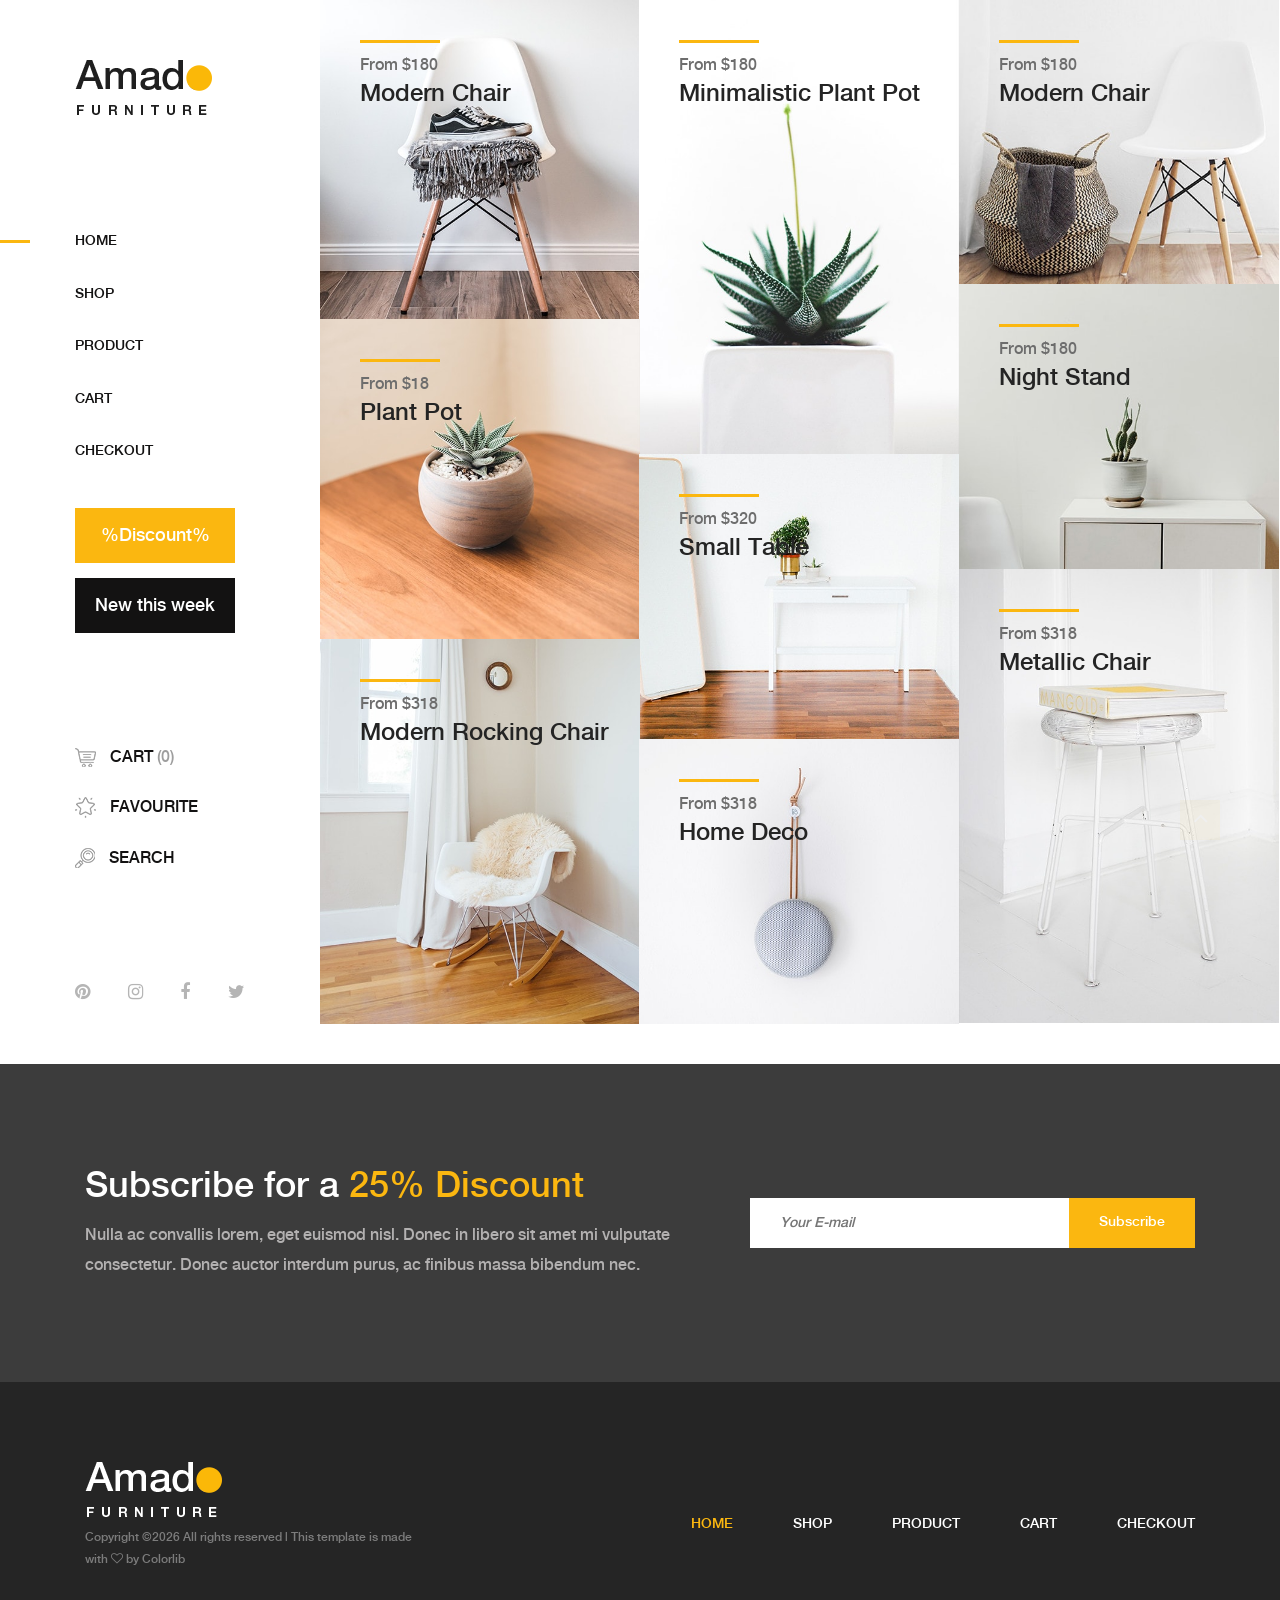
<file: template/amado/index.html>
<!DOCTYPE html>
<html lang="en">

<head>
    <meta charset="UTF-8">
    <meta name="description" content="">
    <meta http-equiv="X-UA-Compatible" content="IE=edge">
    <meta name="viewport" content="width=device-width, initial-scale=1, shrink-to-fit=no">
    <!-- The above 4 meta tags *must* come first in the head; any other head content must come *after* these tags -->

    <!-- Title  -->
    <title>Amado - Furniture Ecommerce Template | Home</title>

    <!-- Favicon  -->
    <link rel="icon" href="img/core-img/favicon.ico">

    <!-- Core Style CSS -->
    <link rel="stylesheet" href="css/core-style.css">
    <link rel="stylesheet" href="style.css">

</head>

<body>
    <!-- Search Wrapper Area Start -->
    <div class="search-wrapper section-padding-100">
        <div class="search-close">
            <i class="fa fa-close" aria-hidden="true"></i>
        </div>
        <div class="container">
            <div class="row">
                <div class="col-12">
                    <div class="search-content">
                        <form action="#" method="get">
                            <input type="search" name="search" id="search" placeholder="Type your keyword...">
                            <button type="submit"><img src="img/core-img/search.png" alt=""></button>
                        </form>
                    </div>
                </div>
            </div>
        </div>
    </div>
    <!-- Search Wrapper Area End -->

    <!-- ##### Main Content Wrapper Start ##### -->
    <div class="main-content-wrapper d-flex clearfix">

        <!-- Mobile Nav (max width 767px)-->
        <div class="mobile-nav">
            <!-- Navbar Brand -->
            <div class="amado-navbar-brand">
                <a href="index.html"><img src="img/core-img/logo.png" alt=""></a>
            </div>
            <!-- Navbar Toggler -->
            <div class="amado-navbar-toggler">
                <span></span><span></span><span></span>
            </div>
        </div>

        <!-- Header Area Start -->
        <header class="header-area clearfix">
            <!-- Close Icon -->
            <div class="nav-close">
                <i class="fa fa-close" aria-hidden="true"></i>
            </div>
            <!-- Logo -->
            <div class="logo">
                <a href="index.html"><img src="img/core-img/logo.png" alt=""></a>
            </div>
            <!-- Amado Nav -->
            <nav class="amado-nav">
                <ul>
                    <li class="active"><a href="index.html">Home</a></li>
                    <li><a href="shop.html">Shop</a></li>
                    <li><a href="product-details.html">Product</a></li>
                    <li><a href="cart.html">Cart</a></li>
                    <li><a href="checkout.html">Checkout</a></li>
                </ul>
            </nav>
            <!-- Button Group -->
            <div class="amado-btn-group mt-30 mb-100">
                <a href="#" class="btn amado-btn mb-15">%Discount%</a>
                <a href="#" class="btn amado-btn active">New this week</a>
            </div>
            <!-- Cart Menu -->
            <div class="cart-fav-search mb-100">
                <a href="cart.html" class="cart-nav"><img src="img/core-img/cart.png" alt=""> Cart <span>(0)</span></a>
                <a href="#" class="fav-nav"><img src="img/core-img/favorites.png" alt=""> Favourite</a>
                <a href="#" class="search-nav"><img src="img/core-img/search.png" alt=""> Search</a>
            </div>
            <!-- Social Button -->
            <div class="social-info d-flex justify-content-between">
                <a href="#"><i class="fa fa-pinterest" aria-hidden="true"></i></a>
                <a href="#"><i class="fa fa-instagram" aria-hidden="true"></i></a>
                <a href="#"><i class="fa fa-facebook" aria-hidden="true"></i></a>
                <a href="#"><i class="fa fa-twitter" aria-hidden="true"></i></a>
            </div>
        </header>
        <!-- Header Area End -->

        <!-- Product Catagories Area Start -->
        <div class="products-catagories-area clearfix">
            <div class="amado-pro-catagory clearfix">

                <!-- Single Catagory -->
                <div class="single-products-catagory clearfix">
                    <a href="shop.html">
                        <img src="img/bg-img/1.jpg" alt="">
                        <!-- Hover Content -->
                        <div class="hover-content">
                            <div class="line"></div>
                            <p>From $180</p>
                            <h4>Modern Chair</h4>
                        </div>
                    </a>
                </div>

                <!-- Single Catagory -->
                <div class="single-products-catagory clearfix">
                    <a href="shop.html">
                        <img src="img/bg-img/2.jpg" alt="">
                        <!-- Hover Content -->
                        <div class="hover-content">
                            <div class="line"></div>
                            <p>From $180</p>
                            <h4>Minimalistic Plant Pot</h4>
                        </div>
                    </a>
                </div>

                <!-- Single Catagory -->
                <div class="single-products-catagory clearfix">
                    <a href="shop.html">
                        <img src="img/bg-img/3.jpg" alt="">
                        <!-- Hover Content -->
                        <div class="hover-content">
                            <div class="line"></div>
                            <p>From $180</p>
                            <h4>Modern Chair</h4>
                        </div>
                    </a>
                </div>

                <!-- Single Catagory -->
                <div class="single-products-catagory clearfix">
                    <a href="shop.html">
                        <img src="img/bg-img/4.jpg" alt="">
                        <!-- Hover Content -->
                        <div class="hover-content">
                            <div class="line"></div>
                            <p>From $180</p>
                            <h4>Night Stand</h4>
                        </div>
                    </a>
                </div>

                <!-- Single Catagory -->
                <div class="single-products-catagory clearfix">
                    <a href="shop.html">
                        <img src="img/bg-img/5.jpg" alt="">
                        <!-- Hover Content -->
                        <div class="hover-content">
                            <div class="line"></div>
                            <p>From $18</p>
                            <h4>Plant Pot</h4>
                        </div>
                    </a>
                </div>

                <!-- Single Catagory -->
                <div class="single-products-catagory clearfix">
                    <a href="shop.html">
                        <img src="img/bg-img/6.jpg" alt="">
                        <!-- Hover Content -->
                        <div class="hover-content">
                            <div class="line"></div>
                            <p>From $320</p>
                            <h4>Small Table</h4>
                        </div>
                    </a>
                </div>

                <!-- Single Catagory -->
                <div class="single-products-catagory clearfix">
                    <a href="shop.html">
                        <img src="img/bg-img/7.jpg" alt="">
                        <!-- Hover Content -->
                        <div class="hover-content">
                            <div class="line"></div>
                            <p>From $318</p>
                            <h4>Metallic Chair</h4>
                        </div>
                    </a>
                </div>

                <!-- Single Catagory -->
                <div class="single-products-catagory clearfix">
                    <a href="shop.html">
                        <img src="img/bg-img/8.jpg" alt="">
                        <!-- Hover Content -->
                        <div class="hover-content">
                            <div class="line"></div>
                            <p>From $318</p>
                            <h4>Modern Rocking Chair</h4>
                        </div>
                    </a>
                </div>

                <!-- Single Catagory -->
                <div class="single-products-catagory clearfix">
                    <a href="shop.html">
                        <img src="img/bg-img/9.jpg" alt="">
                        <!-- Hover Content -->
                        <div class="hover-content">
                            <div class="line"></div>
                            <p>From $318</p>
                            <h4>Home Deco</h4>
                        </div>
                    </a>
                </div>
            </div>
        </div>
        <!-- Product Catagories Area End -->
    </div>
    <!-- ##### Main Content Wrapper End ##### -->

    <!-- ##### Newsletter Area Start ##### -->
    <section class="newsletter-area section-padding-100-0">
        <div class="container">
            <div class="row align-items-center">
                <!-- Newsletter Text -->
                <div class="col-12 col-lg-6 col-xl-7">
                    <div class="newsletter-text mb-100">
                        <h2>Subscribe for a <span>25% Discount</span></h2>
                        <p>Nulla ac convallis lorem, eget euismod nisl. Donec in libero sit amet mi vulputate consectetur. Donec auctor interdum purus, ac finibus massa bibendum nec.</p>
                    </div>
                </div>
                <!-- Newsletter Form -->
                <div class="col-12 col-lg-6 col-xl-5">
                    <div class="newsletter-form mb-100">
                        <form action="#" method="post">
                            <input type="email" name="email" class="nl-email" placeholder="Your E-mail">
                            <input type="submit" value="Subscribe">
                        </form>
                    </div>
                </div>
            </div>
        </div>
    </section>
    <!-- ##### Newsletter Area End ##### -->

    <!-- ##### Footer Area Start ##### -->
    <footer class="footer_area clearfix">
        <div class="container">
            <div class="row align-items-center">
                <!-- Single Widget Area -->
                <div class="col-12 col-lg-4">
                    <div class="single_widget_area">
                        <!-- Logo -->
                        <div class="footer-logo mr-50">
                            <a href="index.html"><img src="img/core-img/logo2.png" alt=""></a>
                        </div>
                        <!-- Copywrite Text -->
                        <p class="copywrite"><!-- Link back to Colorlib can't be removed. Template is licensed under CC BY 3.0. -->
Copyright &copy;<script>document.write(new Date().getFullYear());</script> All rights reserved | This template is made with <i class="fa fa-heart-o" aria-hidden="true"></i> by <a href="https://colorlib.com" target="_blank">Colorlib</a>
<!-- Link back to Colorlib can't be removed. Template is licensed under CC BY 3.0. --></p>
                    </div>
                </div>
                <!-- Single Widget Area -->
                <div class="col-12 col-lg-8">
                    <div class="single_widget_area">
                        <!-- Footer Menu -->
                        <div class="footer_menu">
                            <nav class="navbar navbar-expand-lg justify-content-end">
                                <button class="navbar-toggler" type="button" data-toggle="collapse" data-target="#footerNavContent" aria-controls="footerNavContent" aria-expanded="false" aria-label="Toggle navigation"><i class="fa fa-bars"></i></button>
                                <div class="collapse navbar-collapse" id="footerNavContent">
                                    <ul class="navbar-nav ml-auto">
                                        <li class="nav-item active">
                                            <a class="nav-link" href="index.html">Home</a>
                                        </li>
                                        <li class="nav-item">
                                            <a class="nav-link" href="shop.html">Shop</a>
                                        </li>
                                        <li class="nav-item">
                                            <a class="nav-link" href="product-details.html">Product</a>
                                        </li>
                                        <li class="nav-item">
                                            <a class="nav-link" href="cart.html">Cart</a>
                                        </li>
                                        <li class="nav-item">
                                            <a class="nav-link" href="checkout.html">Checkout</a>
                                        </li>
                                    </ul>
                                </div>
                            </nav>
                        </div>
                    </div>
                </div>
            </div>
        </div>
    </footer>
    <!-- ##### Footer Area End ##### -->

    <!-- ##### jQuery (Necessary for All JavaScript Plugins) ##### -->
    <script src="js/jquery/jquery-2.2.4.min.js"></script>
    <!-- Popper js -->
    <script src="js/popper.min.js"></script>
    <!-- Bootstrap js -->
    <script src="js/bootstrap.min.js"></script>
    <!-- Plugins js -->
    <script src="js/plugins.js"></script>
    <!-- Active js -->
    <script src="js/active.js"></script>

</body>

</html>
</file>
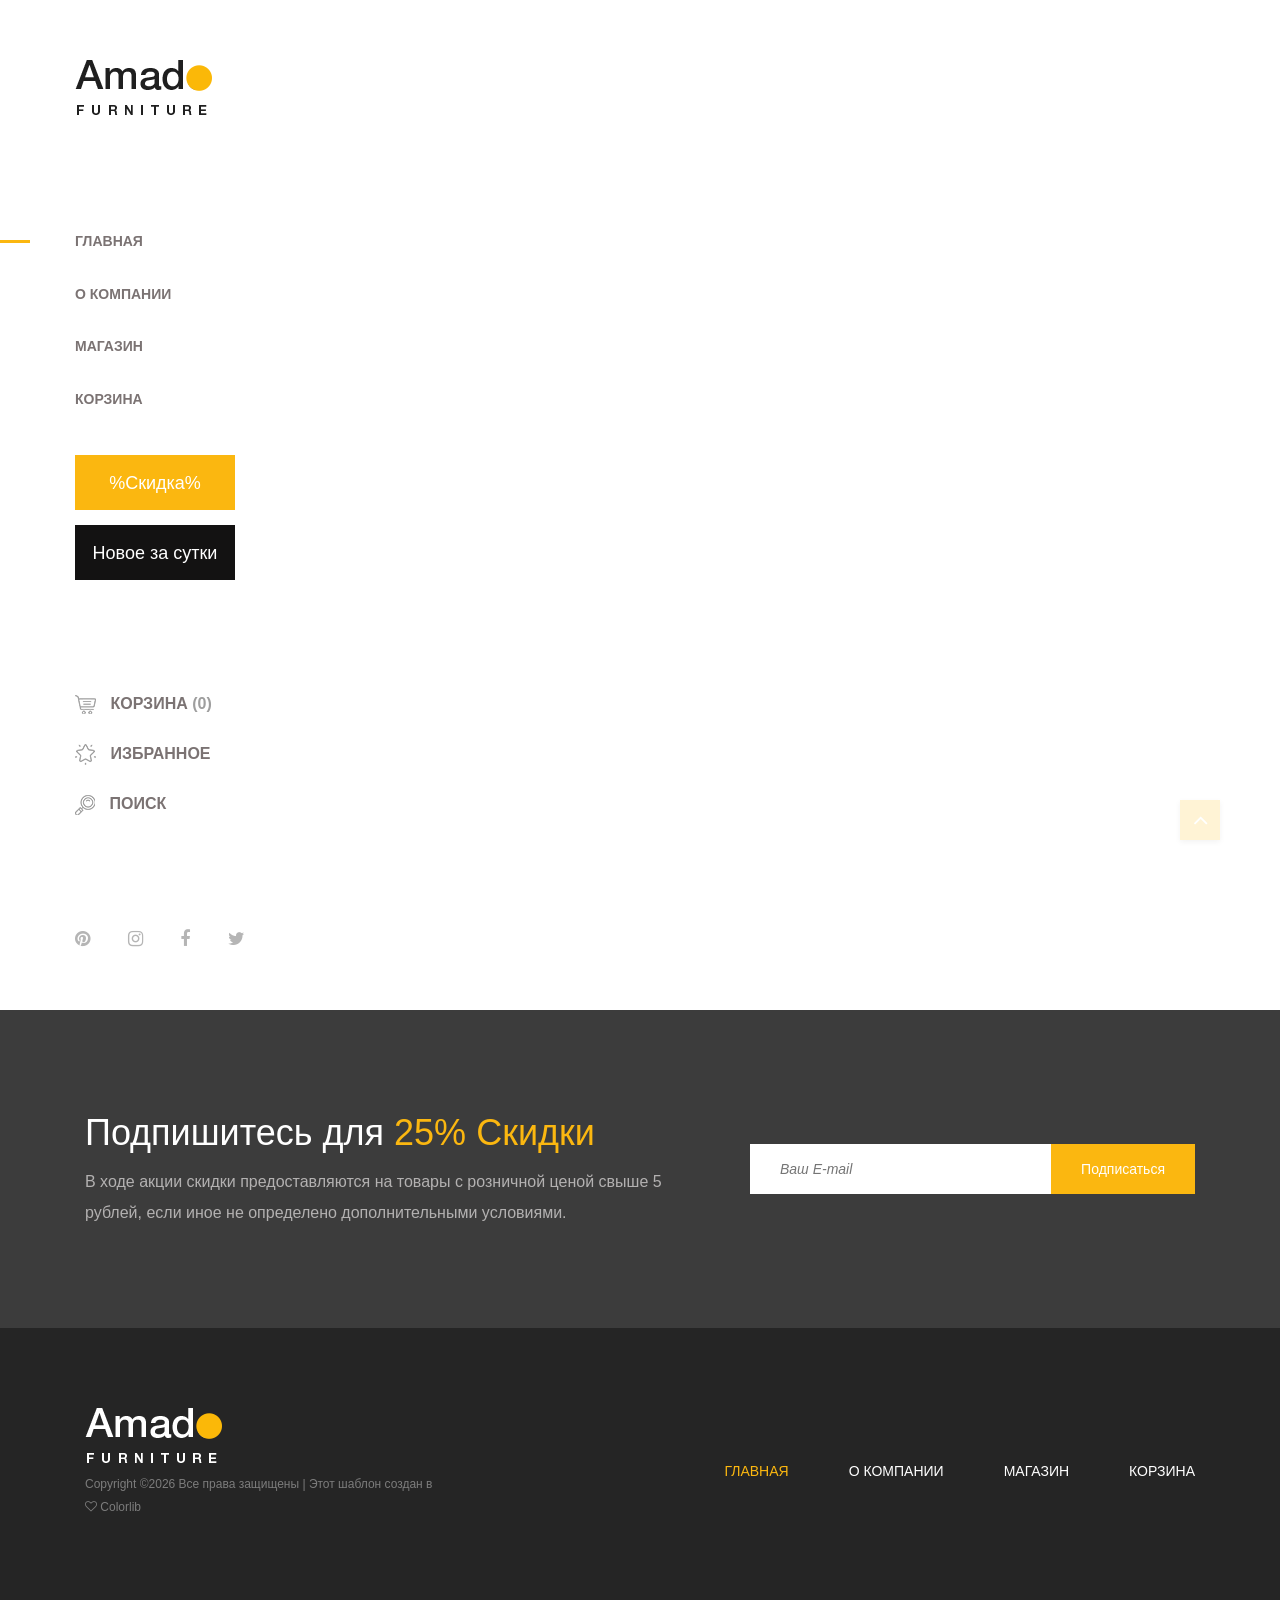
<file: template/amado_rus/index.html>
<!DOCTYPE html>
<html lang="en">

<head>
    <meta charset="UTF-8">
    <meta name="description" content="">
    <meta http-equiv="X-UA-Compatible" content="IE=edge">
    <meta name="viewport" content="width=device-width, initial-scale=1, shrink-to-fit=no">
    <!-- The above 4 meta tags *must* come first in the head; any other head content must come *after* these tags -->

    <!-- Title  -->
    <title>Amado - Мебель и декор</title>

    <!-- Favicon  -->
    <link rel="icon" href="img/core-img/favicon.ico">

    <!-- Core Style CSS -->
    <link rel="stylesheet" href="css/core-style.css">

</head>

<body>
    <!-- Search Wrapper Area Start -->
    <div class="search-wrapper section-padding-100">
        <div class="search-close">
            <i class="fa fa-close" aria-hidden="true"></i>
        </div>
        <div class="container">
            <div class="row">
                <div class="col-12">
                    <div class="search-content">
                        <form action="#" method="get">
                            <input type="search" name="search" id="search" placeholder="Введите ключевое слово...">
                            <button type="submit"><img src="img/core-img/search.png" alt=""></button>
                        </form>
                    </div>
                </div>
            </div>
        </div>
    </div>
    <!-- Search Wrapper Area End -->

    <!-- ##### Main Content Wrapper Start ##### -->
    <div class="main-content-wrapper d-flex clearfix">

        <!-- Mobile Nav (max width 767px)-->
        <div class="mobile-nav">
            <!-- Navbar Brand -->
            <div class="amado-navbar-brand">
                <a href="index.html"><img src="img/core-img/logo.png" alt=""></a>
            </div>
            <!-- Navbar Toggler -->
            <div class="amado-navbar-toggler">
                <span></span><span></span><span></span>
            </div>
        </div>

        <!-- Header Area Start -->
        <header class="header-area clearfix">
            <!-- Close Icon -->
            <div class="nav-close">
                <i class="fa fa-close" aria-hidden="true"></i>
            </div>
            <!-- Logo -->
            <div class="logo">
                <a href="index.html"><img src="img/core-img/logo.png" alt="" title="Мебель и декор"></a>
            </div>
            <!-- Amado Nav -->
            <nav class="amado-nav">
                <ul>
                    <li class="active"><a href="index.html">Главная</a></li>
                    <li><a href="#">О компании</a></li>
                    <li><a href="#">Магазин</a></li>
                    <li><a href="#">Корзина</a></li>
                </ul>
            </nav>
            <!-- Button Group -->
            <div class="amado-btn-group mt-30 mb-100">
                <a href="#" class="btn amado-btn mb-15">%Скидка%</a>
                <a href="#" class="btn amado-btn active">Новое за сутки</a>
            </div>
            <!-- Cart Menu -->
            <div class="cart-fav-search mb-100">
                <a href="cart.html" class="cart-nav"><img src="img/core-img/cart.png" alt=""> Корзина <span>(0)</span></a>
                <a href="#" class="fav-nav"><img src="img/core-img/favorites.png" alt=""> Избранное</a>
                <a href="#" class="search-nav"><img src="img/core-img/search.png" alt=""> Поиск</a>
            </div>
            <!-- Social Button -->
            <div class="social-info d-flex justify-content-between">
                <a href="#"><i class="fa fa-pinterest" aria-hidden="true"></i></a>
                <a href="#"><i class="fa fa-instagram" aria-hidden="true"></i></a>
                <a href="#"><i class="fa fa-facebook" aria-hidden="true"></i></a>
                <a href="#"><i class="fa fa-twitter" aria-hidden="true"></i></a>
            </div>
        </header>
        <!-- Header Area End -->


                             

            <!-- Изменяемое содержимое здесь -->


               

    </div>
    <!-- ##### Main Content Wrapper End ##### -->

    <!-- ##### Newsletter Area Start ##### -->
    <section class="newsletter-area section-padding-100-0">
        <div class="container">
            <div class="row align-items-center">
                <!-- Newsletter Text -->
                <div class="col-12 col-lg-6 col-xl-7">
                    <div class="newsletter-text mb-100">
                        <h2>Подпишитесь для <span>25% Скидки</span></h2>
                        <p>В ходе акции скидки предоставляются на товары с розничной ценой свыше 5 рублей, если иное не определено дополнительными условиями.</p>
                    </div>
                </div>
                <!-- Newsletter Form -->
                <div class="col-12 col-lg-6 col-xl-5">
                    <div class="newsletter-form mb-100">
                        <form action="#" method="post">
                            <input type="email" name="email" class="nl-email" placeholder="Ваш E-mail">
                            <input type="submit" value="Подписаться">
                        </form>
                    </div>
                </div>
            </div>
        </div>
    </section>
    <!-- ##### Newsletter Area End ##### -->

    <!-- ##### Footer Area Start ##### -->
    <footer class="footer_area clearfix">
        <div class="container">
            <div class="row align-items-center">
                <!-- Single Widget Area -->
                <div class="col-12 col-lg-4">
                    <div class="single_widget_area">
                        <!-- Logo -->
                        <div class="footer-logo mr-50">
                            <a href="index.html"><img src="img/core-img/logo2.png" alt=""></a>
                        </div>
                        <!-- Copywrite Text -->
                        <p class="copywrite"><!-- Link back to Colorlib can't be removed. Template is licensed under CC BY 3.0. -->
Copyright &copy;<script>document.write(new Date().getFullYear());</script> Все права защищены | Этот шаблон создан в <i class="fa fa-heart-o" aria-hidden="true"></i> <a href="https://colorlib.com" target="_blank">Colorlib</a>
<!-- Link back to Colorlib can't be removed. Template is licensed under CC BY 3.0. --></p>
                    </div>
                </div>
                <!-- Single Widget Area -->
                <div class="col-12 col-lg-8">
                    <div class="single_widget_area">
                        <!-- Footer Menu -->
                        <div class="footer_menu">
                            <nav class="navbar navbar-expand-lg justify-content-end">
                                <button class="navbar-toggler" type="button" data-toggle="collapse" data-target="#footerNavContent" aria-controls="footerNavContent" aria-expanded="false" aria-label="Toggle navigation"><i class="fa fa-bars"></i></button>
                                <div class="collapse navbar-collapse" id="footerNavContent">
                                    <ul class="navbar-nav ml-auto">
                                        <li class="nav-item active">
                                            <a class="nav-link" href="index.html">Главная</a>
                                        </li>
                                        <li class="nav-item">
                                            <a class="nav-link" href="#">О компании</a>
                                        </li>
                                        <li class="nav-item">
                                            <a class="nav-link" href="#">Магазин</a>
                                        </li>
                                        <li class="nav-item">
                                            <a class="nav-link" href="#">Корзина</a>
                                        </li>
                                    </ul>
                                </div>
                            </nav>
                        </div>
                    </div>
                </div>
            </div>
        </div>
    </footer>
    <!-- ##### Footer Area End ##### -->

    <!-- ##### jQuery (Necessary for All JavaScript Plugins) ##### -->
    <script src="js/jquery/jquery-2.2.4.min.js"></script>
    <!-- Popper js -->
    <script src="js/popper.min.js"></script>
    <!-- Bootstrap js -->
    <script src="js/bootstrap.min.js"></script>
    <!-- Plugins js -->
    <script src="js/plugins.js"></script>
    <!-- Active js -->
    <script src="js/active.js"></script>

</body>

</html>
</file>
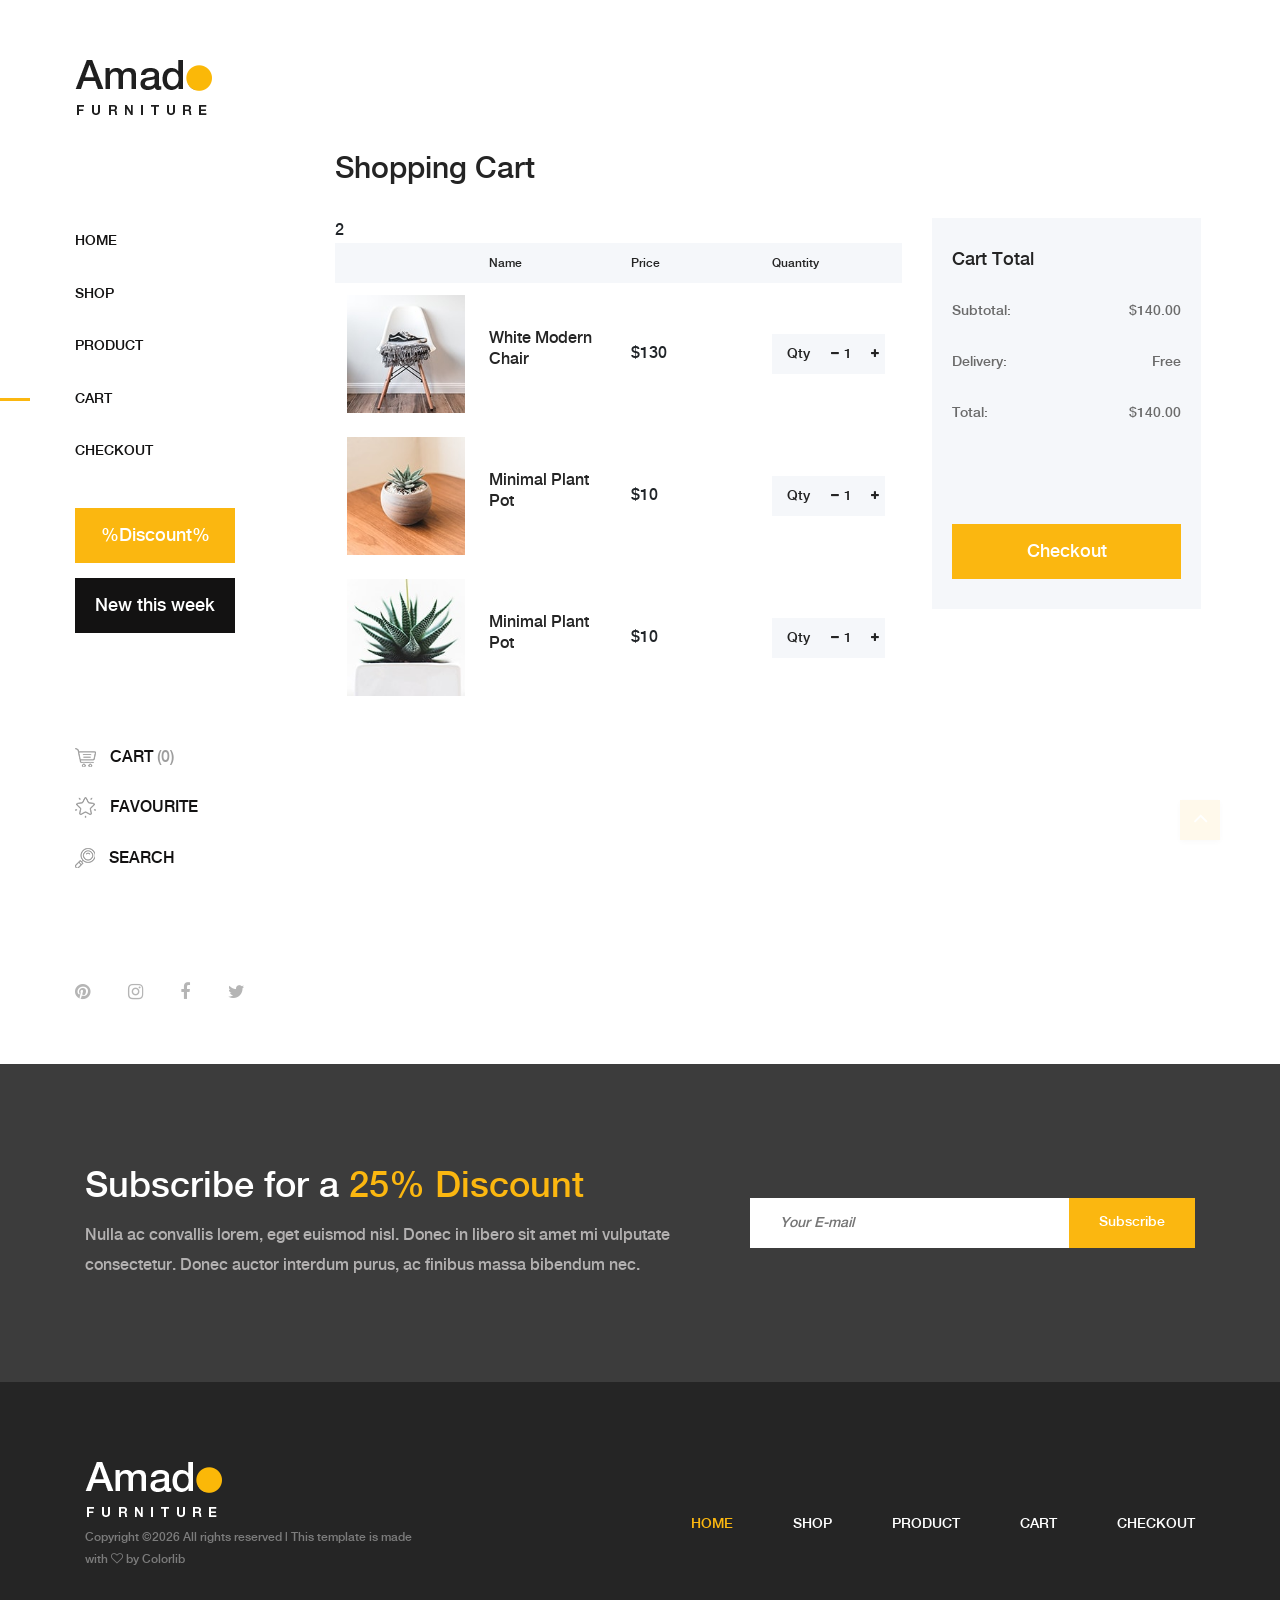
<file: template/amado/cart.html>
<!DOCTYPE html>
<html lang="en">

<head>
    <meta charset="UTF-8">
    <meta name="description" content="">
    <meta http-equiv="X-UA-Compatible" content="IE=edge">
    <meta name="viewport" content="width=device-width, initial-scale=1, shrink-to-fit=no">
    <!-- The above 4 meta tags *must* come first in the head; any other head content must come *after* these tags -->

    <!-- Title  -->
    <title>Amado - Furniture Ecommerce Template | Cart</title>

    <!-- Favicon  -->
    <link rel="icon" href="img/core-img/favicon.ico">

    <!-- Core Style CSS -->
    <link rel="stylesheet" href="css/core-style.css">
    <link rel="stylesheet" href="style.css">

</head>

<body>
    <!-- Search Wrapper Area Start -->
    <div class="search-wrapper section-padding-100">
        <div class="search-close">
            <i class="fa fa-close" aria-hidden="true"></i>
        </div>
        <div class="container">
            <div class="row">
                <div class="col-12">
                    <div class="search-content">
                        <form action="#" method="get">
                            <input type="search" name="search" id="search" placeholder="Type your keyword...">
                            <button type="submit"><img src="img/core-img/search.png" alt=""></button>
                        </form>
                    </div>
                </div>
            </div>
        </div>
    </div>
    <!-- Search Wrapper Area End -->

    <!-- ##### Main Content Wrapper Start ##### -->
    <div class="main-content-wrapper d-flex clearfix">

        <!-- Mobile Nav (max width 767px)-->
        <div class="mobile-nav">
            <!-- Navbar Brand -->
            <div class="amado-navbar-brand">
                <a href="index.html"><img src="img/core-img/logo.png" alt=""></a>
            </div>
            <!-- Navbar Toggler -->
            <div class="amado-navbar-toggler">
                <span></span><span></span><span></span>
            </div>
        </div>

        <!-- Header Area Start -->
        <header class="header-area clearfix">
            <!-- Close Icon -->
            <div class="nav-close">
                <i class="fa fa-close" aria-hidden="true"></i>
            </div>
            <!-- Logo -->
            <div class="logo">
                <a href="index.html"><img src="img/core-img/logo.png" alt=""></a>
            </div>
            <!-- Amado Nav -->
            <nav class="amado-nav">
                <ul>
                    <li><a href="index.html">Home</a></li>
                    <li><a href="shop.html">Shop</a></li>
                    <li><a href="product-details.html">Product</a></li>
                    <li class="active"><a href="cart.html">Cart</a></li>
                    <li><a href="checkout.html">Checkout</a></li>
                </ul>
            </nav>
            <!-- Button Group -->
            <div class="amado-btn-group mt-30 mb-100">
                <a href="#" class="btn amado-btn mb-15">%Discount%</a>
                <a href="#" class="btn amado-btn active">New this week</a>
            </div>
            <!-- Cart Menu -->
            <div class="cart-fav-search mb-100">
                <a href="cart.html" class="cart-nav"><img src="img/core-img/cart.png" alt=""> Cart <span>(0)</span></a>
                <a href="#" class="fav-nav"><img src="img/core-img/favorites.png" alt=""> Favourite</a>
                <a href="#" class="search-nav"><img src="img/core-img/search.png" alt=""> Search</a>
            </div>
            <!-- Social Button -->
            <div class="social-info d-flex justify-content-between">
                <a href="#"><i class="fa fa-pinterest" aria-hidden="true"></i></a>
                <a href="#"><i class="fa fa-instagram" aria-hidden="true"></i></a>
                <a href="#"><i class="fa fa-facebook" aria-hidden="true"></i></a>
                <a href="#"><i class="fa fa-twitter" aria-hidden="true"></i></a>
            </div>
        </header>
        <!-- Header Area End -->

        <div class="cart-table-area section-padding-100">
            <div class="container-fluid">
                <div class="row">
                    <div class="col-12 col-lg-8">
                        <div class="cart-title mt-50">
                            <h2>Shopping Cart</h2>
                        </div>2

                        <div class="cart-table clearfix">
                            <table class="table table-responsive">
                                <thead>
                                    <tr>
                                        <th></th>
                                        <th>Name</th>
                                        <th>Price</th>
                                        <th>Quantity</th>
                                    </tr>
                                </thead>
                                <tbody>
                                    <tr>
                                        <td class="cart_product_img">
                                            <a href="#"><img src="img/bg-img/cart1.jpg" alt="Product"></a>
                                        </td>
                                        <td class="cart_product_desc">
                                            <h5>White Modern Chair</h5>
                                        </td>
                                        <td class="price">
                                            <span>$130</span>
                                        </td>
                                        <td class="qty">
                                            <div class="qty-btn d-flex">
                                                <p>Qty</p>
                                                <div class="quantity">
                                                    <span class="qty-minus" onclick="var effect = document.getElementById('qty'); var qty = effect.value; if( !isNaN( qty ) &amp;&amp; qty &gt; 1 ) effect.value--;return false;"><i class="fa fa-minus" aria-hidden="true"></i></span>
                                                    <input type="number" class="qty-text" id="qty" step="1" min="1" max="300" name="quantity" value="1">
                                                    <span class="qty-plus" onclick="var effect = document.getElementById('qty'); var qty = effect.value; if( !isNaN( qty )) effect.value++;return false;"><i class="fa fa-plus" aria-hidden="true"></i></span>
                                                </div>
                                            </div>
                                        </td>
                                    </tr>
                                    <tr>
                                        <td class="cart_product_img">
                                            <a href="#"><img src="img/bg-img/cart2.jpg" alt="Product"></a>
                                        </td>
                                        <td class="cart_product_desc">
                                            <h5>Minimal Plant Pot</h5>
                                        </td>
                                        <td class="price">
                                            <span>$10</span>
                                        </td>
                                        <td class="qty">
                                            <div class="qty-btn d-flex">
                                                <p>Qty</p>
                                                <div class="quantity">
                                                    <span class="qty-minus" onclick="var effect = document.getElementById('qty2'); var qty = effect.value; if( !isNaN( qty ) &amp;&amp; qty &gt; 1 ) effect.value--;return false;"><i class="fa fa-minus" aria-hidden="true"></i></span>
                                                    <input type="number" class="qty-text" id="qty2" step="1" min="1" max="300" name="quantity" value="1">
                                                    <span class="qty-plus" onclick="var effect = document.getElementById('qty2'); var qty = effect.value; if( !isNaN( qty )) effect.value++;return false;"><i class="fa fa-plus" aria-hidden="true"></i></span>
                                                </div>
                                            </div>
                                        </td>
                                    </tr>
                                    <tr>
                                        <td class="cart_product_img">
                                            <a href="#"><img src="img/bg-img/cart3.jpg" alt="Product"></a>
                                        </td>
                                        <td class="cart_product_desc">
                                            <h5>Minimal Plant Pot</h5>
                                        </td>
                                        <td class="price">
                                            <span>$10</span>
                                        </td>
                                        <td class="qty">
                                            <div class="qty-btn d-flex">
                                                <p>Qty</p>
                                                <div class="quantity">
                                                    <span class="qty-minus" onclick="var effect = document.getElementById('qty3'); var qty = effect.value; if( !isNaN( qty ) &amp;&amp; qty &gt; 1 ) effect.value--;return false;"><i class="fa fa-minus" aria-hidden="true"></i></span>
                                                    <input type="number" class="qty-text" id="qty3" step="1" min="1" max="300" name="quantity" value="1">
                                                    <span class="qty-plus" onclick="var effect = document.getElementById('qty3'); var qty = effect.value; if( !isNaN( qty )) effect.value++;return false;"><i class="fa fa-plus" aria-hidden="true"></i></span>
                                                </div>
                                            </div>
                                        </td>
                                    </tr>
                                </tbody>
                            </table>
                        </div>
                    </div>
                    <div class="col-12 col-lg-4">
                        <div class="cart-summary">
                            <h5>Cart Total</h5>
                            <ul class="summary-table">
                                <li><span>subtotal:</span> <span>$140.00</span></li>
                                <li><span>delivery:</span> <span>Free</span></li>
                                <li><span>total:</span> <span>$140.00</span></li>
                            </ul>
                            <div class="cart-btn mt-100">
                                <a href="cart.html" class="btn amado-btn w-100">Checkout</a>
                            </div>
                        </div>
                    </div>
                </div>
            </div>
        </div>
    </div>
    <!-- ##### Main Content Wrapper End ##### -->

    <!-- ##### Newsletter Area Start ##### -->
    <section class="newsletter-area section-padding-100-0">
        <div class="container">
            <div class="row align-items-center">
                <!-- Newsletter Text -->
                <div class="col-12 col-lg-6 col-xl-7">
                    <div class="newsletter-text mb-100">
                        <h2>Subscribe for a <span>25% Discount</span></h2>
                        <p>Nulla ac convallis lorem, eget euismod nisl. Donec in libero sit amet mi vulputate consectetur. Donec auctor interdum purus, ac finibus massa bibendum nec.</p>
                    </div>
                </div>
                <!-- Newsletter Form -->
                <div class="col-12 col-lg-6 col-xl-5">
                    <div class="newsletter-form mb-100">
                        <form action="#" method="post">
                            <input type="email" name="email" class="nl-email" placeholder="Your E-mail">
                            <input type="submit" value="Subscribe">
                        </form>
                    </div>
                </div>
            </div>
        </div>
    </section>
    <!-- ##### Newsletter Area End ##### -->

    <!-- ##### Footer Area Start ##### -->
    <footer class="footer_area clearfix">
        <div class="container">
            <div class="row align-items-center">
                <!-- Single Widget Area -->
                <div class="col-12 col-lg-4">
                    <div class="single_widget_area">
                        <!-- Logo -->
                        <div class="footer-logo mr-50">
                            <a href="index.html"><img src="img/core-img/logo2.png" alt=""></a>
                        </div>
                        <!-- Copywrite Text -->
                        <p class="copywrite"><!-- Link back to Colorlib can't be removed. Template is licensed under CC BY 3.0. -->
Copyright &copy;<script>document.write(new Date().getFullYear());</script> All rights reserved | This template is made with <i class="fa fa-heart-o" aria-hidden="true"></i> by <a href="https://colorlib.com" target="_blank">Colorlib</a>
<!-- Link back to Colorlib can't be removed. Template is licensed under CC BY 3.0. --></p>
                    </div>
                </div>
                <!-- Single Widget Area -->
                <div class="col-12 col-lg-8">
                    <div class="single_widget_area">
                        <!-- Footer Menu -->
                        <div class="footer_menu">
                            <nav class="navbar navbar-expand-lg justify-content-end">
                                <button class="navbar-toggler" type="button" data-toggle="collapse" data-target="#footerNavContent" aria-controls="footerNavContent" aria-expanded="false" aria-label="Toggle navigation"><i class="fa fa-bars"></i></button>
                                <div class="collapse navbar-collapse" id="footerNavContent">
                                    <ul class="navbar-nav ml-auto">
                                        <li class="nav-item active">
                                            <a class="nav-link" href="index.html">Home</a>
                                        </li>
                                        <li class="nav-item">
                                            <a class="nav-link" href="shop.html">Shop</a>
                                        </li>
                                        <li class="nav-item">
                                            <a class="nav-link" href="product-details.html">Product</a>
                                        </li>
                                        <li class="nav-item">
                                            <a class="nav-link" href="cart.html">Cart</a>
                                        </li>
                                        <li class="nav-item">
                                            <a class="nav-link" href="checkout.html">Checkout</a>
                                        </li>
                                    </ul>
                                </div>
                            </nav>
                        </div>
                    </div>
                </div>
            </div>
        </div>
    </footer>
    <!-- ##### Footer Area End ##### -->

    <!-- ##### jQuery (Necessary for All JavaScript Plugins) ##### -->
    <script src="js/jquery/jquery-2.2.4.min.js"></script>
    <!-- Popper js -->
    <script src="js/popper.min.js"></script>
    <!-- Bootstrap js -->
    <script src="js/bootstrap.min.js"></script>
    <!-- Plugins js -->
    <script src="js/plugins.js"></script>
    <!-- Active js -->
    <script src="js/active.js"></script>

</body>

</html>
</file>
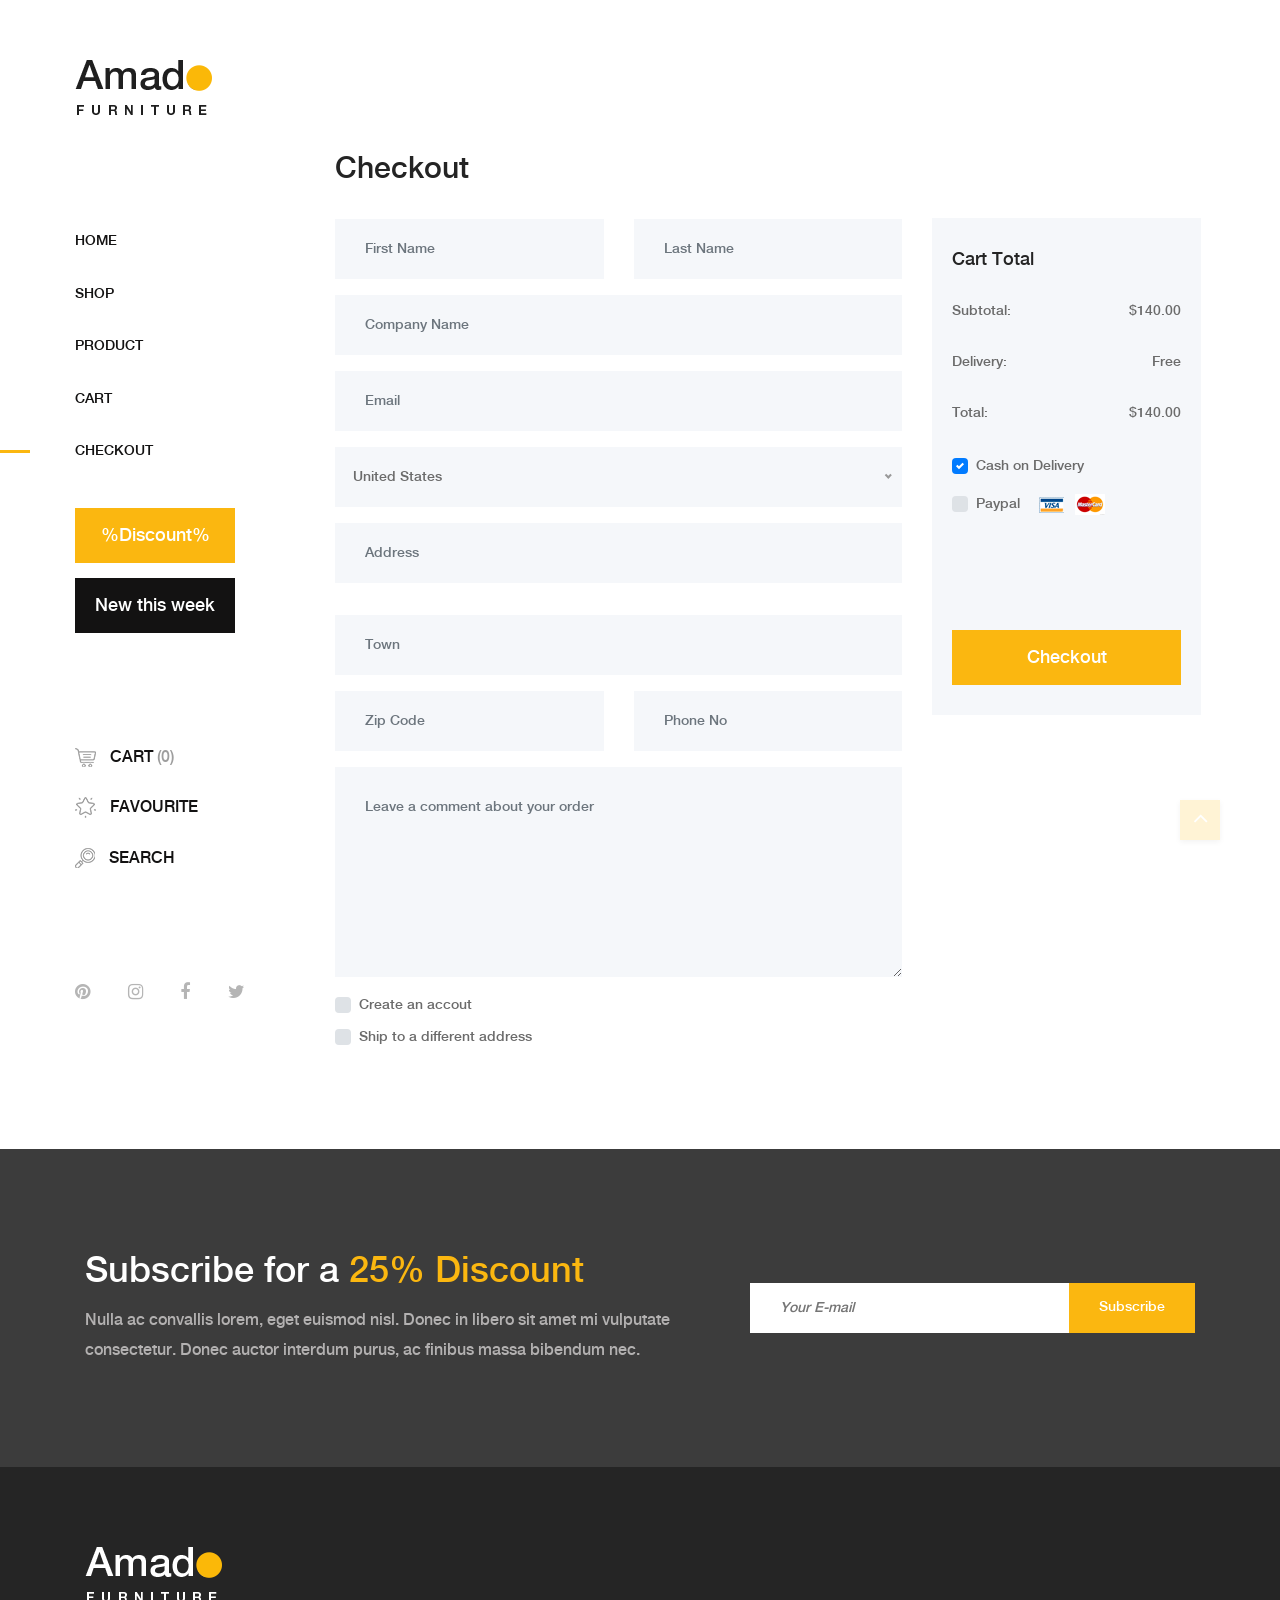
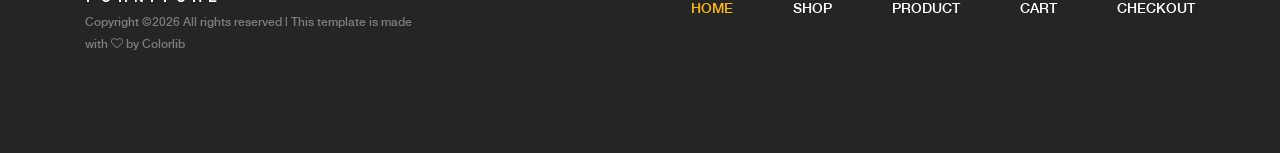
<file: template/amado/checkout.html>
<!DOCTYPE html>
<html lang="en">

<head>
    <meta charset="UTF-8">
    <meta name="description" content="">
    <meta http-equiv="X-UA-Compatible" content="IE=edge">
    <meta name="viewport" content="width=device-width, initial-scale=1, shrink-to-fit=no">
    <!-- The above 4 meta tags *must* come first in the head; any other head content must come *after* these tags -->

    <!-- Title  -->
    <title>Amado - Furniture Ecommerce Template | Checkout</title>

    <!-- Favicon  -->
    <link rel="icon" href="img/core-img/favicon.ico">

    <!-- Core Style CSS -->
    <link rel="stylesheet" href="css/core-style.css">
    <link rel="stylesheet" href="style.css">

</head>

<body>
    <!-- Search Wrapper Area Start -->
    <div class="search-wrapper section-padding-100">
        <div class="search-close">
            <i class="fa fa-close" aria-hidden="true"></i>
        </div>
        <div class="container">
            <div class="row">
                <div class="col-12">
                    <div class="search-content">
                        <form action="#" method="get">
                            <input type="search" name="search" id="search" placeholder="Type your keyword...">
                            <button type="submit"><img src="img/core-img/search.png" alt=""></button>
                        </form>
                    </div>
                </div>
            </div>
        </div>
    </div>
    <!-- Search Wrapper Area End -->

    <!-- ##### Main Content Wrapper Start ##### -->
    <div class="main-content-wrapper d-flex clearfix">

        <!-- Mobile Nav (max width 767px)-->
        <div class="mobile-nav">
            <!-- Navbar Brand -->
            <div class="amado-navbar-brand">
                <a href="index.html"><img src="img/core-img/logo.png" alt=""></a>
            </div>
            <!-- Navbar Toggler -->
            <div class="amado-navbar-toggler">
                <span></span><span></span><span></span>
            </div>
        </div>

        <!-- Header Area Start -->
        <header class="header-area clearfix">
            <!-- Close Icon -->
            <div class="nav-close">
                <i class="fa fa-close" aria-hidden="true"></i>
            </div>
            <!-- Logo -->
            <div class="logo">
                <a href="index.html"><img src="img/core-img/logo.png" alt=""></a>
            </div>
            <!-- Amado Nav -->
            <nav class="amado-nav">
                <ul>
                    <li><a href="index.html">Home</a></li>
                    <li><a href="shop.html">Shop</a></li>
                    <li><a href="product-details.html">Product</a></li>
                    <li><a href="cart.html">Cart</a></li>
                    <li class="active"><a href="checkout.html">Checkout</a></li>
                </ul>
            </nav>
            <!-- Button Group -->
            <div class="amado-btn-group mt-30 mb-100">
                <a href="#" class="btn amado-btn mb-15">%Discount%</a>
                <a href="#" class="btn amado-btn active">New this week</a>
            </div>
            <!-- Cart Menu -->
            <div class="cart-fav-search mb-100">
                <a href="cart.html" class="cart-nav"><img src="img/core-img/cart.png" alt=""> Cart <span>(0)</span></a>
                <a href="#" class="fav-nav"><img src="img/core-img/favorites.png" alt=""> Favourite</a>
                <a href="#" class="search-nav"><img src="img/core-img/search.png" alt=""> Search</a>
            </div>
            <!-- Social Button -->
            <div class="social-info d-flex justify-content-between">
                <a href="#"><i class="fa fa-pinterest" aria-hidden="true"></i></a>
                <a href="#"><i class="fa fa-instagram" aria-hidden="true"></i></a>
                <a href="#"><i class="fa fa-facebook" aria-hidden="true"></i></a>
                <a href="#"><i class="fa fa-twitter" aria-hidden="true"></i></a>
            </div>
        </header>
        <!-- Header Area End -->

        <div class="cart-table-area section-padding-100">
            <div class="container-fluid">
                <div class="row">
                    <div class="col-12 col-lg-8">
                        <div class="checkout_details_area mt-50 clearfix">

                            <div class="cart-title">
                                <h2>Checkout</h2>
                            </div>

                            <form action="#" method="post">
                                <div class="row">
                                    <div class="col-md-6 mb-3">
                                        <input type="text" class="form-control" id="first_name" value="" placeholder="First Name" required>
                                    </div>
                                    <div class="col-md-6 mb-3">
                                        <input type="text" class="form-control" id="last_name" value="" placeholder="Last Name" required>
                                    </div>
                                    <div class="col-12 mb-3">
                                        <input type="text" class="form-control" id="company" placeholder="Company Name" value="">
                                    </div>
                                    <div class="col-12 mb-3">
                                        <input type="email" class="form-control" id="email" placeholder="Email" value="">
                                    </div>
                                    <div class="col-12 mb-3">
                                        <select class="w-100" id="country">
                                        <option value="usa">United States</option>
                                        <option value="uk">United Kingdom</option>
                                        <option value="ger">Germany</option>
                                        <option value="fra">France</option>
                                        <option value="ind">India</option>
                                        <option value="aus">Australia</option>
                                        <option value="bra">Brazil</option>
                                        <option value="cana">Canada</option>
                                    </select>
                                    </div>
                                    <div class="col-12 mb-3">
                                        <input type="text" class="form-control mb-3" id="street_address" placeholder="Address" value="">
                                    </div>
                                    <div class="col-12 mb-3">
                                        <input type="text" class="form-control" id="city" placeholder="Town" value="">
                                    </div>
                                    <div class="col-md-6 mb-3">
                                        <input type="text" class="form-control" id="zipCode" placeholder="Zip Code" value="">
                                    </div>
                                    <div class="col-md-6 mb-3">
                                        <input type="number" class="form-control" id="phone_number" min="0" placeholder="Phone No" value="">
                                    </div>
                                    <div class="col-12 mb-3">
                                        <textarea name="comment" class="form-control w-100" id="comment" cols="30" rows="10" placeholder="Leave a comment about your order"></textarea>
                                    </div>

                                    <div class="col-12">
                                        <div class="custom-control custom-checkbox d-block mb-2">
                                            <input type="checkbox" class="custom-control-input" id="customCheck2">
                                            <label class="custom-control-label" for="customCheck2">Create an accout</label>
                                        </div>
                                        <div class="custom-control custom-checkbox d-block">
                                            <input type="checkbox" class="custom-control-input" id="customCheck3">
                                            <label class="custom-control-label" for="customCheck3">Ship to a different address</label>
                                        </div>
                                    </div>
                                </div>
                            </form>
                        </div>
                    </div>
                    <div class="col-12 col-lg-4">
                        <div class="cart-summary">
                            <h5>Cart Total</h5>
                            <ul class="summary-table">
                                <li><span>subtotal:</span> <span>$140.00</span></li>
                                <li><span>delivery:</span> <span>Free</span></li>
                                <li><span>total:</span> <span>$140.00</span></li>
                            </ul>

                            <div class="payment-method">
                                <!-- Cash on delivery -->
                                <div class="custom-control custom-checkbox mr-sm-2">
                                    <input type="checkbox" class="custom-control-input" id="cod" checked>
                                    <label class="custom-control-label" for="cod">Cash on Delivery</label>
                                </div>
                                <!-- Paypal -->
                                <div class="custom-control custom-checkbox mr-sm-2">
                                    <input type="checkbox" class="custom-control-input" id="paypal">
                                    <label class="custom-control-label" for="paypal">Paypal <img class="ml-15" src="img/core-img/paypal.png" alt=""></label>
                                </div>
                            </div>

                            <div class="cart-btn mt-100">
                                <a href="#" class="btn amado-btn w-100">Checkout</a>
                            </div>
                        </div>
                    </div>
                </div>
            </div>
        </div>
    </div>
    <!-- ##### Main Content Wrapper End ##### -->

    <!-- ##### Newsletter Area Start ##### -->
    <section class="newsletter-area section-padding-100-0">
        <div class="container">
            <div class="row align-items-center">
                <!-- Newsletter Text -->
                <div class="col-12 col-lg-6 col-xl-7">
                    <div class="newsletter-text mb-100">
                        <h2>Subscribe for a <span>25% Discount</span></h2>
                        <p>Nulla ac convallis lorem, eget euismod nisl. Donec in libero sit amet mi vulputate consectetur. Donec auctor interdum purus, ac finibus massa bibendum nec.</p>
                    </div>
                </div>
                <!-- Newsletter Form -->
                <div class="col-12 col-lg-6 col-xl-5">
                    <div class="newsletter-form mb-100">
                        <form action="#" method="post">
                            <input type="email" name="email" class="nl-email" placeholder="Your E-mail">
                            <input type="submit" value="Subscribe">
                        </form>
                    </div>
                </div>
            </div>
        </div>
    </section>
    <!-- ##### Newsletter Area End ##### -->

    <!-- ##### Footer Area Start ##### -->
    <footer class="footer_area clearfix">
        <div class="container">
            <div class="row align-items-center">
                <!-- Single Widget Area -->
                <div class="col-12 col-lg-4">
                    <div class="single_widget_area">
                        <!-- Logo -->
                        <div class="footer-logo mr-50">
                            <a href="index.html"><img src="img/core-img/logo2.png" alt=""></a>
                        </div>
                        <!-- Copywrite Text -->
                        <p class="copywrite"><!-- Link back to Colorlib can't be removed. Template is licensed under CC BY 3.0. -->
Copyright &copy;<script>document.write(new Date().getFullYear());</script> All rights reserved | This template is made with <i class="fa fa-heart-o" aria-hidden="true"></i> by <a href="https://colorlib.com" target="_blank">Colorlib</a>
<!-- Link back to Colorlib can't be removed. Template is licensed under CC BY 3.0. --></p>
                    </div>
                </div>
                <!-- Single Widget Area -->
                <div class="col-12 col-lg-8">
                    <div class="single_widget_area">
                        <!-- Footer Menu -->
                        <div class="footer_menu">
                            <nav class="navbar navbar-expand-lg justify-content-end">
                                <button class="navbar-toggler" type="button" data-toggle="collapse" data-target="#footerNavContent" aria-controls="footerNavContent" aria-expanded="false" aria-label="Toggle navigation"><i class="fa fa-bars"></i></button>
                                <div class="collapse navbar-collapse" id="footerNavContent">
                                    <ul class="navbar-nav ml-auto">
                                        <li class="nav-item active">
                                            <a class="nav-link" href="index.html">Home</a>
                                        </li>
                                        <li class="nav-item">
                                            <a class="nav-link" href="shop.html">Shop</a>
                                        </li>
                                        <li class="nav-item">
                                            <a class="nav-link" href="product-details.html">Product</a>
                                        </li>
                                        <li class="nav-item">
                                            <a class="nav-link" href="cart.html">Cart</a>
                                        </li>
                                        <li class="nav-item">
                                            <a class="nav-link" href="checkout.html">Checkout</a>
                                        </li>
                                    </ul>
                                </div>
                            </nav>
                        </div>
                    </div>
                </div>
            </div>
        </div>
    </footer>
    <!-- ##### Footer Area End ##### -->

    <!-- ##### jQuery (Necessary for All JavaScript Plugins) ##### -->
    <script src="js/jquery/jquery-2.2.4.min.js"></script>
    <!-- Popper js -->
    <script src="js/popper.min.js"></script>
    <!-- Bootstrap js -->
    <script src="js/bootstrap.min.js"></script>
    <!-- Plugins js -->
    <script src="js/plugins.js"></script>
    <!-- Active js -->
    <script src="js/active.js"></script>

</body>

</html>
</file>
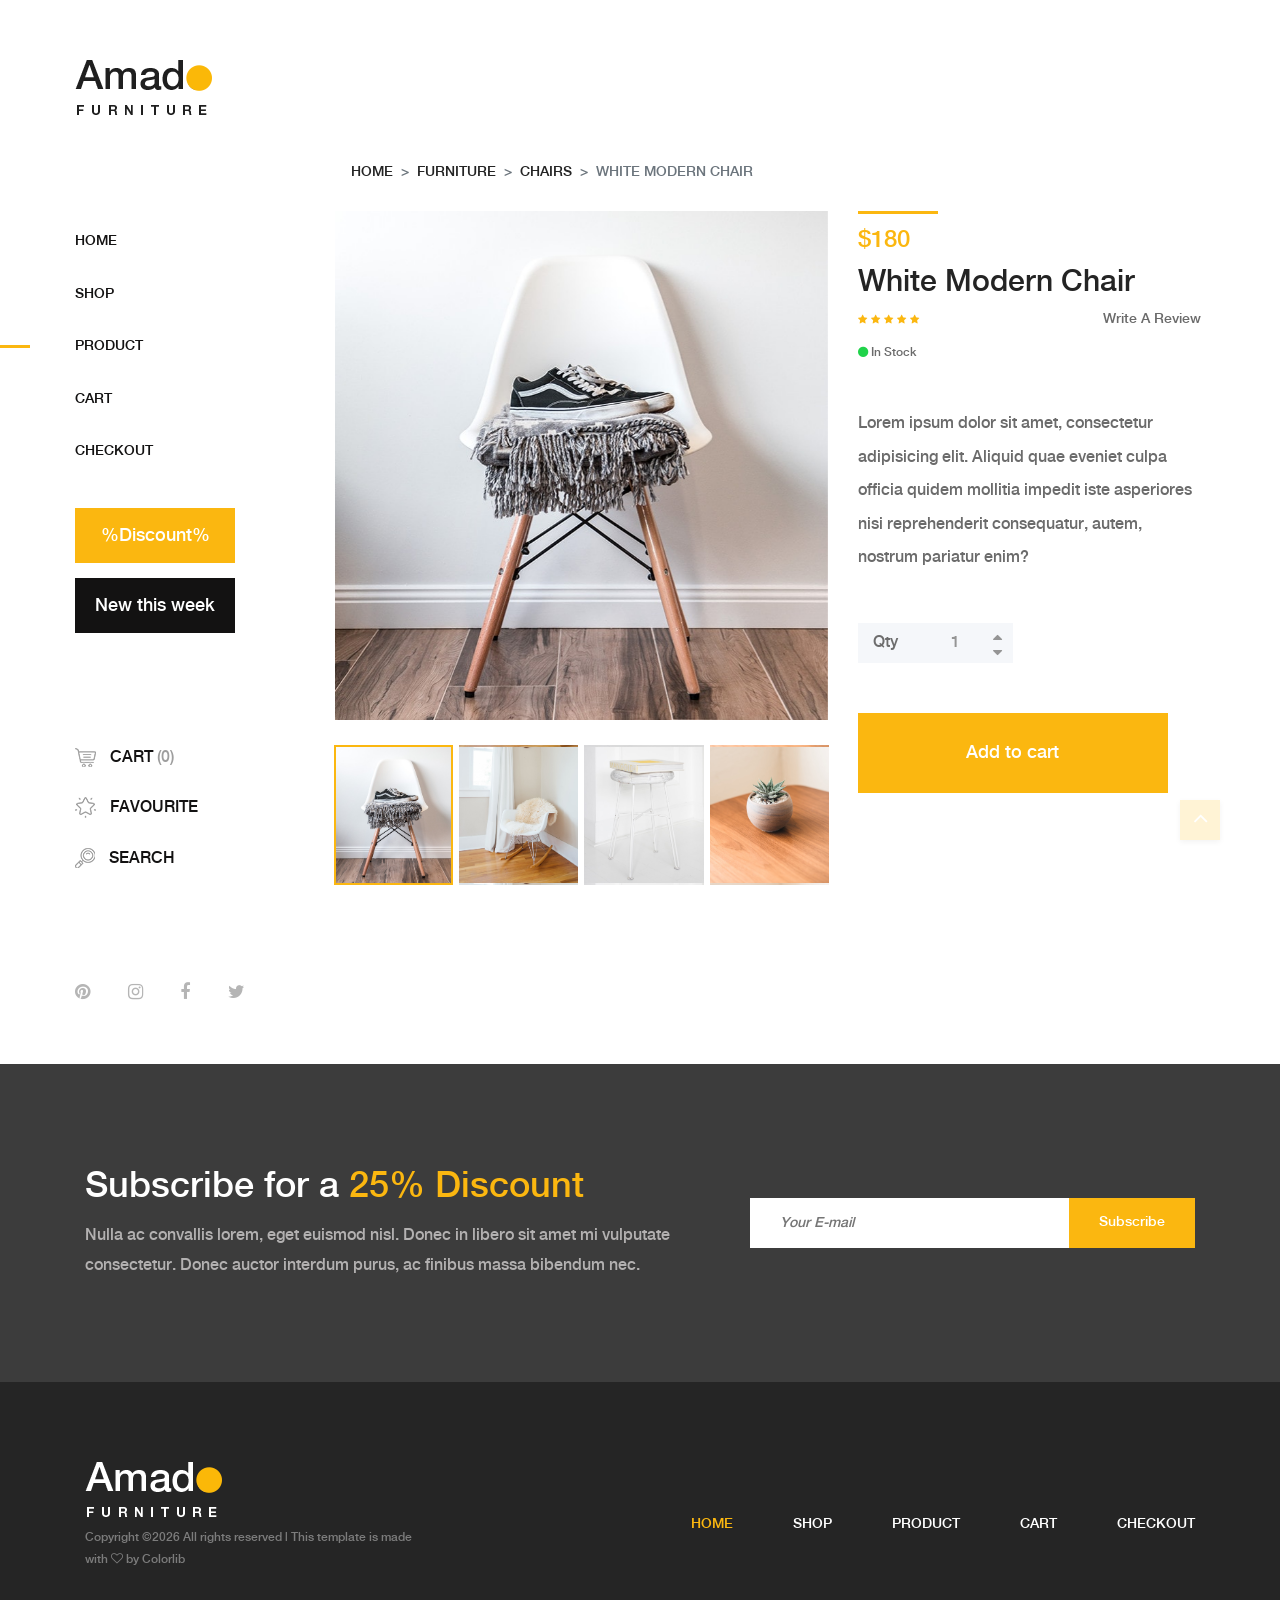
<file: template/amado/product-details.html>
<!DOCTYPE html>
<html lang="en">

<head>
    <meta charset="UTF-8">
    <meta name="description" content="">
    <meta http-equiv="X-UA-Compatible" content="IE=edge">
    <meta name="viewport" content="width=device-width, initial-scale=1, shrink-to-fit=no">
    <!-- The above 4 meta tags *must* come first in the head; any other head content must come *after* these tags -->

    <!-- Title  -->
    <title>Amado - Furniture Ecommerce Template | Product Details</title>

    <!-- Favicon  -->
    <link rel="icon" href="img/core-img/favicon.ico">

    <!-- Core Style CSS -->
    <link rel="stylesheet" href="css/core-style.css">
    <link rel="stylesheet" href="style.css">

</head>

<body>
    <!-- Search Wrapper Area Start -->
    <div class="search-wrapper section-padding-100">
        <div class="search-close">
            <i class="fa fa-close" aria-hidden="true"></i>
        </div>
        <div class="container">
            <div class="row">
                <div class="col-12">
                    <div class="search-content">
                        <form action="#" method="get">
                            <input type="search" name="search" id="search" placeholder="Type your keyword...">
                            <button type="submit"><img src="img/core-img/search.png" alt=""></button>
                        </form>
                    </div>
                </div>
            </div>
        </div>
    </div>
    <!-- Search Wrapper Area End -->

    <!-- ##### Main Content Wrapper Start ##### -->
    <div class="main-content-wrapper d-flex clearfix">

        <!-- Mobile Nav (max width 767px)-->
        <div class="mobile-nav">
            <!-- Navbar Brand -->
            <div class="amado-navbar-brand">
                <a href="index.html"><img src="img/core-img/logo.png" alt=""></a>
            </div>
            <!-- Navbar Toggler -->
            <div class="amado-navbar-toggler">
                <span></span><span></span><span></span>
            </div>
        </div>

        <!-- Header Area Start -->
        <header class="header-area clearfix">
            <!-- Close Icon -->
            <div class="nav-close">
                <i class="fa fa-close" aria-hidden="true"></i>
            </div>
            <!-- Logo -->
            <div class="logo">
                <a href="index.html"><img src="img/core-img/logo.png" alt=""></a>
            </div>
            <!-- Amado Nav -->
            <nav class="amado-nav">
                <ul>
                    <li><a href="index.html">Home</a></li>
                    <li><a href="shop.html">Shop</a></li>
                    <li class="active"><a href="product-details.html">Product</a></li>
                    <li><a href="cart.html">Cart</a></li>
                    <li><a href="checkout.html">Checkout</a></li>
                </ul>
            </nav>
            <!-- Button Group -->
            <div class="amado-btn-group mt-30 mb-100">
                <a href="#" class="btn amado-btn mb-15">%Discount%</a>
                <a href="#" class="btn amado-btn active">New this week</a>
            </div>
            <!-- Cart Menu -->
            <div class="cart-fav-search mb-100">
                <a href="cart.html" class="cart-nav"><img src="img/core-img/cart.png" alt=""> Cart <span>(0)</span></a>
                <a href="#" class="fav-nav"><img src="img/core-img/favorites.png" alt=""> Favourite</a>
                <a href="#" class="search-nav"><img src="img/core-img/search.png" alt=""> Search</a>
            </div>
            <!-- Social Button -->
            <div class="social-info d-flex justify-content-between">
                <a href="#"><i class="fa fa-pinterest" aria-hidden="true"></i></a>
                <a href="#"><i class="fa fa-instagram" aria-hidden="true"></i></a>
                <a href="#"><i class="fa fa-facebook" aria-hidden="true"></i></a>
                <a href="#"><i class="fa fa-twitter" aria-hidden="true"></i></a>
            </div>
        </header>
        <!-- Header Area End -->

        <!-- Product Details Area Start -->
        <div class="single-product-area section-padding-100 clearfix">
            <div class="container-fluid">

                <div class="row">
                    <div class="col-12">
                        <nav aria-label="breadcrumb">
                            <ol class="breadcrumb mt-50">
                                <li class="breadcrumb-item"><a href="#">Home</a></li>
                                <li class="breadcrumb-item"><a href="#">Furniture</a></li>
                                <li class="breadcrumb-item"><a href="#">Chairs</a></li>
                                <li class="breadcrumb-item active" aria-current="page">white modern chair</li>
                            </ol>
                        </nav>
                    </div>
                </div>

                <div class="row">
                    <div class="col-12 col-lg-7">
                        <div class="single_product_thumb">
                            <div id="product_details_slider" class="carousel slide" data-ride="carousel">
                                <ol class="carousel-indicators">
                                    <li class="active" data-target="#product_details_slider" data-slide-to="0" style="background-image: url(img/product-img/pro-big-1.jpg);">
                                    </li>
                                    <li data-target="#product_details_slider" data-slide-to="1" style="background-image: url(img/product-img/pro-big-2.jpg);">
                                    </li>
                                    <li data-target="#product_details_slider" data-slide-to="2" style="background-image: url(img/product-img/pro-big-3.jpg);">
                                    </li>
                                    <li data-target="#product_details_slider" data-slide-to="3" style="background-image: url(img/product-img/pro-big-4.jpg);">
                                    </li>
                                </ol>
                                <div class="carousel-inner">
                                    <div class="carousel-item active">
                                        <a class="gallery_img" href="img/product-img/pro-big-1.jpg">
                                            <img class="d-block w-100" src="img/product-img/pro-big-1.jpg" alt="First slide">
                                        </a>
                                    </div>
                                    <div class="carousel-item">
                                        <a class="gallery_img" href="img/product-img/pro-big-2.jpg">
                                            <img class="d-block w-100" src="img/product-img/pro-big-2.jpg" alt="Second slide">
                                        </a>
                                    </div>
                                    <div class="carousel-item">
                                        <a class="gallery_img" href="img/product-img/pro-big-3.jpg">
                                            <img class="d-block w-100" src="img/product-img/pro-big-3.jpg" alt="Third slide">
                                        </a>
                                    </div>
                                    <div class="carousel-item">
                                        <a class="gallery_img" href="img/product-img/pro-big-4.jpg">
                                            <img class="d-block w-100" src="img/product-img/pro-big-4.jpg" alt="Fourth slide">
                                        </a>
                                    </div>
                                </div>
                            </div>
                        </div>
                    </div>
                    <div class="col-12 col-lg-5">
                        <div class="single_product_desc">
                            <!-- Product Meta Data -->
                            <div class="product-meta-data">
                                <div class="line"></div>
                                <p class="product-price">$180</p>
                                <a href="product-details.html">
                                    <h6>White Modern Chair</h6>
                                </a>
                                <!-- Ratings & Review -->
                                <div class="ratings-review mb-15 d-flex align-items-center justify-content-between">
                                    <div class="ratings">
                                        <i class="fa fa-star" aria-hidden="true"></i>
                                        <i class="fa fa-star" aria-hidden="true"></i>
                                        <i class="fa fa-star" aria-hidden="true"></i>
                                        <i class="fa fa-star" aria-hidden="true"></i>
                                        <i class="fa fa-star" aria-hidden="true"></i>
                                    </div>
                                    <div class="review">
                                        <a href="#">Write A Review</a>
                                    </div>
                                </div>
                                <!-- Avaiable -->
                                <p class="avaibility"><i class="fa fa-circle"></i> In Stock</p>
                            </div>

                            <div class="short_overview my-5">
                                <p>Lorem ipsum dolor sit amet, consectetur adipisicing elit. Aliquid quae eveniet culpa officia quidem mollitia impedit iste asperiores nisi reprehenderit consequatur, autem, nostrum pariatur enim?</p>
                            </div>

                            <!-- Add to Cart Form -->
                            <form class="cart clearfix" method="post">
                                <div class="cart-btn d-flex mb-50">
                                    <p>Qty</p>
                                    <div class="quantity">
                                        <span class="qty-minus" onclick="var effect = document.getElementById('qty'); var qty = effect.value; if( !isNaN( qty ) &amp;&amp; qty &gt; 1 ) effect.value--;return false;"><i class="fa fa-caret-down" aria-hidden="true"></i></span>
                                        <input type="number" class="qty-text" id="qty" step="1" min="1" max="300" name="quantity" value="1">
                                        <span class="qty-plus" onclick="var effect = document.getElementById('qty'); var qty = effect.value; if( !isNaN( qty )) effect.value++;return false;"><i class="fa fa-caret-up" aria-hidden="true"></i></span>
                                    </div>
                                </div>
                                <button type="submit" name="addtocart" value="5" class="btn amado-btn">Add to cart</button>
                            </form>

                        </div>
                    </div>
                </div>
            </div>
        </div>
        <!-- Product Details Area End -->
    </div>
    <!-- ##### Main Content Wrapper End ##### -->

    <!-- ##### Newsletter Area Start ##### -->
    <section class="newsletter-area section-padding-100-0">
        <div class="container">
            <div class="row align-items-center">
                <!-- Newsletter Text -->
                <div class="col-12 col-lg-6 col-xl-7">
                    <div class="newsletter-text mb-100">
                        <h2>Subscribe for a <span>25% Discount</span></h2>
                        <p>Nulla ac convallis lorem, eget euismod nisl. Donec in libero sit amet mi vulputate consectetur. Donec auctor interdum purus, ac finibus massa bibendum nec.</p>
                    </div>
                </div>
                <!-- Newsletter Form -->
                <div class="col-12 col-lg-6 col-xl-5">
                    <div class="newsletter-form mb-100">
                        <form action="#" method="post">
                            <input type="email" name="email" class="nl-email" placeholder="Your E-mail">
                            <input type="submit" value="Subscribe">
                        </form>
                    </div>
                </div>
            </div>
        </div>
    </section>
    <!-- ##### Newsletter Area End ##### -->

    <!-- ##### Footer Area Start ##### -->
    <footer class="footer_area clearfix">
        <div class="container">
            <div class="row align-items-center">
                <!-- Single Widget Area -->
                <div class="col-12 col-lg-4">
                    <div class="single_widget_area">
                        <!-- Logo -->
                        <div class="footer-logo mr-50">
                            <a href="index.html"><img src="img/core-img/logo2.png" alt=""></a>
                        </div>
                        <!-- Copywrite Text -->
                        <p class="copywrite"><!-- Link back to Colorlib can't be removed. Template is licensed under CC BY 3.0. -->
Copyright &copy;<script>document.write(new Date().getFullYear());</script> All rights reserved | This template is made with <i class="fa fa-heart-o" aria-hidden="true"></i> by <a href="https://colorlib.com" target="_blank">Colorlib</a>
<!-- Link back to Colorlib can't be removed. Template is licensed under CC BY 3.0. --></p>
                    </div>
                </div>
                <!-- Single Widget Area -->
                <div class="col-12 col-lg-8">
                    <div class="single_widget_area">
                        <!-- Footer Menu -->
                        <div class="footer_menu">
                            <nav class="navbar navbar-expand-lg justify-content-end">
                                <button class="navbar-toggler" type="button" data-toggle="collapse" data-target="#footerNavContent" aria-controls="footerNavContent" aria-expanded="false" aria-label="Toggle navigation"><i class="fa fa-bars"></i></button>
                                <div class="collapse navbar-collapse" id="footerNavContent">
                                    <ul class="navbar-nav ml-auto">
                                        <li class="nav-item active">
                                            <a class="nav-link" href="index.html">Home</a>
                                        </li>
                                        <li class="nav-item">
                                            <a class="nav-link" href="shop.html">Shop</a>
                                        </li>
                                        <li class="nav-item">
                                            <a class="nav-link" href="product-details.html">Product</a>
                                        </li>
                                        <li class="nav-item">
                                            <a class="nav-link" href="cart.html">Cart</a>
                                        </li>
                                        <li class="nav-item">
                                            <a class="nav-link" href="checkout.html">Checkout</a>
                                        </li>
                                    </ul>
                                </div>
                            </nav>
                        </div>
                    </div>
                </div>
            </div>
        </div>
    </footer>
    <!-- ##### Footer Area End ##### -->

    <!-- ##### jQuery (Necessary for All JavaScript Plugins) ##### -->
    <script src="js/jquery/jquery-2.2.4.min.js"></script>
    <!-- Popper js -->
    <script src="js/popper.min.js"></script>
    <!-- Bootstrap js -->
    <script src="js/bootstrap.min.js"></script>
    <!-- Plugins js -->
    <script src="js/plugins.js"></script>
    <!-- Active js -->
    <script src="js/active.js"></script>

</body>

</html>
</file>
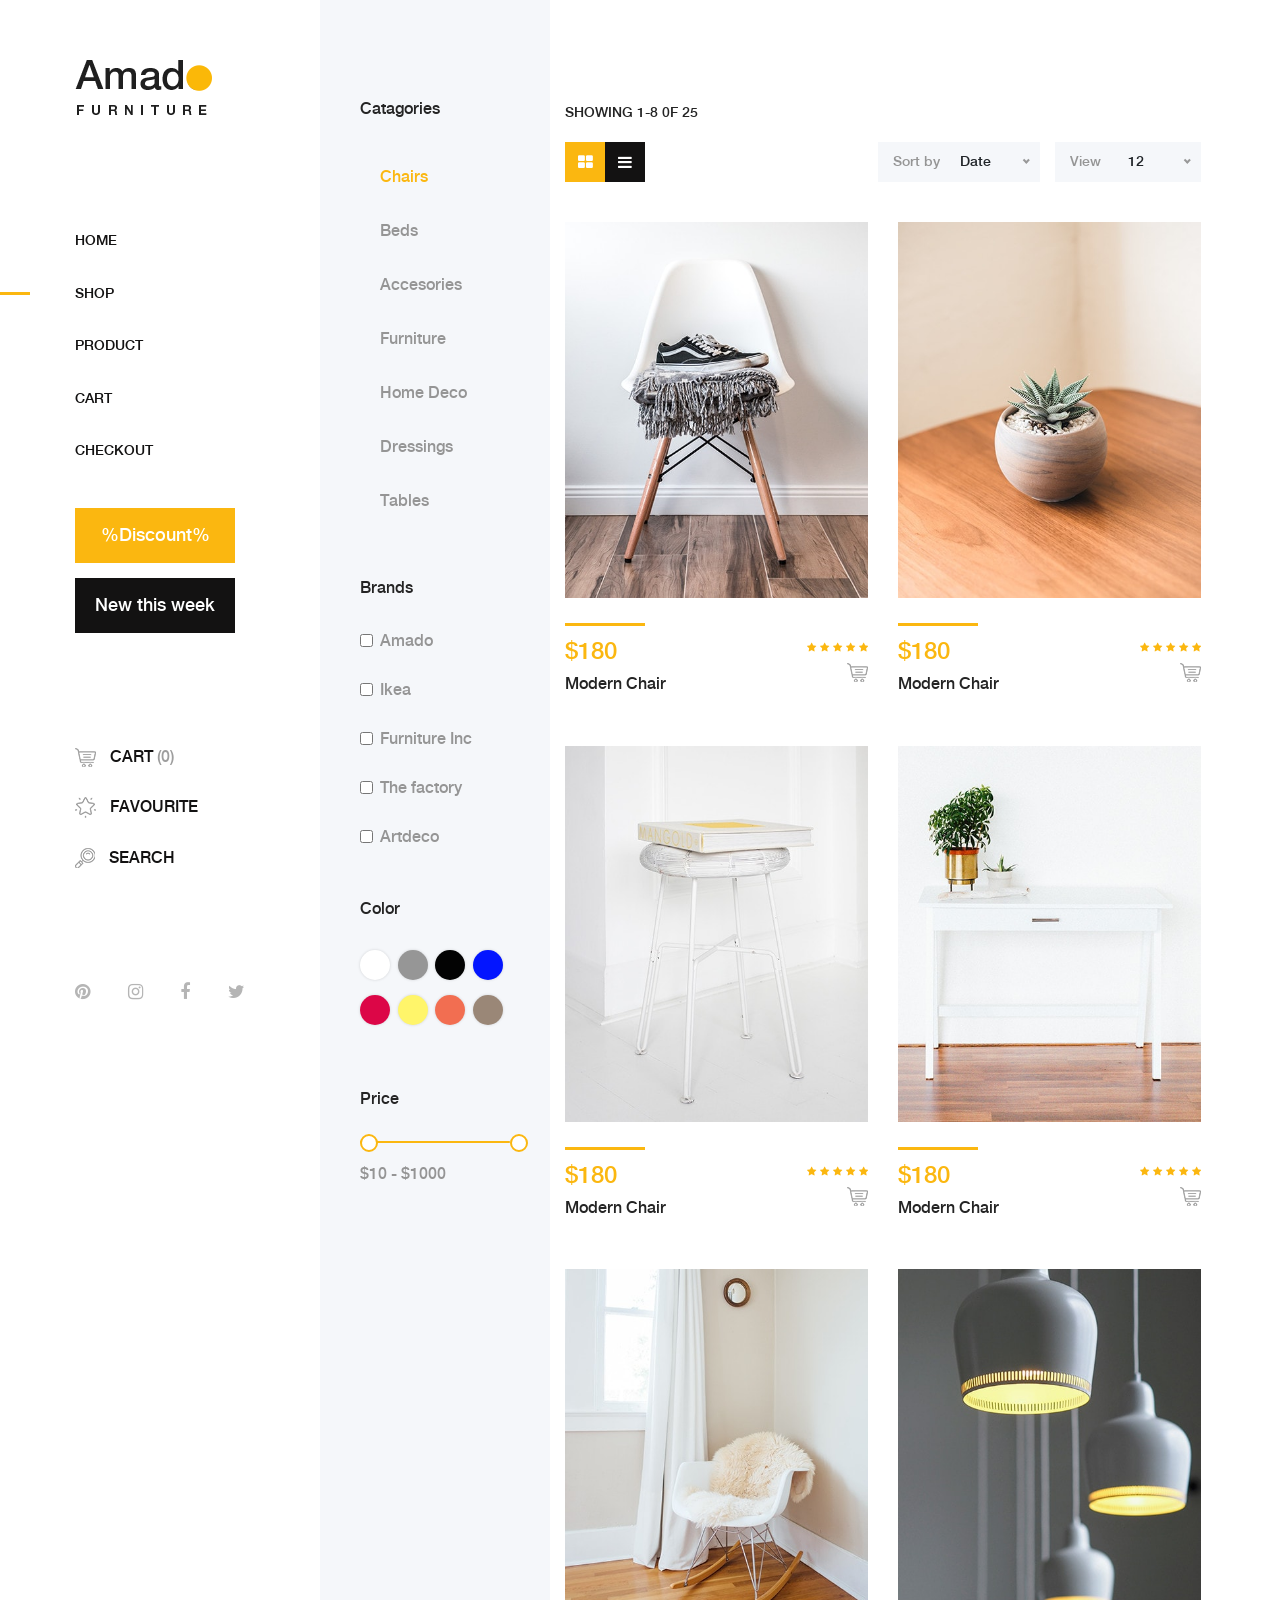
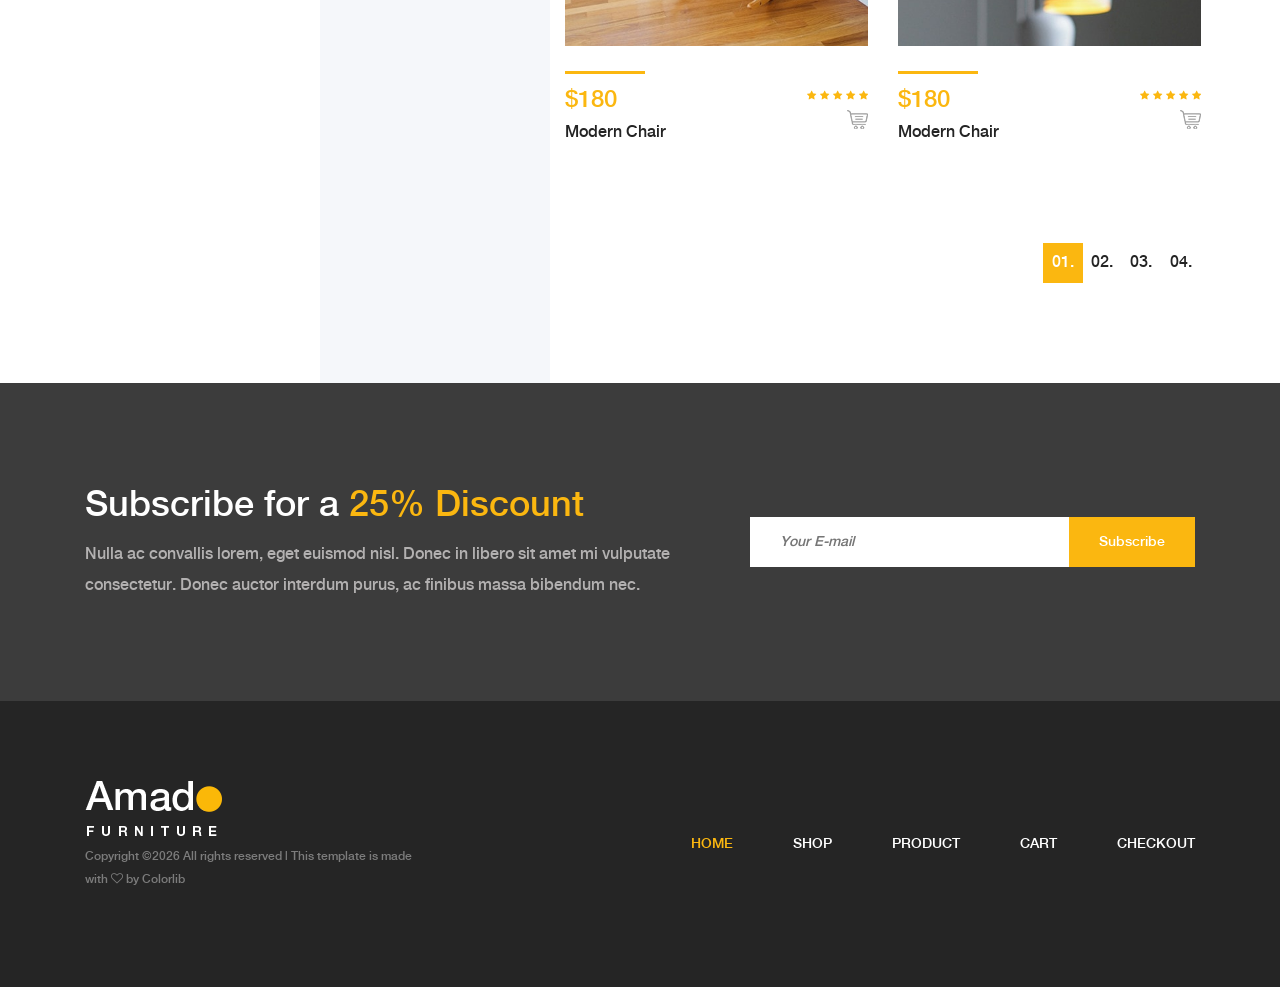
<file: template/amado/shop.html>
<!DOCTYPE html>
<html lang="en">

<head>
    <meta charset="UTF-8">
    <meta name="description" content="">
    <meta http-equiv="X-UA-Compatible" content="IE=edge">
    <meta name="viewport" content="width=device-width, initial-scale=1, shrink-to-fit=no">
    <!-- The above 4 meta tags *must* come first in the head; any other head content must come *after* these tags -->

    <!-- Title  -->
    <title>Amado - Furniture Ecommerce Template | Shop</title>

    <!-- Favicon  -->
    <link rel="icon" href="img/core-img/favicon.ico">

    <!-- Core Style CSS -->
    <link rel="stylesheet" href="css/core-style.css">
    <link rel="stylesheet" href="style.css">

</head>

<body>
    <!-- Search Wrapper Area Start -->
    <div class="search-wrapper section-padding-100">
        <div class="search-close">
            <i class="fa fa-close" aria-hidden="true"></i>
        </div>
        <div class="container">
            <div class="row">
                <div class="col-12">
                    <div class="search-content">
                        <form action="#" method="get">
                            <input type="search" name="search" id="search" placeholder="Type your keyword...">
                            <button type="submit"><img src="img/core-img/search.png" alt=""></button>
                        </form>
                    </div>
                </div>
            </div>
        </div>
    </div>
    <!-- Search Wrapper Area End -->

    <!-- ##### Main Content Wrapper Start ##### -->
    <div class="main-content-wrapper d-flex clearfix">

        <!-- Mobile Nav (max width 767px)-->
        <div class="mobile-nav">
            <!-- Navbar Brand -->
            <div class="amado-navbar-brand">
                <a href="index.html"><img src="img/core-img/logo.png" alt=""></a>
            </div>
            <!-- Navbar Toggler -->
            <div class="amado-navbar-toggler">
                <span></span><span></span><span></span>
            </div>
        </div>

        <!-- Header Area Start -->
        <header class="header-area clearfix">
            <!-- Close Icon -->
            <div class="nav-close">
                <i class="fa fa-close" aria-hidden="true"></i>
            </div>
            <!-- Logo -->
            <div class="logo">
                <a href="index.html"><img src="img/core-img/logo.png" alt=""></a>
            </div>
            <!-- Amado Nav -->
            <nav class="amado-nav">
                <ul>
                    <li><a href="index.html">Home</a></li>
                    <li class="active"><a href="shop.html">Shop</a></li>
                    <li><a href="product-details.html">Product</a></li>
                    <li><a href="cart.html">Cart</a></li>
                    <li><a href="checkout.html">Checkout</a></li>
                </ul>
            </nav>
            <!-- Button Group -->
            <div class="amado-btn-group mt-30 mb-100">
                <a href="#" class="btn amado-btn mb-15">%Discount%</a>
                <a href="#" class="btn amado-btn active">New this week</a>
            </div>
            <!-- Cart Menu -->
            <div class="cart-fav-search mb-100">
                <a href="cart.html" class="cart-nav"><img src="img/core-img/cart.png" alt=""> Cart <span>(0)</span></a>
                <a href="#" class="fav-nav"><img src="img/core-img/favorites.png" alt=""> Favourite</a>
                <a href="#" class="search-nav"><img src="img/core-img/search.png" alt=""> Search</a>
            </div>
            <!-- Social Button -->
            <div class="social-info d-flex justify-content-between">
                <a href="#"><i class="fa fa-pinterest" aria-hidden="true"></i></a>
                <a href="#"><i class="fa fa-instagram" aria-hidden="true"></i></a>
                <a href="#"><i class="fa fa-facebook" aria-hidden="true"></i></a>
                <a href="#"><i class="fa fa-twitter" aria-hidden="true"></i></a>
            </div>
        </header>
        <!-- Header Area End -->

        <div class="shop_sidebar_area">

            <!-- ##### Single Widget ##### -->
            <div class="widget catagory mb-50">
                <!-- Widget Title -->
                <h6 class="widget-title mb-30">Catagories</h6>

                <!--  Catagories  -->
                <div class="catagories-menu">
                    <ul>
                        <li class="active"><a href="#">Chairs</a></li>
                        <li><a href="#">Beds</a></li>
                        <li><a href="#">Accesories</a></li>
                        <li><a href="#">Furniture</a></li>
                        <li><a href="#">Home Deco</a></li>
                        <li><a href="#">Dressings</a></li>
                        <li><a href="#">Tables</a></li>
                    </ul>
                </div>
            </div>

            <!-- ##### Single Widget ##### -->
            <div class="widget brands mb-50">
                <!-- Widget Title -->
                <h6 class="widget-title mb-30">Brands</h6>

                <div class="widget-desc">
                    <!-- Single Form Check -->
                    <div class="form-check">
                        <input class="form-check-input" type="checkbox" value="" id="amado">
                        <label class="form-check-label" for="amado">Amado</label>
                    </div>
                    <!-- Single Form Check -->
                    <div class="form-check">
                        <input class="form-check-input" type="checkbox" value="" id="ikea">
                        <label class="form-check-label" for="ikea">Ikea</label>
                    </div>
                    <!-- Single Form Check -->
                    <div class="form-check">
                        <input class="form-check-input" type="checkbox" value="" id="furniture">
                        <label class="form-check-label" for="furniture">Furniture Inc</label>
                    </div>
                    <!-- Single Form Check -->
                    <div class="form-check">
                        <input class="form-check-input" type="checkbox" value="" id="factory">
                        <label class="form-check-label" for="factory">The factory</label>
                    </div>
                    <!-- Single Form Check -->
                    <div class="form-check">
                        <input class="form-check-input" type="checkbox" value="" id="artdeco">
                        <label class="form-check-label" for="artdeco">Artdeco</label>
                    </div>
                </div>
            </div>

            <!-- ##### Single Widget ##### -->
            <div class="widget color mb-50">
                <!-- Widget Title -->
                <h6 class="widget-title mb-30">Color</h6>

                <div class="widget-desc">
                    <ul class="d-flex">
                        <li><a href="#" class="color1"></a></li>
                        <li><a href="#" class="color2"></a></li>
                        <li><a href="#" class="color3"></a></li>
                        <li><a href="#" class="color4"></a></li>
                        <li><a href="#" class="color5"></a></li>
                        <li><a href="#" class="color6"></a></li>
                        <li><a href="#" class="color7"></a></li>
                        <li><a href="#" class="color8"></a></li>
                    </ul>
                </div>
            </div>

            <!-- ##### Single Widget ##### -->
            <div class="widget price mb-50">
                <!-- Widget Title -->
                <h6 class="widget-title mb-30">Price</h6>

                <div class="widget-desc">
                    <div class="slider-range">
                        <div data-min="10" data-max="1000" data-unit="$" class="slider-range-price ui-slider ui-slider-horizontal ui-widget ui-widget-content ui-corner-all" data-value-min="10" data-value-max="1000" data-label-result="">
                            <div class="ui-slider-range ui-widget-header ui-corner-all"></div>
                            <span class="ui-slider-handle ui-state-default ui-corner-all" tabindex="0"></span>
                            <span class="ui-slider-handle ui-state-default ui-corner-all" tabindex="0"></span>
                        </div>
                        <div class="range-price">$10 - $1000</div>
                    </div>
                </div>
            </div>
        </div>

        <div class="amado_product_area section-padding-100">
            <div class="container-fluid">

                <div class="row">
                    <div class="col-12">
                        <div class="product-topbar d-xl-flex align-items-end justify-content-between">
                            <!-- Total Products -->
                            <div class="total-products">
                                <p>Showing 1-8 0f 25</p>
                                <div class="view d-flex">
                                    <a href="#"><i class="fa fa-th-large" aria-hidden="true"></i></a>
                                    <a href="#"><i class="fa fa-bars" aria-hidden="true"></i></a>
                                </div>
                            </div>
                            <!-- Sorting -->
                            <div class="product-sorting d-flex">
                                <div class="sort-by-date d-flex align-items-center mr-15">
                                    <p>Sort by</p>
                                    <form action="#" method="get">
                                        <select name="select" id="sortBydate">
                                            <option value="value">Date</option>
                                            <option value="value">Newest</option>
                                            <option value="value">Popular</option>
                                        </select>
                                    </form>
                                </div>
                                <div class="view-product d-flex align-items-center">
                                    <p>View</p>
                                    <form action="#" method="get">
                                        <select name="select" id="viewProduct">
                                            <option value="value">12</option>
                                            <option value="value">24</option>
                                            <option value="value">48</option>
                                            <option value="value">96</option>
                                        </select>
                                    </form>
                                </div>
                            </div>
                        </div>
                    </div>
                </div>

                <div class="row">

                    <!-- Single Product Area -->
                    <div class="col-12 col-sm-6 col-md-12 col-xl-6">
                        <div class="single-product-wrapper">
                            <!-- Product Image -->
                            <div class="product-img">
                                <img src="img/product-img/product1.jpg" alt="">
                                <!-- Hover Thumb -->
                                <img class="hover-img" src="img/product-img/product2.jpg" alt="">
                            </div>

                            <!-- Product Description -->
                            <div class="product-description d-flex align-items-center justify-content-between">
                                <!-- Product Meta Data -->
                                <div class="product-meta-data">
                                    <div class="line"></div>
                                    <p class="product-price">$180</p>
                                    <a href="product-details.html">
                                        <h6>Modern Chair</h6>
                                    </a>
                                </div>
                                <!-- Ratings & Cart -->
                                <div class="ratings-cart text-right">
                                    <div class="ratings">
                                        <i class="fa fa-star" aria-hidden="true"></i>
                                        <i class="fa fa-star" aria-hidden="true"></i>
                                        <i class="fa fa-star" aria-hidden="true"></i>
                                        <i class="fa fa-star" aria-hidden="true"></i>
                                        <i class="fa fa-star" aria-hidden="true"></i>
                                    </div>
                                    <div class="cart">
                                        <a href="cart.html" data-toggle="tooltip" data-placement="left" title="Add to Cart"><img src="img/core-img/cart.png" alt=""></a>
                                    </div>
                                </div>
                            </div>
                        </div>
                    </div>

                    <!-- Single Product Area -->
                    <div class="col-12 col-sm-6 col-md-12 col-xl-6">
                        <div class="single-product-wrapper">
                            <!-- Product Image -->
                            <div class="product-img">
                                <img src="img/product-img/product2.jpg" alt="">
                                <!-- Hover Thumb -->
                                <img class="hover-img" src="img/product-img/product3.jpg" alt="">
                            </div>

                            <!-- Product Description -->
                            <div class="product-description d-flex align-items-center justify-content-between">
                                <!-- Product Meta Data -->
                                <div class="product-meta-data">
                                    <div class="line"></div>
                                    <p class="product-price">$180</p>
                                    <a href="product-details.html">
                                        <h6>Modern Chair</h6>
                                    </a>
                                </div>
                                <!-- Ratings & Cart -->
                                <div class="ratings-cart text-right">
                                    <div class="ratings">
                                        <i class="fa fa-star" aria-hidden="true"></i>
                                        <i class="fa fa-star" aria-hidden="true"></i>
                                        <i class="fa fa-star" aria-hidden="true"></i>
                                        <i class="fa fa-star" aria-hidden="true"></i>
                                        <i class="fa fa-star" aria-hidden="true"></i>
                                    </div>
                                    <div class="cart">
                                        <a href="cart.html" data-toggle="tooltip" data-placement="left" title="Add to Cart"><img src="img/core-img/cart.png" alt=""></a>
                                    </div>
                                </div>
                            </div>
                        </div>
                    </div>

                    <!-- Single Product Area -->
                    <div class="col-12 col-sm-6 col-md-12 col-xl-6">
                        <div class="single-product-wrapper">
                            <!-- Product Image -->
                            <div class="product-img">
                                <img src="img/product-img/product3.jpg" alt="">
                                <!-- Hover Thumb -->
                                <img class="hover-img" src="img/product-img/product4.jpg" alt="">
                            </div>

                            <!-- Product Description -->
                            <div class="product-description d-flex align-items-center justify-content-between">
                                <!-- Product Meta Data -->
                                <div class="product-meta-data">
                                    <div class="line"></div>
                                    <p class="product-price">$180</p>
                                    <a href="product-details.html">
                                        <h6>Modern Chair</h6>
                                    </a>
                                </div>
                                <!-- Ratings & Cart -->
                                <div class="ratings-cart text-right">
                                    <div class="ratings">
                                        <i class="fa fa-star" aria-hidden="true"></i>
                                        <i class="fa fa-star" aria-hidden="true"></i>
                                        <i class="fa fa-star" aria-hidden="true"></i>
                                        <i class="fa fa-star" aria-hidden="true"></i>
                                        <i class="fa fa-star" aria-hidden="true"></i>
                                    </div>
                                    <div class="cart">
                                        <a href="cart.html" data-toggle="tooltip" data-placement="left" title="Add to Cart"><img src="img/core-img/cart.png" alt=""></a>
                                    </div>
                                </div>
                            </div>
                        </div>
                    </div>

                    <!-- Single Product Area -->
                    <div class="col-12 col-sm-6 col-md-12 col-xl-6">
                        <div class="single-product-wrapper">
                            <!-- Product Image -->
                            <div class="product-img">
                                <img src="img/product-img/product4.jpg" alt="">
                                <!-- Hover Thumb -->
                                <img class="hover-img" src="img/product-img/product5.jpg" alt="">
                            </div>

                            <!-- Product Description -->
                            <div class="product-description d-flex align-items-center justify-content-between">
                                <!-- Product Meta Data -->
                                <div class="product-meta-data">
                                    <div class="line"></div>
                                    <p class="product-price">$180</p>
                                    <a href="product-details.html">
                                        <h6>Modern Chair</h6>
                                    </a>
                                </div>
                                <!-- Ratings & Cart -->
                                <div class="ratings-cart text-right">
                                    <div class="ratings">
                                        <i class="fa fa-star" aria-hidden="true"></i>
                                        <i class="fa fa-star" aria-hidden="true"></i>
                                        <i class="fa fa-star" aria-hidden="true"></i>
                                        <i class="fa fa-star" aria-hidden="true"></i>
                                        <i class="fa fa-star" aria-hidden="true"></i>
                                    </div>
                                    <div class="cart">
                                        <a href="cart.html" data-toggle="tooltip" data-placement="left" title="Add to Cart"><img src="img/core-img/cart.png" alt=""></a>
                                    </div>
                                </div>
                            </div>
                        </div>
                    </div>

                    <!-- Single Product Area -->
                    <div class="col-12 col-sm-6 col-md-12 col-xl-6">
                        <div class="single-product-wrapper">
                            <!-- Product Image -->
                            <div class="product-img">
                                <img src="img/product-img/product5.jpg" alt="">
                                <!-- Hover Thumb -->
                                <img class="hover-img" src="img/product-img/product6.jpg" alt="">
                            </div>

                            <!-- Product Description -->
                            <div class="product-description d-flex align-items-center justify-content-between">
                                <!-- Product Meta Data -->
                                <div class="product-meta-data">
                                    <div class="line"></div>
                                    <p class="product-price">$180</p>
                                    <a href="product-details.html">
                                        <h6>Modern Chair</h6>
                                    </a>
                                </div>
                                <!-- Ratings & Cart -->
                                <div class="ratings-cart text-right">
                                    <div class="ratings">
                                        <i class="fa fa-star" aria-hidden="true"></i>
                                        <i class="fa fa-star" aria-hidden="true"></i>
                                        <i class="fa fa-star" aria-hidden="true"></i>
                                        <i class="fa fa-star" aria-hidden="true"></i>
                                        <i class="fa fa-star" aria-hidden="true"></i>
                                    </div>
                                    <div class="cart">
                                        <a href="cart.html" data-toggle="tooltip" data-placement="left" title="Add to Cart"><img src="img/core-img/cart.png" alt=""></a>
                                    </div>
                                </div>
                            </div>
                        </div>
                    </div>

                    <!-- Single Product Area -->
                    <div class="col-12 col-sm-6 col-md-12 col-xl-6">
                        <div class="single-product-wrapper">
                            <!-- Product Image -->
                            <div class="product-img">
                                <img src="img/product-img/product6.jpg" alt="">
                                <!-- Hover Thumb -->
                                <img class="hover-img" src="img/product-img/product1.jpg" alt="">
                            </div>

                            <!-- Product Description -->
                            <div class="product-description d-flex align-items-center justify-content-between">
                                <!-- Product Meta Data -->
                                <div class="product-meta-data">
                                    <div class="line"></div>
                                    <p class="product-price">$180</p>
                                    <a href="product-details.html">
                                        <h6>Modern Chair</h6>
                                    </a>
                                </div>
                                <!-- Ratings & Cart -->
                                <div class="ratings-cart text-right">
                                    <div class="ratings">
                                        <i class="fa fa-star" aria-hidden="true"></i>
                                        <i class="fa fa-star" aria-hidden="true"></i>
                                        <i class="fa fa-star" aria-hidden="true"></i>
                                        <i class="fa fa-star" aria-hidden="true"></i>
                                        <i class="fa fa-star" aria-hidden="true"></i>
                                    </div>
                                    <div class="cart">
                                        <a href="cart.html" data-toggle="tooltip" data-placement="left" title="Add to Cart"><img src="img/core-img/cart.png" alt=""></a>
                                    </div>
                                </div>
                            </div>
                        </div>
                    </div>
                </div>

                <div class="row">
                    <div class="col-12">
                        <!-- Pagination -->
                        <nav aria-label="navigation">
                            <ul class="pagination justify-content-end mt-50">
                                <li class="page-item active"><a class="page-link" href="#">01.</a></li>
                                <li class="page-item"><a class="page-link" href="#">02.</a></li>
                                <li class="page-item"><a class="page-link" href="#">03.</a></li>
                                <li class="page-item"><a class="page-link" href="#">04.</a></li>
                            </ul>
                        </nav>
                    </div>
                </div>
            </div>
        </div>
    </div>
    <!-- ##### Main Content Wrapper End ##### -->

    <!-- ##### Newsletter Area Start ##### -->
    <section class="newsletter-area section-padding-100-0">
        <div class="container">
            <div class="row align-items-center">
                <!-- Newsletter Text -->
                <div class="col-12 col-lg-6 col-xl-7">
                    <div class="newsletter-text mb-100">
                        <h2>Subscribe for a <span>25% Discount</span></h2>
                        <p>Nulla ac convallis lorem, eget euismod nisl. Donec in libero sit amet mi vulputate consectetur. Donec auctor interdum purus, ac finibus massa bibendum nec.</p>
                    </div>
                </div>
                <!-- Newsletter Form -->
                <div class="col-12 col-lg-6 col-xl-5">
                    <div class="newsletter-form mb-100">
                        <form action="#" method="post">
                            <input type="email" name="email" class="nl-email" placeholder="Your E-mail">
                            <input type="submit" value="Subscribe">
                        </form>
                    </div>
                </div>
            </div>
        </div>
    </section>
    <!-- ##### Newsletter Area End ##### -->

    <!-- ##### Footer Area Start ##### -->
    <footer class="footer_area clearfix">
        <div class="container">
            <div class="row align-items-center">
                <!-- Single Widget Area -->
                <div class="col-12 col-lg-4">
                    <div class="single_widget_area">
                        <!-- Logo -->
                        <div class="footer-logo mr-50">
                            <a href="index.html"><img src="img/core-img/logo2.png" alt=""></a>
                        </div>
                        <!-- Copywrite Text -->
                        <p class="copywrite"><!-- Link back to Colorlib can't be removed. Template is licensed under CC BY 3.0. -->
Copyright &copy;<script>document.write(new Date().getFullYear());</script> All rights reserved | This template is made with <i class="fa fa-heart-o" aria-hidden="true"></i> by <a href="https://colorlib.com" target="_blank">Colorlib</a>
<!-- Link back to Colorlib can't be removed. Template is licensed under CC BY 3.0. -->
                    </div>
                </div>
                <!-- Single Widget Area -->
                <div class="col-12 col-lg-8">
                    <div class="single_widget_area">
                        <!-- Footer Menu -->
                        <div class="footer_menu">
                            <nav class="navbar navbar-expand-lg justify-content-end">
                                <button class="navbar-toggler" type="button" data-toggle="collapse" data-target="#footerNavContent" aria-controls="footerNavContent" aria-expanded="false" aria-label="Toggle navigation"><i class="fa fa-bars"></i></button>
                                <div class="collapse navbar-collapse" id="footerNavContent">
                                    <ul class="navbar-nav ml-auto">
                                        <li class="nav-item active">
                                            <a class="nav-link" href="index.html">Home</a>
                                        </li>
                                        <li class="nav-item">
                                            <a class="nav-link" href="shop.html">Shop</a>
                                        </li>
                                        <li class="nav-item">
                                            <a class="nav-link" href="product-details.html">Product</a>
                                        </li>
                                        <li class="nav-item">
                                            <a class="nav-link" href="cart.html">Cart</a>
                                        </li>
                                        <li class="nav-item">
                                            <a class="nav-link" href="checkout.html">Checkout</a>
                                        </li>
                                    </ul>
                                </div>
                            </nav>
                        </div>
                    </div>
                </div>
            </div>
        </div>
    </footer>
    <!-- ##### Footer Area End ##### -->

    <!-- ##### jQuery (Necessary for All JavaScript Plugins) ##### -->
    <script src="js/jquery/jquery-2.2.4.min.js"></script>
    <!-- Popper js -->
    <script src="js/popper.min.js"></script>
    <!-- Bootstrap js -->
    <script src="js/bootstrap.min.js"></script>
    <!-- Plugins js -->
    <script src="js/plugins.js"></script>
    <!-- Active js -->
    <script src="js/active.js"></script>

</body>

</html>
</file>
<file: template/amado/style.css>
/* ####################################################
    :: Template Name: Essence - Fashion Ecommerce Template
    :: Author: Colorlib
    :: Author URL: https://colorlib.com
    :: Description: Essence is smart & elegant fashion e-commerce Template. It's suitable for all e-commerce business platform.
    :: Version: 1.0.0
    :: Created: April 27, 2018
    :: Last Updated: May 2, 2018
    #################################################### */

    /* ---------------------------------------
    ##### - PLACE YOUR CUSTOM CSS HERE - #####
    --------------------------------------- */
</file>
<file: template/amado/css/core-style.css>
/* [Master Stylesheet v-1.0.0] */
/* :: :: 1.0 Import Fonts */
@import url(../css/bootstrap.min.css);
@import url(../css/owl.carousel.css);
@import url(../css/animate.css);
@import url(../css/magnific-popup.css);
@import url(../css/jquery-ui.min.css);
@import url(../css/nice-select.css);
@import url(../css/font-awesome.min.css);
@font-face {
  font-family: 'helveticaneuebold';
  src: url("../fonts/helvetica_neu_bold-webfont.woff2") format("woff2"), url("../fonts/helvetica_neu_bold-webfont.woff") format("woff");
  font-weight: normal;
  font-style: normal; }
@font-face {
  font-family: 'helveticaneuemedium';
  src: url("../fonts/helveticaneue_medium-webfont.woff2") format("woff2"), url("../fonts/helveticaneue_medium-webfont.woff") format("woff");
  font-weight: normal;
  font-style: normal; }
/* :: 2.0 Import All CSS */
/* :: 3.0 Base CSS */
* {
  margin: 0;
  padding: 0; }

body {
  font-family: "helveticaneuemedium";
  font-size: 16px; }

h1,
h2,
h3,
h4,
h5,
h6 {
  color: #242424;
  line-height: 1.3;
  font-weight: 400; }

p {
  color: #6d6d6d;
  font-size: 16px;
  line-height: 1.9;
  font-weight: 400; }

a {
  -webkit-transition: all 500ms ease 0s;
  transition: all 500ms ease 0s;
  text-decoration: none;
  outline: 0 solid transparent;
  color: #131212;
  font-weight: 400;
  font-size: 12px; }
  a:hover, a:focus {
    -webkit-transition: all 500ms ease 0s;
    transition: all 500ms ease 0s;
    text-decoration: none;
    outline: 0 solid transparent;
    color: #131212;
    font-weight: 400;
    font-size: 12px; }

ul,
ol {
  margin: 0; }
  ul li,
  ol li {
    list-style: none; }

img {
  height: auto;
  max-width: 100%; }

/* Spacing */
.mt-15 {
  margin-top: 15px !important; }

.mt-30 {
  margin-top: 30px !important; }

.mt-50 {
  margin-top: 50px !important; }

.mt-70 {
  margin-top: 70px !important; }

.mt-100 {
  margin-top: 100px !important; }

.mb-15 {
  margin-bottom: 15px !important; }

.mb-30 {
  margin-bottom: 30px !important; }

.mb-50 {
  margin-bottom: 50px !important; }

.mb-70 {
  margin-bottom: 70px !important; }

.mb-100 {
  margin-bottom: 100px !important; }

.ml-15 {
  margin-left: 15px !important; }

.ml-30 {
  margin-left: 30px !important; }

.ml-50 {
  margin-left: 50px !important; }

.mr-15 {
  margin-right: 15px !important; }

.mr-30 {
  margin-right: 30px !important; }

.mr-50 {
  margin-right: 50px !important; }

/* Height */
.height-400 {
  height: 400px !important; }

.height-500 {
  height: 500px !important; }

.height-600 {
  height: 600px !important; }

.height-700 {
  height: 700px !important; }

.height-800 {
  height: 800px !important; }

/* Section Padding */
.section-padding-100 {
  padding-top: 100px;
  padding-bottom: 100px; }

.section-padding-100-0 {
  padding-top: 100px;
  padding-bottom: 0; }

.section-padding-0-100 {
  padding-top: 0;
  padding-bottom: 100px; }

/* Section Heading */
.section-heading {
  margin-bottom: 50px;
  position: relative;
  z-index: 1; }
  .section-heading h2 {
    font-size: 30px;
    margin-bottom: 0;
    text-transform: capitalize;
    font-weight: 600; }
  .section-heading.text-left {
    text-align: left !important; }

/* Miscellaneous */
.bg-img {
  background-position: center center;
  background-size: cover;
  background-repeat: no-repeat; }

.bg-white {
  background-color: #ffffff !important; }

.bg-dark {
  background-color: #000000 !important; }

.bg-transparent {
  background-color: transparent !important; }

.font-bold {
  font-weight: 700; }

.font-light {
  font-weight: 300; }

.bg-overlay,
.bg-overlay-white {
  position: relative;
  z-index: 2;
  background-position: center center;
  background-size: cover; }
  .bg-overlay:hover,
  .bg-overlay-white:hover {
    position: absolute;
    z-index: -1;
    top: 0;
    left: 0;
    width: 100%;
    height: 100%;
    content: ""; }

.bg-overlay:hover {
  background-color: rgba(0, 0, 0, 0.5); }

.bg-overlay-white:hover {
  background-color: rgba(255, 255, 255, 0.9); }

.mfp-image-holder .mfp-close,
.mfp-iframe-holder .mfp-close {
  color: #FFF;
  right: 0;
  padding-right: 0;
  width: 30px;
  height: 30px;
  background-color: #fbb710;
  line-height: 30px;
  text-align: center;
  position: absolute;
  top: 40px;
  right: -30px; }
  @media only screen and (max-width: 767px) {
    .mfp-image-holder .mfp-close,
    .mfp-iframe-holder .mfp-close {
      right: 0; } }

.navbar-toggler {
  background-color: #fbb710;
  border-radius: 0;
  margin-bottom: 15px; }
  .navbar-toggler i {
    font-size: 12px;
    color: #fff; }

@media only screen and (min-width: 768px) and (max-width: 991px) {
  .navbar {
    display: block; } }
@media only screen and (max-width: 767px) {
  .navbar {
    display: block; } }

.mobile-nav {
  position: fixed;
  width: 100%;
  height: 70px;
  background-color: #fff;
  z-index: 3000;
  top: 0;
  left: 0;
  right: 0;
  padding: 0.5em 2em;
  -webkit-box-align: center;
  -ms-flex-align: center;
  -ms-grid-row-align: center;
  align-items: center;
  -webkit-box-pack: justify;
  -ms-flex-pack: justify;
  justify-content: space-between;
  box-shadow: 0 4px 15px 0 rgba(0, 0, 0, 0.15);
  display: none; }
  @media only screen and (max-width: 767px) {
    .mobile-nav {
      display: -webkit-box;
      display: -ms-flexbox;
      display: flex; } }
  .mobile-nav .amado-navbar-brand {
    -webkit-box-flex: 0;
    -ms-flex: 0 0 70px;
    flex: 0 0 70px;
    max-width: 70px; }
    .mobile-nav .amado-navbar-brand a {
      display: block;
      max-width: 70px; }
  .mobile-nav .amado-navbar-toggler {
    cursor: pointer; }
    .mobile-nav .amado-navbar-toggler span {
      width: 28px;
      height: 3px;
      background-color: #fbb710;
      display: block;
      margin-bottom: 5px;
      border-radius: 2px; }
      .mobile-nav .amado-navbar-toggler span:last-child {
        margin-bottom: 0; }

/* ScrollUp */
#scrollUp {
  background-color: #fbb710;
  border-radius: 0;
  bottom: 60px;
  box-shadow: 0 2px 6px 0 rgba(0, 0, 0, 0.3);
  color: #ffffff;
  font-size: 24px;
  height: 40px;
  line-height: 40px;
  right: 60px;
  text-align: center;
  width: 40px;
  -webkit-transition-duration: 500ms;
  transition-duration: 500ms; }
  #scrollUp:hover {
    background-color: #131212; }
  @media only screen and (max-width: 767px) {
    #scrollUp {
      bottom: 30px;
      right: 30px; } }

/* Essence Button */
.amado-btn {
  display: inline-block;
  min-width: 160px;
  height: 55px;
  color: #ffffff;
  border: none;
  border-radius: 0;
  padding: 0 7px;
  font-size: 18px;
  line-height: 56px;
  background-color: #fbb710;
  font-weight: 400; }
  .amado-btn.active, .amado-btn:hover, .amado-btn:focus {
    font-size: 18px;
    color: #ffffff;
    background-color: #131212; }

/* :: 4.0 Search Wrapper Area CSS */
.search-wrapper {
  position: fixed;
  z-index: 1;
  width: 100%;
  height: 260px;
  z-index: 5000;
  top: -350px;
  left: 0;
  background-color: #f5f7fa;
  -webkit-transition-duration: 500ms;
  transition-duration: 500ms; }
  .search-wrapper .search-content form {
    position: relative;
    z-index: 1;
    box-shadow: 0 0 5px rgba(0, 0, 0, 0.075); }
    .search-wrapper .search-content form input {
      width: 100%;
      height: 60px;
      border: none;
      padding-left: 50px;
      font-size: 14px;
      color: #6b6b6b; }
    .search-wrapper .search-content form button {
      position: absolute;
      top: 0;
      left: 0;
      border: none;
      width: 50px;
      height: 60px;
      z-index: 10;
      cursor: pointer;
      background-color: transparent;
      text-align: center; }
  .search-wrapper .search-close {
    -webkit-transition-duration: 500ms;
    transition-duration: 500ms;
    width: 40px;
    height: 40px;
    position: absolute;
    top: 0;
    right: 0;
    background-color: red;
    text-align: center;
    color: #fff;
    line-height: 40px;
    font-size: 12px;
    cursor: pointer;
    background-color: #fbb710; }
    .search-wrapper .search-close:hover {
      background-color: #131212; }

/* :: 5.0 Welcome Area CSS */
.main-content-wrapper {
  position: relative;
  z-index: 1;
  -webkit-transition-duration: 500ms;
  transition-duration: 500ms;
  -ms-flex-wrap: wrap;
  flex-wrap: wrap; }
  @media only screen and (max-width: 767px) {
    .main-content-wrapper {
      margin-top: 70px;
      z-index: 100; } }
  .main-content-wrapper .header-area {
    -webkit-transition-duration: 500ms;
    transition-duration: 500ms;
    position: relative;
    z-index: 1;
    -webkit-box-flex: 0;
    -ms-flex: 0 0 320px;
    flex: 0 0 320px;
    width: 320px;
    max-width: 320px;
    background-color: #fff;
    padding: 60px 75px; }
    @media only screen and (min-width: 768px) and (max-width: 991px) {
      .main-content-wrapper .header-area {
        -webkit-box-flex: 0;
        -ms-flex: 0 0 280px;
        flex: 0 0 280px;
        width: 280px;
        max-width: 280px;
        padding: 50px; } }
    @media only screen and (max-width: 767px) {
      .main-content-wrapper .header-area {
        -webkit-transition-duration: 500ms;
        transition-duration: 500ms;
        -webkit-box-flex: 0;
        -ms-flex: 0 0 320px;
        flex: 0 0 320px;
        width: 320px;
        max-width: 320px;
        position: fixed;
        z-index: 4000;
        top: 0;
        left: -350px;
        height: 100%;
        overflow-x: hidden;
        overflow-y: scroll;
        display: block; } }
    .main-content-wrapper .header-area.bp-xs-on {
      left: 0; }
    .main-content-wrapper .header-area .nav-close {
      -webkit-transition-duration: 500ms;
      transition-duration: 500ms;
      width: 40px;
      height: 40px;
      position: absolute;
      top: 0;
      right: 15px;
      background-color: red;
      text-align: center;
      color: #fff;
      line-height: 40px;
      font-size: 12px;
      cursor: pointer;
      background-color: #fbb710;
      display: none; }
      @media only screen and (max-width: 767px) {
        .main-content-wrapper .header-area .nav-close {
          display: block; } }
      .main-content-wrapper .header-area .nav-close:hover {
        background-color: #131212; }
    .main-content-wrapper .header-area .logo {
      margin-bottom: 100px;
      display: block; }
    .main-content-wrapper .header-area .amado-nav li a {
      font-size: 14px;
      text-transform: uppercase;
      position: relative;
      z-index: 1;
      padding: 20px 0;
      display: block;
      line-height: 0.9;
      color: #131212;
      font-weight: normal; }
      .main-content-wrapper .header-area .amado-nav li a::after {
        -webkit-transition-duration: 500ms;
        transition-duration: 500ms;
        width: 30px;
        height: 3px;
        position: absolute;
        top: 50%;
        margin-top: -1.5px;
        left: -150px;
        background-color: #fbb710;
        z-index: 10;
        content: ''; }
      .main-content-wrapper .header-area .amado-nav li a:hover, .main-content-wrapper .header-area .amado-nav li a:focus {
        color: #fbb710; }
    .main-content-wrapper .header-area .amado-nav li:hover a::after, .main-content-wrapper .header-area .amado-nav li:focus a::after {
      left: -75px; }
      @media only screen and (min-width: 768px) and (max-width: 991px) {
        .main-content-wrapper .header-area .amado-nav li:hover a::after, .main-content-wrapper .header-area .amado-nav li:focus a::after {
          left: -50px; } }
    .main-content-wrapper .header-area .amado-nav li.active a::after {
      left: -75px; }
      @media only screen and (min-width: 768px) and (max-width: 991px) {
        .main-content-wrapper .header-area .amado-nav li.active a::after {
          left: -50px; } }
    .main-content-wrapper .header-area .amado-btn-group .amado-btn {
      width: 160px;
      display: block; }
    .main-content-wrapper .header-area .cart-fav-search a {
      display: block;
      text-transform: uppercase;
      font-size: 16px;
      padding: 15px 0;
      color: #131212;
      line-height: 1; }
      .main-content-wrapper .header-area .cart-fav-search a .search-nav {
        padding-bottom: 0; }
      .main-content-wrapper .header-area .cart-fav-search a span {
        color: #9e9e9e; }
      .main-content-wrapper .header-area .cart-fav-search a img {
        margin-right: 10px; }
      .main-content-wrapper .header-area .cart-fav-search a:hover, .main-content-wrapper .header-area .cart-fav-search a:focus {
        color: #fbb710; }
    .main-content-wrapper .header-area .social-info a {
      color: #b5b5b5;
      display: inline-block; }
      .main-content-wrapper .header-area .social-info a i {
        font-size: 18px; }
      .main-content-wrapper .header-area .social-info a:hover, .main-content-wrapper .header-area .social-info a:focus {
        color: #fbb710; }
    @media only screen and (max-width: 767px) {
      .main-content-wrapper .header-area .social-info {
        margin-bottom: 75px; } }
  .main-content-wrapper .products-catagories-area {
    -webkit-box-flex: 0;
    -ms-flex: 0 0 calc(100% - 320px);
    flex: 0 0 calc(100% - 320px);
    width: calc(100% - 320px);
    max-width: calc(100% - 320px); }
    @media only screen and (min-width: 768px) and (max-width: 991px) {
      .main-content-wrapper .products-catagories-area {
        -webkit-box-flex: 0;
        -ms-flex: 0 0 calc(100% - 280px);
        flex: 0 0 calc(100% - 280px);
        width: calc(100% - 280px);
        max-width: calc(100% - 280px); } }
    @media only screen and (max-width: 767px) {
      .main-content-wrapper .products-catagories-area {
        -webkit-box-flex: 0;
        -ms-flex: 0 0 100%;
        flex: 0 0 100%;
        width: 100%;
        max-width: 100%; } }
  .main-content-wrapper .shop_sidebar_area {
    position: relative;
    z-index: 1;
    -webkit-box-flex: 0;
    -ms-flex: 0 0 230px;
    flex: 0 0 230px;
    width: 230px;
    max-width: 230px;
    background-color: #f5f7fa;
    padding: 100px 40px; }
    @media only screen and (min-width: 768px) and (max-width: 991px) {
      .main-content-wrapper .shop_sidebar_area {
        -webkit-box-flex: 0;
        -ms-flex: 0 0 180px;
        flex: 0 0 180px;
        width: 180px;
        max-width: 180px;
        padding: 100px 15px; } }
    @media only screen and (max-width: 767px) {
      .main-content-wrapper .shop_sidebar_area {
        -webkit-box-flex: 0;
        -ms-flex: 0 0 100%;
        flex: 0 0 100%;
        width: 100%;
        max-width: 100%;
        -webkit-box-ordinal-group: 3;
        -ms-flex-order: 2;
        order: 2; } }
  .main-content-wrapper .amado_product_area {
    position: relative;
    z-index: 1;
    -webkit-box-flex: 0;
    -ms-flex: 0 0 calc(95% - 550px);
    flex: 0 0 calc(95% - 550px);
    width: calc(95% - 550px);
    max-width: calc(95% - 550px); }
    @media only screen and (min-width: 992px) and (max-width: 1199px) {
      .main-content-wrapper .amado_product_area {
        -webkit-box-flex: 0;
        -ms-flex: 0 0 calc(100% - 550px);
        flex: 0 0 calc(100% - 550px);
        width: calc(100% - 550px);
        max-width: calc(100% - 550px); } }
    @media only screen and (min-width: 768px) and (max-width: 991px) {
      .main-content-wrapper .amado_product_area {
        -webkit-box-flex: 0;
        -ms-flex: 0 0 calc(100% - 460px);
        flex: 0 0 calc(100% - 460px);
        width: calc(100% - 460px);
        max-width: calc(100% - 460px); } }
    @media only screen and (max-width: 767px) {
      .main-content-wrapper .amado_product_area {
        -webkit-box-flex: 0;
        -ms-flex: 0 0 100%;
        flex: 0 0 100%;
        width: 100%;
        max-width: 100%;
        -webkit-box-ordinal-group: 2;
        -ms-flex-order: 1;
        order: 1;
        padding-top: 50px; } }
  .main-content-wrapper .cart-table-area {
    position: relative;
    z-index: 1;
    -webkit-box-flex: 0;
    -ms-flex: 0 0 calc(95% - 320px);
    flex: 0 0 calc(95% - 320px);
    width: calc(95% - 320px);
    max-width: calc(95% - 320px); }
    @media only screen and (min-width: 992px) and (max-width: 1199px) {
      .main-content-wrapper .cart-table-area {
        -webkit-box-flex: 0;
        -ms-flex: 0 0 calc(100% - 320px);
        flex: 0 0 calc(100% - 320px);
        width: calc(100% - 320px);
        max-width: calc(100% - 320px); } }
    @media only screen and (min-width: 768px) and (max-width: 991px) {
      .main-content-wrapper .cart-table-area {
        -webkit-box-flex: 0;
        -ms-flex: 0 0 calc(100% - 280px);
        flex: 0 0 calc(100% - 280px);
        width: calc(100% - 280px);
        max-width: calc(100% - 280px); } }
    @media only screen and (max-width: 767px) {
      .main-content-wrapper .cart-table-area {
        -webkit-box-flex: 0;
        -ms-flex: 0 0 100%;
        flex: 0 0 100%;
        width: 100%;
        max-width: 100%;
        padding-top: 0; } }
    .main-content-wrapper .cart-table-area .cart-title h2 {
      font-size: 30px;
      margin-bottom: 30px;
      color: #242424; }
    .main-content-wrapper .cart-table-area table thead {
      width: 100%;
      display: block; }
      .main-content-wrapper .cart-table-area table thead tr {
        display: -webkit-box;
        display: -ms-flexbox;
        display: flex;
        width: 100%;
        height: 40px;
        background-color: #f5f7fa; }
        .main-content-wrapper .cart-table-area table thead tr th {
          border-top: none;
          border-bottom: none;
          -webkit-box-flex: 0;
          -ms-flex: 0 0 25%;
          flex: 0 0 25%;
          width: 25%;
          max-width: 25%;
          font-size: 12px;
          color: #242424;
          text-transform: capitalize;
          font-weight: 400; }
    .main-content-wrapper .cart-table-area table tbody {
      width: 100%;
      display: block; }
      .main-content-wrapper .cart-table-area table tbody tr {
        display: -webkit-box;
        display: -ms-flexbox;
        display: flex;
        -webkit-box-align: center;
        -ms-flex-align: center;
        -ms-grid-row-align: center;
        align-items: center;
        width: 100%; }
        .main-content-wrapper .cart-table-area table tbody tr td {
          border: none;
          -webkit-box-flex: 0;
          -ms-flex: 0 0 25%;
          flex: 0 0 25%;
          width: 25%;
          max-width: 25%; }
          .main-content-wrapper .cart-table-area table tbody tr td h5 {
            font-size: 16px;
            color: #252525; }
            @media only screen and (min-width: 992px) and (max-width: 1199px) {
              .main-content-wrapper .cart-table-area table tbody tr td h5 {
                font-size: 14px; } }
            @media only screen and (min-width: 768px) and (max-width: 991px) {
              .main-content-wrapper .cart-table-area table tbody tr td h5 {
                font-size: 14px; } }
            @media only screen and (max-width: 767px) {
              .main-content-wrapper .cart-table-area table tbody tr td h5 {
                font-size: 12px; } }
          .main-content-wrapper .cart-table-area table tbody tr td .qty-btn p {
            margin-bottom: 0;
            line-height: 40px;
            height: 40px;
            padding: 0 15px;
            background-color: #f5f7fa;
            color: #242424;
            font-size: 14px; }
            @media only screen and (min-width: 768px) and (max-width: 991px) {
              .main-content-wrapper .cart-table-area table tbody tr td .qty-btn p {
                padding: 0 10px; } }
          .main-content-wrapper .cart-table-area table tbody tr td .qty-btn .quantity {
            position: relative;
            z-index: 1; }
            .main-content-wrapper .cart-table-area table tbody tr td .qty-btn .quantity input {
              text-align: center;
              background-color: #f5f7fa;
              height: 40px;
              width: 60px;
              border: none;
              -moz-appearance: textfield;
              -webkit-appearance: textfield;
              appearance: textfield;
              color: #242424;
              font-size: 14px; }
              @media only screen and (min-width: 768px) and (max-width: 991px) {
                .main-content-wrapper .cart-table-area table tbody tr td .qty-btn .quantity input {
                  width: 45px; } }
            .main-content-wrapper .cart-table-area table tbody tr td .qty-btn .quantity .qty-plus {
              position: absolute;
              right: 0;
              top: 0;
              line-height: 40px;
              width: 20px;
              text-align: center;
              height: 40px;
              cursor: pointer;
              color: #242424;
              font-size: 10px; }
            .main-content-wrapper .cart-table-area table tbody tr td .qty-btn .quantity .qty-minus {
              position: absolute;
              top: 0;
              right: 40px;
              line-height: 40px;
              width: 20px;
              height: 40px;
              text-align: center;
              cursor: pointer;
              color: #242424;
              font-size: 10px; }
              @media only screen and (min-width: 768px) and (max-width: 991px) {
                .main-content-wrapper .cart-table-area table tbody tr td .qty-btn .quantity .qty-minus {
                  right: 30px; } }
    .main-content-wrapper .cart-table-area .cart-summary {
      background-color: #f5f7fa;
      margin-top: 118px;
      position: relative;
      z-index: 1;
      padding: 30px 20px; }
      .main-content-wrapper .cart-table-area .cart-summary h5 {
        font-size: 18px;
        margin-bottom: 0; }
      .main-content-wrapper .cart-table-area .cart-summary .summary-table {
        margin-top: 30px; }
        .main-content-wrapper .cart-table-area .cart-summary .summary-table li {
          display: -webkit-box;
          display: -ms-flexbox;
          display: flex;
          -webkit-box-pack: justify;
          -ms-flex-pack: justify;
          justify-content: space-between;
          margin-bottom: 30px;
          text-transform: capitalize; }
          .main-content-wrapper .cart-table-area .cart-summary .summary-table li span {
            color: #6b6b6b;
            font-size: 14px; }
      .main-content-wrapper .cart-table-area .cart-summary .payment-method label {
        font-size: 14px;
        color: #6b6b6b;
        font-weight: 400;
        margin-bottom: 15px; }
  .main-content-wrapper .single-product-area {
    position: relative;
    z-index: 1;
    -webkit-box-flex: 0;
    -ms-flex: 0 0 calc(95% - 320px);
    flex: 0 0 calc(95% - 320px);
    width: calc(95% - 320px);
    max-width: calc(95% - 320px); }
    @media only screen and (min-width: 992px) and (max-width: 1199px) {
      .main-content-wrapper .single-product-area {
        -webkit-box-flex: 0;
        -ms-flex: 0 0 calc(100% - 320px);
        flex: 0 0 calc(100% - 320px);
        width: calc(100% - 320px);
        max-width: calc(100% - 320px); } }
    @media only screen and (min-width: 768px) and (max-width: 991px) {
      .main-content-wrapper .single-product-area {
        -webkit-box-flex: 0;
        -ms-flex: 0 0 calc(100% - 280px);
        flex: 0 0 calc(100% - 280px);
        width: calc(100% - 280px);
        max-width: calc(100% - 280px); } }
    @media only screen and (max-width: 767px) {
      .main-content-wrapper .single-product-area {
        -webkit-box-flex: 0;
        -ms-flex: 0 0 100%;
        flex: 0 0 100%;
        width: 100%;
        max-width: 100%;
        padding-top: 0; } }
    .main-content-wrapper .single-product-area .breadcrumb {
      background-color: transparent; }
      .main-content-wrapper .single-product-area .breadcrumb .breadcrumb-item {
        font-size: 14px;
        text-transform: uppercase; }
        .main-content-wrapper .single-product-area .breadcrumb .breadcrumb-item a {
          color: #242424;
          font-size: 14px;
          text-transform: uppercase; }
          .main-content-wrapper .single-product-area .breadcrumb .breadcrumb-item a:hover {
            color: #fbb710; }
      .main-content-wrapper .single-product-area .breadcrumb .breadcrumb-item + .breadcrumb-item::before {
        content: ">"; }
    .main-content-wrapper .single-product-area .single_product_thumb {
      position: relative;
      z-index: 1;
      margin-bottom: 170px; }
      .main-content-wrapper .single-product-area .single_product_thumb .carousel-indicators {
        margin: 0 7.5px;
        bottom: -165px; }
        @media only screen and (min-width: 992px) and (max-width: 1199px) {
          .main-content-wrapper .single-product-area .single_product_thumb .carousel-indicators {
            bottom: -105px; } }
        @media only screen and (min-width: 768px) and (max-width: 991px) {
          .main-content-wrapper .single-product-area .single_product_thumb .carousel-indicators {
            bottom: -105px; } }
        @media only screen and (max-width: 767px) {
          .main-content-wrapper .single-product-area .single_product_thumb .carousel-indicators {
            bottom: -95px; } }
        .main-content-wrapper .single-product-area .single_product_thumb .carousel-indicators li {
          -webkit-box-flex: 0;
          -ms-flex: 0 0 25%;
          flex: 0 0 25%;
          width: 25%;
          min-width: 25%;
          height: 140px;
          background-position: center center;
          background-size: cover;
          border: 2px solid transparent;
          cursor: pointer; }
          @media only screen and (min-width: 992px) and (max-width: 1199px) {
            .main-content-wrapper .single-product-area .single_product_thumb .carousel-indicators li {
              height: 80px; } }
          @media only screen and (min-width: 768px) and (max-width: 991px) {
            .main-content-wrapper .single-product-area .single_product_thumb .carousel-indicators li {
              height: 80px; } }
          @media only screen and (max-width: 767px) {
            .main-content-wrapper .single-product-area .single_product_thumb .carousel-indicators li {
              height: 70px; } }
          .main-content-wrapper .single-product-area .single_product_thumb .carousel-indicators li.active {
            border: 2px solid #fbb710; }
      .main-content-wrapper .single-product-area .single_product_thumb .carousel-item a {
        cursor: zoom-in; }
    .main-content-wrapper .single-product-area .single_product_desc {
      position: relative;
      z-index: 1; }
      .main-content-wrapper .single-product-area .single_product_desc .product-meta-data .line {
        width: 80px;
        height: 3px;
        background-color: #fbb710;
        margin-bottom: 15px;
        display: block; }
      .main-content-wrapper .single-product-area .single_product_desc .product-meta-data .product-price {
        font-size: 24px;
        font-weight: 400;
        color: #fbb710;
        line-height: 1;
        margin-bottom: 10px; }
      .main-content-wrapper .single-product-area .single_product_desc .product-meta-data a {
        display: block; }
        .main-content-wrapper .single-product-area .single_product_desc .product-meta-data a h6 {
          font-size: 30px;
          margin-bottom: 5px; }
          @media only screen and (min-width: 992px) and (max-width: 1199px) {
            .main-content-wrapper .single-product-area .single_product_desc .product-meta-data a h6 {
              font-size: 20px; } }
      .main-content-wrapper .single-product-area .single_product_desc .product-meta-data .ratings-review .ratings i {
        font-size: 10px;
        color: #fbb710; }
      .main-content-wrapper .single-product-area .single_product_desc .product-meta-data .ratings-review .review a {
        display: inline-block;
        color: #6b6b6b;
        font-size: 14px; }
      .main-content-wrapper .single-product-area .single_product_desc .product-meta-data .avaibility {
        margin-bottom: 0;
        font-size: 12px;
        color: #6b6b6b;
        line-height: 1; }
        .main-content-wrapper .single-product-area .single_product_desc .product-meta-data .avaibility i {
          color: #20d34a;
          font-size: 12px; }
      .main-content-wrapper .single-product-area .single_product_desc .short_overview p {
        line-height: 2.1;
        color: #6b6b6b; }
      .main-content-wrapper .single-product-area .single_product_desc .cart p {
        margin-bottom: 0;
        line-height: 40px;
        height: 40px;
        padding: 0 15px;
        background-color: #f5f7fa; }
      .main-content-wrapper .single-product-area .single_product_desc .cart .quantity {
        position: relative;
        z-index: 1; }
        .main-content-wrapper .single-product-area .single_product_desc .cart .quantity input {
          text-align: center;
          background-color: #f5f7fa;
          height: 40px;
          width: 100px;
          border: none;
          -moz-appearance: textfield;
          -webkit-appearance: textfield;
          appearance: textfield;
          color: #959595; }
        .main-content-wrapper .single-product-area .single_product_desc .cart .quantity .qty-plus {
          position: absolute;
          right: 0;
          top: 0;
          line-height: 30px;
          width: 30px;
          text-align: center;
          height: 20px;
          cursor: pointer;
          color: #959595; }
        .main-content-wrapper .single-product-area .single_product_desc .cart .quantity .qty-minus {
          position: absolute;
          top: 21px;
          right: 0;
          line-height: 1;
          width: 30px;
          height: 25px;
          text-align: center;
          cursor: pointer;
          color: #959595; }
      .main-content-wrapper .single-product-area .single_product_desc .cart .amado-btn {
        width: 310px;
        height: 80px;
        line-height: 80px; }
        @media only screen and (min-width: 992px) and (max-width: 1199px) {
          .main-content-wrapper .single-product-area .single_product_desc .cart .amado-btn {
            width: 250px; } }
        @media only screen and (max-width: 767px) {
          .main-content-wrapper .single-product-area .single_product_desc .cart .amado-btn {
            width: 280px; } }

.search-wrapper-on .search-wrapper {
  top: 0; }
.search-wrapper-on .main-content-wrapper {
  margin-top: 260px; }

.single-products-catagory {
  position: relative;
  z-index: 1;
  width: 33.33333%;
  top: 0; }
  @media only screen and (min-width: 992px) and (max-width: 1199px) {
    .single-products-catagory {
      width: 50%; } }
  @media only screen and (min-width: 768px) and (max-width: 991px) {
    .single-products-catagory {
      width: 100%; } }
  @media only screen and (max-width: 767px) {
    .single-products-catagory {
      width: 100%; } }
  @media only screen and (min-width: 576px) and (max-width: 767px) {
    .single-products-catagory {
      width: 50%; } }
  .single-products-catagory a {
    display: block;
    width: 100%;
    height: 100%;
    position: relative;
    z-index: 10; }
    .single-products-catagory a::after {
      -webkit-transition-duration: 250ms;
      transition-duration: 250ms;
      position: absolute;
      width: 100%;
      height: 100%;
      top: 0;
      left: 0;
      content: '';
      background-color: rgba(60, 60, 60, 0.7);
      z-index: 1;
      opacity: 0;
      visibility: visible; }
    .single-products-catagory a img {
      width: 100%; }
  .single-products-catagory .hover-content {
    position: absolute;
    top: 40px;
    left: 40px;
    z-index: 10; }
    @media only screen and (max-width: 767px) {
      .single-products-catagory .hover-content {
        top: 30px;
        left: 30px; } }
    .single-products-catagory .hover-content .line {
      width: 80px;
      height: 3px;
      background-color: #fbb710;
      display: block;
      margin-bottom: 15px; }
    .single-products-catagory .hover-content p {
      font-size: 16px;
      color: #6d6d6d;
      line-height: 1;
      margin-bottom: 5px;
      -webkit-transition-duration: 250ms;
      transition-duration: 250ms; }
    .single-products-catagory .hover-content h4 {
      margin-bottom: 0;
      -webkit-transition-duration: 250ms;
      transition-duration: 250ms; }
  .single-products-catagory:hover a::after, .single-products-catagory:focus a::after {
    opacity: 1;
    visibility: visible; }
  .single-products-catagory:hover .hover-content p,
  .single-products-catagory:hover .hover-content h4, .single-products-catagory:focus .hover-content p,
  .single-products-catagory:focus .hover-content h4 {
    color: #fff; }

/* :: 6.0 Newsletter Area CSS */
.newsletter-area {
  position: relative;
  z-index: 1;
  background-color: #3c3c3c; }
  .newsletter-area .newsletter-text {
    position: relative;
    z-index: 1; }
    .newsletter-area .newsletter-text h2 {
      font-size: 36px;
      margin-bottom: 10px;
      color: #fff; }
      @media only screen and (min-width: 992px) and (max-width: 1199px) {
        .newsletter-area .newsletter-text h2 {
          font-size: 30px; } }
      @media only screen and (max-width: 767px) {
        .newsletter-area .newsletter-text h2 {
          font-size: 30px; } }
      .newsletter-area .newsletter-text h2 span {
        color: #fbb710; }
    .newsletter-area .newsletter-text p {
      color: #b3b1b1;
      margin-bottom: 0; }
  .newsletter-area .newsletter-form form {
    position: relative;
    z-index: 1; }
    .newsletter-area .newsletter-form form input[type="email"] {
      width: 100%;
      height: 50px;
      background-color: #fff;
      color: #afafaf;
      font-size: 14px;
      font-style: italic;
      border: none;
      padding: 0 30px; }
    .newsletter-area .newsletter-form form input[type="submit"] {
      -webkit-transition-duration: 500ms;
      transition-duration: 500ms;
      height: 50px;
      background-color: #fbb710;
      color: #fff;
      font-size: 14px;
      padding: 0 30px;
      cursor: pointer;
      position: absolute;
      top: 0;
      right: 0;
      z-index: 10;
      border: none; }
      .newsletter-area .newsletter-form form input[type="submit"]:hover, .newsletter-area .newsletter-form form input[type="submit"]:focus {
        background-color: #fbb710;
        color: #fff; }

/* :: 7.0 Popular Products Area CSS */
.single-product-wrapper {
  position: relative;
  z-index: 1;
  margin-bottom: 50px;
  overflow: hidden;
  background-color: #ffffff; }
  .single-product-wrapper .product-img {
    position: relative;
    z-index: 1;
    overflow: hidden; }
    .single-product-wrapper .product-img img {
      width: 100%;
      -webkit-transition-duration: 500ms;
      transition-duration: 500ms; }
    .single-product-wrapper .product-img .hover-img {
      -webkit-transition-duration: 500ms;
      transition-duration: 500ms;
      position: absolute;
      top: 0;
      left: 0;
      width: 100%;
      z-index: 10;
      opacity: 0;
      visibility: hidden; }
  .single-product-wrapper .product-description {
    position: relative;
    z-index: 1;
    margin-top: 25px; }
    .single-product-wrapper .product-description .product-meta-data .line {
      width: 80px;
      height: 3px;
      background-color: #fbb710;
      margin-bottom: 15px;
      display: block; }
    .single-product-wrapper .product-description .product-meta-data .product-price {
      line-height: 1;
      color: #fbb710;
      font-size: 24px;
      margin-bottom: 10px; }
    .single-product-wrapper .product-description .product-meta-data a {
      display: block; }
      .single-product-wrapper .product-description .product-meta-data a h6 {
        margin-bottom: 0; }
    .single-product-wrapper .product-description .ratings-cart .ratings i {
      font-size: 10px;
      color: #fbb710; }
    .single-product-wrapper .product-description .ratings-cart .cart {
      display: block; }
  .single-product-wrapper:hover .product-img .hover-img {
    opacity: 1;
    visibility: visible; }
  .single-product-wrapper:hover .product-img .product-favourite a {
    opacity: 1;
    visibility: visible; }

.pagination {
  position: relative;
  z-index: 1; }
  .pagination .page-item .page-link {
    width: 40px;
    height: 40px;
    border: none;
    font-size: 16px;
    font-weight: 400;
    line-height: 40px;
    padding: 0;
    text-align: center;
    color: #242424; }
    .pagination .page-item .page-link:hover, .pagination .page-item .page-link:focus {
      color: #fff;
      box-shadow: none;
      background-color: #fbb710; }
  .pagination .page-item.active .page-link {
    color: #fff;
    box-shadow: none;
    background-color: #fbb710; }
  .pagination .page-item:first-child .page-link {
    margin-left: 0;
    border-top-left-radius: 0;
    border-bottom-left-radius: 0; }
  .pagination .page-item:last-child .page-link {
    margin-left: 0;
    border-top-right-radius: 0;
    border-bottom-right-radius: 0; }

/* :: 8.0 Footer Area CSS */
.footer_area {
  position: relative;
  z-index: 1;
  background-color: #252525;
  padding: 80px 0; }
  .footer_area .single_widget_area .copywrite {
    font-size: 12px;
    color: rgba(255, 255, 255, 0.4);
    margin-top: 10px; }
    .footer_area .single_widget_area .copywrite a {
      font-size: 12px;
      color: rgba(255, 255, 255, 0.4); }
      .footer_area .single_widget_area .copywrite a:hover {
        color: #fff; }
  .footer_area .single_widget_area .footer_menu {
    position: relative;
    z-index: 1;
    margin-left: auto; }
    .footer_area .single_widget_area .footer_menu .navbar {
      padding: 0; }
    .footer_area .single_widget_area .footer_menu .navbar-nav .nav-item .nav-link {
      padding: 10px 30px;
      color: #fff;
      text-transform: uppercase;
      font-size: 14px; }
      @media only screen and (min-width: 768px) and (max-width: 991px) {
        .footer_area .single_widget_area .footer_menu .navbar-nav .nav-item .nav-link {
          padding: 10px 0; } }
      @media only screen and (max-width: 767px) {
        .footer_area .single_widget_area .footer_menu .navbar-nav .nav-item .nav-link {
          padding: 10px 0; } }
      .footer_area .single_widget_area .footer_menu .navbar-nav .nav-item .nav-link:hover, .footer_area .single_widget_area .footer_menu .navbar-nav .nav-item .nav-link:focus {
        color: #fbb710; }
    .footer_area .single_widget_area .footer_menu .navbar-nav .nav-item.active .nav-link {
      color: #fbb710; }
    .footer_area .single_widget_area .footer_menu .navbar-nav .nav-item:last-child .nav-link {
      padding-right: 0; }

/* :: 9.0 Product Sidebar Area CSS */
.widget {
  position: relative;
  z-index: 1; }
  .widget .widget-title {
    font-size: 16px;
    text-transform: capitalize;
    color: #242424; }
  .widget .catagories-menu li a {
    text-transform: capitalize;
    font-size: 16px;
    padding: 15px 0 15px 20px;
    display: block;
    font-weight: 400;
    color: #959595; }
    .widget .catagories-menu li a:hover, .widget .catagories-menu li a:focus {
      color: #fbb710; }
  .widget .catagories-menu li.active a {
    color: #fbb710; }
  .widget.price .slider-range-price {
    background-color: #c7d2d8 !important;
    height: 2px;
    border: none; }
  .widget.price .ui-slider-handle {
    background-color: #fff;
    top: -7px;
    width: 18px;
    height: 18px;
    margin: 0;
    border: 2px solid #fbb710;
    border-radius: 50%; }
  .widget.price .ui-slider-range.ui-corner-all.ui-widget-header {
    background-color: #fbb710; }
  .widget.price .ui-slider-horizontal {
    height: 2px;
    background-color: #fbb710; }
  .widget.price .range-price {
    font-size: 16px;
    font-weight: 400;
    margin-top: 20px;
    text-transform: uppercase;
    color: #959595; }
  .widget.color .widget-desc ul {
    -ms-flex-wrap: wrap;
    flex-wrap: wrap; }
    .widget.color .widget-desc ul li {
      -webkit-box-flex: 0;
      -ms-flex: 0 0 25%;
      flex: 0 0 25%;
      width: 25%;
      margin-bottom: 15px; }
      .widget.color .widget-desc ul li a {
        width: 30px;
        height: 30px;
        display: block;
        border-radius: 50%;
        background-color: #ffffff;
        position: relative;
        z-index: 1;
        box-shadow: 0 0 3px rgba(0, 0, 0, 0.15); }
        .widget.color .widget-desc ul li a.color1 {
          background-color: #ffffff; }
        .widget.color .widget-desc ul li a.color2 {
          background-color: #969696; }
        .widget.color .widget-desc ul li a.color3 {
          background-color: #030303; }
        .widget.color .widget-desc ul li a.color4 {
          background-color: #0315ff; }
        .widget.color .widget-desc ul li a.color5 {
          background-color: #dc0647; }
        .widget.color .widget-desc ul li a.color6 {
          background-color: #fff56a; }
        .widget.color .widget-desc ul li a.color7 {
          background-color: #f26e51; }
        .widget.color .widget-desc ul li a.color8 {
          background-color: #9a8777; }
  .widget.brands .form-check {
    margin-bottom: 25px; }
    .widget.brands .form-check label {
      -webkit-transition-duration: 500ms;
      transition-duration: 500ms;
      font-size: 16px;
      color: #959595;
      font-weight: 400;
      cursor: pointer; }
      .widget.brands .form-check label:hover {
        color: #fbb710; }
    .widget.brands .form-check:last-child {
      margin-bottom: 0; }

.product-topbar {
  position: relative;
  z-index: 100;
  margin-bottom: 40px; }
  @media only screen and (min-width: 992px) and (max-width: 1199px) {
    .product-topbar .total-products {
      margin-bottom: 30px; } }
  @media only screen and (min-width: 768px) and (max-width: 991px) {
    .product-topbar .total-products {
      margin-bottom: 30px; } }
  @media only screen and (max-width: 767px) {
    .product-topbar .total-products {
      margin-bottom: 30px; } }
  .product-topbar .total-products p {
    margin-bottom: 15px;
    font-size: 14px;
    color: #242424;
    text-transform: uppercase; }
  .product-topbar .total-products .view a {
    -webkit-box-flex: 0;
    -ms-flex: 0 0 40px;
    flex: 0 0 40px;
    width: 40px;
    height: 40px;
    background-color: #131212;
    color: #fff;
    font-size: 16px;
    text-align: center;
    line-height: 44px; }
    .product-topbar .total-products .view a:first-child {
      background-color: #fbb710; }
  .product-topbar .product-sorting p {
    margin-bottom: 0;
    font-size: 14px;
    height: 40px;
    background-color: #f5f7fa;
    line-height: 40px;
    color: #959595;
    padding-left: 15px; }
    @media only screen and (min-width: 992px) and (max-width: 1199px) {
      .product-topbar .product-sorting p {
        font-size: 12px; } }
    @media only screen and (min-width: 768px) and (max-width: 991px) {
      .product-topbar .product-sorting p {
        font-size: 12px; } }
    @media only screen and (max-width: 767px) {
      .product-topbar .product-sorting p {
        font-size: 12px; } }
  .product-topbar .product-sorting form select {
    background-color: #f5f7fa;
    border: none;
    height: 40px;
    min-width: 80px; }
    @media only screen and (min-width: 768px) and (max-width: 991px) {
      .product-topbar .product-sorting form select {
        min-width: 60px; } }
    .product-topbar .product-sorting form select option {
      font-size: 12px;
      font-weight: 400;
      color: #242424;
      text-transform: uppercase;
      background-color: #f5f7fa; }
  .product-topbar .nice-select {
    border: none;
    font-size: 14px;
    font-weight: 400;
    height: 40px;
    padding-left: 0;
    line-height: 40px;
    margin: 0;
    background-color: #f5f7fa;
    border-radius: 0;
    text-align: center !important;
    min-width: 100px; }
    @media only screen and (min-width: 768px) and (max-width: 991px) {
      .product-topbar .nice-select {
        min-width: 60px;
        font-size: 12px; } }
    @media only screen and (max-width: 767px) {
      .product-topbar .nice-select {
        min-width: 60px;
        font-size: 12px; } }
    .product-topbar .nice-select .list {
      background-color: #f6f6f6;
      border-radius: 0;
      border: none; }
      .product-topbar .nice-select .list .option.selected {
        color: #fbb710; }

/* :: 10.0 Checkout Area CSS */
.checkout_details_area form .form-control {
  height: 60px;
  border: none;
  border-radius: 0;
  background-color: #f5f7fa;
  padding: 30px;
  color: #6b6b6b;
  font-size: 14px; }
.checkout_details_area form textarea.form-control {
  height: 210px; }
.checkout_details_area form .custom-control label {
  font-size: 14px;
  color: #6b6b6b; }
.checkout_details_area form .nice-select {
  border-radius: 0;
  height: 60px;
  line-height: 60px;
  background-color: #f5f7fa;
  border: none;
  color: #6b6b6b;
  font-size: 14px; }
  .checkout_details_area form .nice-select .list {
    width: 100%;
    border-radius: 0;
    background-color: #f5f7fa; }

/* ##### The End ##### */

/*# sourceMappingURL=core-style.css.map */
</file>
<file: template/amado_rus/css/core-style.css>
/* [Master Stylesheet v-1.0.0] */
/* :: :: 1.0 Import Fonts */
@import url(../css/bootstrap.min.css);
@import url(../css/owl.carousel.css);
@import url(../css/animate.css);
@import url(../css/magnific-popup.css);
@import url(../css/jquery-ui.min.css);
@import url(../css/nice-select.css);
@import url(../css/font-awesome.min.css);
/* @font-face {
  font-family: 'helveticaneuebold';
  src: url("../fonts/helvetica_neu_bold-webfont.woff2") format("woff2"), url("../fonts/helvetica_neu_bold-webfont.woff") format("woff");
  font-weight: normal;
  font-style: normal; }
@font-face {
  font-family: 'helveticaneuemedium';
  src: url("../fonts/helveticaneue_medium-webfont.woff2") format("woff2"), url("../fonts/helveticaneue_medium-webfont.woff") format("woff");
  font-weight: normal;
  font-style: normal; } */
/* :: 2.0 Import All CSS */
/* :: 3.0 Base CSS */
* {
  margin: 0;
  padding: 0; }

body {
  /* font-family: "helveticaneuemedium"; */
  font-family: Arial, Helvetica, sans-serif;
  font-size: 16px; }

h1,
h2,
h3,
h4,
h5,
h6 {
  color: #242424;
  line-height: 1.3;
  font-weight: 400; }

p {
  color: #6d6d6d;
  font-size: 16px;
  line-height: 1.9;
  font-weight: 400; }

a {
  -webkit-transition: all 500ms ease 0s;
  transition: all 500ms ease 0s;
  text-decoration: none;
  outline: 0 solid transparent;
  color: #131212;
  font-weight: 400;
  font-size: 12px; }
  a:hover, a:focus {
    -webkit-transition: all 500ms ease 0s;
    transition: all 500ms ease 0s;
    text-decoration: none;
    outline: 0 solid transparent;
    color: #131212;
    font-weight: 400;
    font-size: 12px; }

ul,
ol {
  margin: 0; }
  ul li,
  ol li {
    list-style: none; }

img {
  height: auto;
  max-width: 100%; }

/* Spacing */
.mt-15 {
  margin-top: 15px !important; }

.mt-30 {
  margin-top: 30px !important; }

.mt-50 {
  margin-top: 50px !important; }

.mt-70 {
  margin-top: 70px !important; }

.mt-100 {
  margin-top: 100px !important; }

.mb-15 {
  margin-bottom: 15px !important; }

.mb-30 {
  margin-bottom: 30px !important; }

.mb-50 {
  margin-bottom: 50px !important; }

.mb-70 {
  margin-bottom: 70px !important; }

.mb-100 {
  margin-bottom: 100px !important; }

.ml-15 {
  margin-left: 15px !important; }

.ml-30 {
  margin-left: 30px !important; }

.ml-50 {
  margin-left: 50px !important; }

.mr-15 {
  margin-right: 15px !important; }

.mr-30 {
  margin-right: 30px !important; }

.mr-50 {
  margin-right: 50px !important; }

/* Height */
.height-400 {
  height: 400px !important; }

.height-500 {
  height: 500px !important; }

.height-600 {
  height: 600px !important; }

.height-700 {
  height: 700px !important; }

.height-800 {
  height: 800px !important; }

/* Section Padding */
.section-padding-100 {
  padding-top: 100px;
  padding-bottom: 100px; }

.section-padding-100-0 {
  padding-top: 100px;
  padding-bottom: 0; }

.section-padding-0-100 {
  padding-top: 0;
  padding-bottom: 100px; }

/* Section Heading */
.section-heading {
  margin-bottom: 50px;
  position: relative;
  z-index: 1; }
  .section-heading h2 {
    font-size: 30px;
    margin-bottom: 0;
    text-transform: capitalize;
    font-weight: 600; }
  .section-heading.text-left {
    text-align: left !important; }

/* Miscellaneous */
.bg-img {
  background-position: center center;
  background-size: cover;
  background-repeat: no-repeat; }

.bg-white {
  background-color: #ffffff !important; }

.bg-dark {
  background-color: #000000 !important; }

.bg-transparent {
  background-color: transparent !important; }

.font-bold {
  font-weight: 700; }

.font-light {
  font-weight: 300; }

.bg-overlay,
.bg-overlay-white {
  position: relative;
  z-index: 2;
  background-position: center center;
  background-size: cover; }
  .bg-overlay:hover,
  .bg-overlay-white:hover {
    position: absolute;
    z-index: -1;
    top: 0;
    left: 0;
    width: 100%;
    height: 100%;
    content: ""; }

.bg-overlay:hover {
  background-color: rgba(0, 0, 0, 0.5); }

.bg-overlay-white:hover {
  background-color: rgba(255, 255, 255, 0.9); }

.mfp-image-holder .mfp-close,
.mfp-iframe-holder .mfp-close {
  color: #FFF;
  right: 0;
  padding-right: 0;
  width: 30px;
  height: 30px;
  background-color: #fbb710;
  line-height: 30px;
  text-align: center;
  position: absolute;
  top: 40px;
  right: -30px; }
  @media only screen and (max-width: 767px) {
    .mfp-image-holder .mfp-close,
    .mfp-iframe-holder .mfp-close {
      right: 0; } }

.navbar-toggler {
  background-color: #fbb710;
  border-radius: 0;
  margin-bottom: 15px; }
  .navbar-toggler i {
    font-size: 12px;
    color: #fff; }

@media only screen and (min-width: 768px) and (max-width: 991px) {
  .navbar {
    display: block; } }
@media only screen and (max-width: 767px) {
  .navbar {
    display: block; } }

.mobile-nav {
  position: fixed;
  width: 100%;
  height: 70px;
  background-color: #fff;
  z-index: 3000;
  top: 0;
  left: 0;
  right: 0;
  padding: 0.5em 2em;
  -webkit-box-align: center;
  -ms-flex-align: center;
  -ms-grid-row-align: center;
  align-items: center;
  -webkit-box-pack: justify;
  -ms-flex-pack: justify;
  justify-content: space-between;
  box-shadow: 0 4px 15px 0 rgba(0, 0, 0, 0.15);
  display: none; }
  @media only screen and (max-width: 767px) {
    .mobile-nav {
      display: -webkit-box;
      display: -ms-flexbox;
      display: flex; } }
  .mobile-nav .amado-navbar-brand {
    -webkit-box-flex: 0;
    -ms-flex: 0 0 70px;
    flex: 0 0 70px;
    max-width: 70px; }
    .mobile-nav .amado-navbar-brand a {
      display: block;
      max-width: 70px; }
  .mobile-nav .amado-navbar-toggler {
    cursor: pointer; }
    .mobile-nav .amado-navbar-toggler span {
      width: 28px;
      height: 3px;
      background-color: #fbb710;
      display: block;
      margin-bottom: 5px;
      border-radius: 2px; }
      .mobile-nav .amado-navbar-toggler span:last-child {
        margin-bottom: 0; }

/* ScrollUp */
#scrollUp {
  background-color: #fbb710;
  border-radius: 0;
  bottom: 60px;
  box-shadow: 0 2px 6px 0 rgba(0, 0, 0, 0.3);
  color: #ffffff;
  font-size: 24px;
  height: 40px;
  line-height: 40px;
  right: 60px;
  text-align: center;
  width: 40px;
  -webkit-transition-duration: 500ms;
  transition-duration: 500ms; }
  #scrollUp:hover {
    background-color: #131212; }
  @media only screen and (max-width: 767px) {
    #scrollUp {
      bottom: 30px;
      right: 30px; } }

/* Essence Button */
.amado-btn {
  display: inline-block;
  min-width: 160px;
  height: 55px;
  color: #ffffff;
  border: none;
  border-radius: 0;
  padding: 0 7px;
  font-size: 18px;
  line-height: 56px;
  background-color: #fbb710;
  font-weight: 400; }
  .amado-btn.active, .amado-btn:hover, .amado-btn:focus {
    font-size: 18px;
    color: #ffffff;
    background-color: #131212; }

 .amado-btn1 {
   display: inline-block;
   min-width: 60px;
   height: 35px;
   color: #ffffff;
   border: none;
   border-radius: 0;
   padding: 0 7px;
   background-color: #fbb710;
   font-weight: 400; }
   .amado-btn1.active, .amado-btn1:hover, .amado-btn1:focus {
     color: #ffffff;
     background-color: #131212; }

.amado-btn2 {
   display: inline-block;
   min-width: 160px;
   height: 55px;
   color: #ffffff;
   border: none;
   border-radius: 0;
   padding: 0 7px;
   background-color: #fbb710;
   font-weight: 400; }
   .amado-btn2.active, .amado-btn2:hover, .amado-btn2:focus {
     color: #ffffff;
     background-color: #131212; }


.input-file {
	position: relative;
	display: inline-block;
}
.input-file-btn {
	position: relative;
	display: inline-block;
	cursor: pointer;
	outline: none;
	text-decoration: none;
	font-size: 14px;
	vertical-align: middle;
	color: rgb(255 255 255);
	text-align: center;
	border-radius: 4px;
	background-color: #fbb710;
	line-height: 22px;
	height: 40px;
	padding: 10px 20px;
	box-sizing: border-box;
	border: none;
	margin: 0;
	transition: background-color 0.2s;
}
.input-file-text {
	padding: 0 10px;
	line-height: 40px;
	display: inline-block;
}
.input-file input[type=file] {
	position: absolute;
	z-index: -1;
	opacity: 0;
	display: block;
	width: 0;
	height: 0;
}

/* Focus */
.input-file input[type=file]:focus + .input-file-btn {
	box-shadow: 0 0 0 0.2rem rgba(0,123,255,.25);
}

/* Hover/Active */
.input-file:hover .input-file-btn {
	background-color: #000;
}
.input-file:active .input-file-btn {
	background-color: #000;
}

/* Disabled */
.input-file input[type=file]:disabled + .input-file-btn {
	background-color: #eee;
}






/* :: 4.0 Search Wrapper Area CSS */
.search-wrapper {
  position: fixed;
  z-index: 1;
  width: 100%;
  height: 260px;
  z-index: 5000;
  top: -350px;
  left: 0;
  background-color: #f5f7fa;
  -webkit-transition-duration: 500ms;
  transition-duration: 500ms; }
  .search-wrapper .search-content form {
    position: relative;
    z-index: 1;
    box-shadow: 0 0 5px rgba(0, 0, 0, 0.075); }
    .search-wrapper .search-content form input {
      width: 100%;
      height: 60px;
      border: none;
      padding-left: 50px;
      font-size: 14px;
      color: #6b6b6b; }
    .search-wrapper .search-content form button {
      position: absolute;
      top: 0;
      left: 0;
      border: none;
      width: 50px;
      height: 60px;
      z-index: 10;
      cursor: pointer;
      background-color: transparent;
      text-align: center; }
  .search-wrapper .search-close {
    -webkit-transition-duration: 500ms;
    transition-duration: 500ms;
    width: 40px;
    height: 40px;
    position: absolute;
    top: 0;
    right: 0;
    background-color: red;
    text-align: center;
    color: #fff;
    line-height: 40px;
    font-size: 12px;
    cursor: pointer;
    background-color: #fbb710; }
    .search-wrapper .search-close:hover {
      background-color: #131212; }

/* :: 5.0 Welcome Area CSS */
.main-content-wrapper {
  position: relative;
  z-index: 1;
  -webkit-transition-duration: 500ms;
  transition-duration: 500ms;
  -ms-flex-wrap: wrap;
  flex-wrap: wrap; }
  @media only screen and (max-width: 767px) {
    .main-content-wrapper {
      margin-top: 70px;
      z-index: 100; } }
  .main-content-wrapper .header-area {
    -webkit-transition-duration: 500ms;
    transition-duration: 500ms;
    position: relative;
    z-index: 1;
    -webkit-box-flex: 0;
    -ms-flex: 0 0 320px;
    flex: 0 0 320px;
    width: 320px;
    max-width: 320px;
    background-color: #fff;
    padding: 60px 75px; }
    @media only screen and (min-width: 768px) and (max-width: 991px) {
      .main-content-wrapper .header-area {
        -webkit-box-flex: 0;
        -ms-flex: 0 0 280px;
        flex: 0 0 280px;
        width: 280px;
        max-width: 280px;
        padding: 50px; } }
    @media only screen and (max-width: 767px) {
      .main-content-wrapper .header-area {
        -webkit-transition-duration: 500ms;
        transition-duration: 500ms;
        -webkit-box-flex: 0;
        -ms-flex: 0 0 320px;
        flex: 0 0 320px;
        width: 320px;
        max-width: 320px;
        position: fixed;
        z-index: 4000;
        top: 0;
        left: -350px;
        height: 100%;
        overflow-x: hidden;
        overflow-y: scroll;
        display: block; } }
    .main-content-wrapper .header-area.bp-xs-on {
      left: 0; }
    .main-content-wrapper .header-area .nav-close {
      -webkit-transition-duration: 500ms;
      transition-duration: 500ms;
      width: 40px;
      height: 40px;
      position: absolute;
      top: 0;
      right: 15px;
      background-color: red;
      text-align: center;
      color: #fff;
      line-height: 40px;
      font-size: 12px;
      cursor: pointer;
      background-color: #fbb710;
      display: none; }
      @media only screen and (max-width: 767px) {
        .main-content-wrapper .header-area .nav-close {
          display: block; } }
      .main-content-wrapper .header-area .nav-close:hover {
        background-color: #131212; }
    .main-content-wrapper .header-area .logo {
      margin-bottom: 100px;
      display: block; }
    .main-content-wrapper .header-area .amado-nav li a {
      font-size: 14px;
      text-transform: uppercase;
      position: relative;
      z-index: 1;
      padding: 20px 0;
      display: block;
      line-height: 0.9;
      color: #7b7373;
      font-weight: 600; }
      .main-content-wrapper .header-area .amado-nav li a::after {
        -webkit-transition-duration: 500ms;
        transition-duration: 500ms;
        width: 30px;
        height: 3px;
        position: absolute;
        top: 50%;
        margin-top: -1.5px;
        left: -150px;
        background-color: #fbb710;
        z-index: 10;
        content: ''; }
      .main-content-wrapper .header-area .amado-nav li a:hover, .main-content-wrapper .header-area .amado-nav li a:focus {
        color: #fbb710; }
    .main-content-wrapper .header-area .amado-nav li:hover a::after, .main-content-wrapper .header-area .amado-nav li:focus a::after {
      left: -75px; }
      @media only screen and (min-width: 768px) and (max-width: 991px) {
        .main-content-wrapper .header-area .amado-nav li:hover a::after, .main-content-wrapper .header-area .amado-nav li:focus a::after {
          left: -50px; } }
    .main-content-wrapper .header-area .amado-nav li.active a::after {
      left: -75px; }
      @media only screen and (min-width: 768px) and (max-width: 991px) {
        .main-content-wrapper .header-area .amado-nav li.active a::after {
          left: -50px; } }
    .main-content-wrapper .header-area .amado-btn-group .amado-btn {
      width: 160px;
      display: block; }
    .main-content-wrapper .header-area .cart-fav-search a {
      display: block;
      text-transform: uppercase;
      font-size: 16px;
      padding: 15px 0;
      color: #7b7373;
      font-weight: 600;
      line-height: 1; }
      .main-content-wrapper .header-area .cart-fav-search a .search-nav {
        padding-bottom: 0; }
      .main-content-wrapper .header-area .cart-fav-search a span {
        color: #9e9e9e; }
      .main-content-wrapper .header-area .cart-fav-search a img {
        margin-right: 10px; }
      .main-content-wrapper .header-area .cart-fav-search a:hover, .main-content-wrapper .header-area .cart-fav-search a:focus {
        color: #fbb710; }
    .main-content-wrapper .header-area .social-info a {
      color: #b5b5b5;
      display: inline-block; }
      .main-content-wrapper .header-area .social-info a i {
        font-size: 18px; }
      .main-content-wrapper .header-area .social-info a:hover, .main-content-wrapper .header-area .social-info a:focus {
        color: #fbb710; }
    @media only screen and (max-width: 767px) {
      .main-content-wrapper .header-area .social-info {
        margin-bottom: 75px; } }
  .main-content-wrapper .products-catagories-area {
    -webkit-box-flex: 0;
    -ms-flex: 0 0 calc(100% - 320px);
    flex: 0 0 calc(100% - 320px);
    width: calc(100% - 320px);
    max-width: calc(100% - 320px); }
    @media only screen and (min-width: 768px) and (max-width: 991px) {
      .main-content-wrapper .products-catagories-area {
        -webkit-box-flex: 0;
        -ms-flex: 0 0 calc(100% - 280px);
        flex: 0 0 calc(100% - 280px);
        width: calc(100% - 280px);
        max-width: calc(100% - 280px); } }
    @media only screen and (max-width: 767px) {
      .main-content-wrapper .products-catagories-area {
        -webkit-box-flex: 0;
        -ms-flex: 0 0 100%;
        flex: 0 0 100%;
        width: 100%;
        max-width: 100%; } }
  .main-content-wrapper .shop_sidebar_area {
    position: relative;
    z-index: 1;
    -webkit-box-flex: 0;
    -ms-flex: 0 0 230px;
    flex: 0 0 230px;
    width: 230px;
    max-width: 230px;
    background-color: #f5f7fa;
    padding: 100px 40px; }
    @media only screen and (min-width: 768px) and (max-width: 991px) {
      .main-content-wrapper .shop_sidebar_area {
        -webkit-box-flex: 0;
        -ms-flex: 0 0 180px;
        flex: 0 0 180px;
        width: 180px;
        max-width: 180px;
        padding: 100px 15px; } }
    @media only screen and (max-width: 767px) {
      .main-content-wrapper .shop_sidebar_area {
        -webkit-box-flex: 0;
        -ms-flex: 0 0 100%;
        flex: 0 0 100%;
        width: 100%;
        max-width: 100%;
        -webkit-box-ordinal-group: 3;
        -ms-flex-order: 2;
        order: 2; } }
  .main-content-wrapper .amado_product_area {
    position: relative;
    z-index: 1;
    -webkit-box-flex: 0;
    -ms-flex: 0 0 calc(95% - 550px);
    flex: 0 0 calc(95% - 550px);
    width: calc(95% - 550px);
    max-width: calc(95% - 550px); }
    @media only screen and (min-width: 992px) and (max-width: 1199px) {
      .main-content-wrapper .amado_product_area {
        -webkit-box-flex: 0;
        -ms-flex: 0 0 calc(100% - 550px);
        flex: 0 0 calc(100% - 550px);
        width: calc(100% - 550px);
        max-width: calc(100% - 550px); } }
    @media only screen and (min-width: 768px) and (max-width: 991px) {
      .main-content-wrapper .amado_product_area {
        -webkit-box-flex: 0;
        -ms-flex: 0 0 calc(100% - 460px);
        flex: 0 0 calc(100% - 460px);
        width: calc(100% - 460px);
        max-width: calc(100% - 460px); } }
    @media only screen and (max-width: 767px) {
      .main-content-wrapper .amado_product_area {
        -webkit-box-flex: 0;
        -ms-flex: 0 0 100%;
        flex: 0 0 100%;
        width: 100%;
        max-width: 100%;
        -webkit-box-ordinal-group: 2;
        -ms-flex-order: 1;
        order: 1;
        padding-top: 50px; } }
  .main-content-wrapper .cart-table-area {
    position: relative;
    z-index: 1;
    -webkit-box-flex: 0;
    -ms-flex: 0 0 calc(95% - 320px);
    flex: 0 0 calc(95% - 320px);
    width: calc(95% - 320px);
    max-width: calc(95% - 320px); }
    @media only screen and (min-width: 992px) and (max-width: 1199px) {
      .main-content-wrapper .cart-table-area {
        -webkit-box-flex: 0;
        -ms-flex: 0 0 calc(100% - 320px);
        flex: 0 0 calc(100% - 320px);
        width: calc(100% - 320px);
        max-width: calc(100% - 320px); } }
    @media only screen and (min-width: 768px) and (max-width: 991px) {
      .main-content-wrapper .cart-table-area {
        -webkit-box-flex: 0;
        -ms-flex: 0 0 calc(100% - 280px);
        flex: 0 0 calc(100% - 280px);
        width: calc(100% - 280px);
        max-width: calc(100% - 280px); } }
    @media only screen and (max-width: 767px) {
      .main-content-wrapper .cart-table-area {
        -webkit-box-flex: 0;
        -ms-flex: 0 0 100%;
        flex: 0 0 100%;
        width: 100%;
        max-width: 100%;
        padding-top: 0; } }
    .cart-title h2 {
      font-size: 26px;
      margin-bottom: 30px;
      color: #242424; }
    .main-content-wrapper .cart-table-area table thead {
      width: 100%;
      display: block; }
      .main-content-wrapper .cart-table-area table thead tr {
        display: -webkit-box;
        display: -ms-flexbox;
        display: flex;
        width: 100%;
        height: 40px;
        background-color: #f5f7fa; }
        .main-content-wrapper .cart-table-area table thead tr th {
          border-top: none;
          border-bottom: none;
          -webkit-box-flex: 0;
          -ms-flex: 0 0 25%;
          flex: 0 0 25%;
          width: 25%;
          max-width: 25%;
          font-size: 12px;
          color: #242424;
          text-transform: capitalize;
          font-weight: 400; }
    .main-content-wrapper .cart-table-area table tbody {
      width: 100%;
      display: block; }
      .main-content-wrapper .cart-table-area table tbody tr {
        display: -webkit-box;
        display: -ms-flexbox;
        display: flex;
        -webkit-box-align: center;
        -ms-flex-align: center;
        -ms-grid-row-align: center;
        align-items: center;
        width: 100%; }
        .main-content-wrapper .cart-table-area table tbody tr td {
          border: none;
          -webkit-box-flex: 0;
          -ms-flex: 0 0 25%;
          flex: 0 0 25%;
          width: 25%;
          max-width: 25%; }
          .main-content-wrapper .cart-table-area table tbody tr td h5 {
            font-size: 16px;
            color: #252525; }
            @media only screen and (min-width: 992px) and (max-width: 1199px) {
              .main-content-wrapper .cart-table-area table tbody tr td h5 {
                font-size: 14px; } }
            @media only screen and (min-width: 768px) and (max-width: 991px) {
              .main-content-wrapper .cart-table-area table tbody tr td h5 {
                font-size: 14px; } }
            @media only screen and (max-width: 767px) {
              .main-content-wrapper .cart-table-area table tbody tr td h5 {
                font-size: 12px; } }
          .main-content-wrapper .cart-table-area table tbody tr td .qty-btn p {
            margin-bottom: 0;
            line-height: 40px;
            height: 40px;
            padding: 0 15px;
            background-color: #f5f7fa;
            color: #242424;
            font-size: 14px; }
            @media only screen and (min-width: 768px) and (max-width: 991px) {
              .main-content-wrapper .cart-table-area table tbody tr td .qty-btn p {
                padding: 0 10px; } }
          .main-content-wrapper .cart-table-area table tbody tr td .qty-btn .quantity {
            position: relative;
            z-index: 1; }
            .main-content-wrapper .cart-table-area table tbody tr td .qty-btn .quantity input {
              text-align: center;
              background-color: #f5f7fa;
              height: 40px;
              width: 60px;
              border: none;
              -moz-appearance: textfield;
              -webkit-appearance: textfield;
              appearance: textfield;
              color: #242424;
              font-size: 14px; }
              @media only screen and (min-width: 768px) and (max-width: 991px) {
                .main-content-wrapper .cart-table-area table tbody tr td .qty-btn .quantity input {
                  width: 45px; } }
            .main-content-wrapper .cart-table-area table tbody tr td .qty-btn .quantity .qty-plus {
              position: absolute;
              right: 0;
              top: 0;
              line-height: 40px;
              width: 20px;
              text-align: center;
              height: 40px;
              cursor: pointer;
              color: #242424;
              font-size: 10px; }
            .main-content-wrapper .cart-table-area table tbody tr td .qty-btn .quantity .qty-minus {
              position: absolute;
              top: 0;
              right: 40px;
              line-height: 40px;
              width: 20px;
              height: 40px;
              text-align: center;
              cursor: pointer;
              color: #242424;
              font-size: 10px; }
              @media only screen and (min-width: 768px) and (max-width: 991px) {
                .main-content-wrapper .cart-table-area table tbody tr td .qty-btn .quantity .qty-minus {
                  right: 30px; } }
    .main-content-wrapper .cart-table-area .cart-summary {
      background-color: #f5f7fa;
      margin-top: 118px;
      position: relative;
      z-index: 1;
      padding: 30px 20px; }
      .main-content-wrapper .cart-table-area .cart-summary h5 {
        font-size: 18px;
        margin-bottom: 0; }
      .main-content-wrapper .cart-table-area .cart-summary .summary-table {
        margin-top: 30px; }
        .main-content-wrapper .cart-table-area .cart-summary .summary-table li {
          display: -webkit-box;
          display: -ms-flexbox;
          display: flex;
          -webkit-box-pack: justify;
          -ms-flex-pack: justify;
          justify-content: space-between;
          margin-bottom: 30px;
          text-transform: capitalize; }
          .main-content-wrapper .cart-table-area .cart-summary .summary-table li span {
            color: #6b6b6b;
            font-size: 14px; }
      .main-content-wrapper .cart-table-area .cart-summary .payment-method label {
        font-size: 14px;
        color: #6b6b6b;
        font-weight: 400;
        margin-bottom: 15px; }
  .main-content-wrapper .single-product-area {
    position: relative;
    z-index: 1;
    -webkit-box-flex: 0;
    -ms-flex: 0 0 calc(95% - 320px);
    flex: 0 0 calc(95% - 320px);
    width: calc(95% - 320px);
    max-width: calc(95% - 320px); }
    @media only screen and (min-width: 992px) and (max-width: 1199px) {
      .main-content-wrapper .single-product-area {
        -webkit-box-flex: 0;
        -ms-flex: 0 0 calc(100% - 320px);
        flex: 0 0 calc(100% - 320px);
        width: calc(100% - 320px);
        max-width: calc(100% - 320px); } }
    @media only screen and (min-width: 768px) and (max-width: 991px) {
      .main-content-wrapper .single-product-area {
        -webkit-box-flex: 0;
        -ms-flex: 0 0 calc(100% - 280px);
        flex: 0 0 calc(100% - 280px);
        width: calc(100% - 280px);
        max-width: calc(100% - 280px); } }
    @media only screen and (max-width: 767px) {
      .main-content-wrapper .single-product-area {
        -webkit-box-flex: 0;
        -ms-flex: 0 0 100%;
        flex: 0 0 100%;
        width: 100%;
        max-width: 100%;
        padding-top: 0; } }
    .main-content-wrapper .single-product-area .breadcrumb {
      background-color: transparent; }
      .main-content-wrapper .single-product-area .breadcrumb .breadcrumb-item {
        font-size: 14px;
        text-transform: uppercase; }
        .main-content-wrapper .single-product-area .breadcrumb .breadcrumb-item a {
          color: #242424;
          font-size: 14px;
          text-transform: uppercase; }
          .main-content-wrapper .single-product-area .breadcrumb .breadcrumb-item a:hover {
            color: #fbb710; }
      .main-content-wrapper .single-product-area .breadcrumb .breadcrumb-item + .breadcrumb-item::before {
        content: ">"; }
    .main-content-wrapper .single-product-area .single_product_thumb {
      position: relative;
      z-index: 1;
      margin-bottom: 170px; }
      .main-content-wrapper .single-product-area .single_product_thumb .carousel-indicators {
        margin: 0 7.5px;
        bottom: -165px; }
        @media only screen and (min-width: 992px) and (max-width: 1199px) {
          .main-content-wrapper .single-product-area .single_product_thumb .carousel-indicators {
            bottom: -105px; } }
        @media only screen and (min-width: 768px) and (max-width: 991px) {
          .main-content-wrapper .single-product-area .single_product_thumb .carousel-indicators {
            bottom: -105px; } }
        @media only screen and (max-width: 767px) {
          .main-content-wrapper .single-product-area .single_product_thumb .carousel-indicators {
            bottom: -95px; } }
        .main-content-wrapper .single-product-area .single_product_thumb .carousel-indicators li {
          -webkit-box-flex: 0;
          -ms-flex: 0 0 25%;
          flex: 0 0 25%;
          width: 25%;
          min-width: 25%;
          height: 140px;
          background-position: center center;
          background-size: cover;
          border: 2px solid transparent;
          cursor: pointer; }
          @media only screen and (min-width: 992px) and (max-width: 1199px) {
            .main-content-wrapper .single-product-area .single_product_thumb .carousel-indicators li {
              height: 80px; } }
          @media only screen and (min-width: 768px) and (max-width: 991px) {
            .main-content-wrapper .single-product-area .single_product_thumb .carousel-indicators li {
              height: 80px; } }
          @media only screen and (max-width: 767px) {
            .main-content-wrapper .single-product-area .single_product_thumb .carousel-indicators li {
              height: 70px; } }
          .main-content-wrapper .single-product-area .single_product_thumb .carousel-indicators li.active {
            border: 2px solid #fbb710; }
      .main-content-wrapper .single-product-area .single_product_thumb .carousel-item a {
        cursor: zoom-in; }
    .main-content-wrapper .single-product-area .single_product_desc {
      position: relative;
      z-index: 1; }
      .main-content-wrapper .single-product-area .single_product_desc .product-meta-data .line {
        width: 80px;
        height: 3px;
        background-color: #fbb710;
        margin-bottom: 15px;
        display: block; }
      .main-content-wrapper .single-product-area .single_product_desc .product-meta-data .product-price {
        font-size: 24px;
        font-weight: 400;
        color: #fbb710;
        line-height: 1;
        margin-bottom: 10px; }
      .main-content-wrapper .single-product-area .single_product_desc .product-meta-data a {
        display: block; }
        .main-content-wrapper .single-product-area .single_product_desc .product-meta-data a h6 {
          font-size: 30px;
          margin-bottom: 5px; }
          @media only screen and (min-width: 992px) and (max-width: 1199px) {
            .main-content-wrapper .single-product-area .single_product_desc .product-meta-data a h6 {
              font-size: 20px; } }
      .main-content-wrapper .single-product-area .single_product_desc .product-meta-data .ratings-review .ratings i {
        font-size: 10px;
        color: #fbb710; }
      .main-content-wrapper .single-product-area .single_product_desc .product-meta-data .ratings-review .review a {
        display: inline-block;
        color: #6b6b6b;
        font-size: 14px; }
      .main-content-wrapper .single-product-area .single_product_desc .product-meta-data .avaibility {
        margin-bottom: 0;
        font-size: 12px;
        color: #6b6b6b;
        line-height: 1; }
        .main-content-wrapper .single-product-area .single_product_desc .product-meta-data .avaibility i {
          color: #20d34a;
          font-size: 12px; }
      .main-content-wrapper .single-product-area .single_product_desc .short_overview p {
        line-height: 2.1;
        color: #6b6b6b; }
      .main-content-wrapper .single-product-area .single_product_desc .cart p {
        margin-bottom: 0;
        line-height: 40px;
        height: 40px;
        padding: 0 15px;
        background-color: #f5f7fa; }
      .main-content-wrapper .single-product-area .single_product_desc .cart .quantity {
        position: relative;
        z-index: 1; }
        .main-content-wrapper .single-product-area .single_product_desc .cart .quantity input {
          text-align: center;
          background-color: #f5f7fa;
          height: 40px;
          width: 100px;
          border: none;
          -moz-appearance: textfield;
          -webkit-appearance: textfield;
          appearance: textfield;
          color: #959595; }
        .main-content-wrapper .single-product-area .single_product_desc .cart .quantity .qty-plus {
          position: absolute;
          right: 0;
          top: 0;
          line-height: 30px;
          width: 30px;
          text-align: center;
          height: 20px;
          cursor: pointer;
          color: #959595; }
        .main-content-wrapper .single-product-area .single_product_desc .cart .quantity .qty-minus {
          position: absolute;
          top: 21px;
          right: 0;
          line-height: 1;
          width: 30px;
          height: 25px;
          text-align: center;
          cursor: pointer;
          color: #959595; }
      .main-content-wrapper .single-product-area .single_product_desc .cart .amado-btn {
        width: 310px;
        height: 80px;
        line-height: 80px; }
        @media only screen and (min-width: 992px) and (max-width: 1199px) {
          .main-content-wrapper .single-product-area .single_product_desc .cart .amado-btn {
            width: 250px; } }
        @media only screen and (max-width: 767px) {
          .main-content-wrapper .single-product-area .single_product_desc .cart .amado-btn {
            width: 280px; } }

.search-wrapper-on .search-wrapper {
  top: 0; }
.search-wrapper-on .main-content-wrapper {
  margin-top: 260px; }

.single-products-catagory {
  position: relative;
  z-index: 1;
  width: 33.33333%;
  top: 0; }
  @media only screen and (min-width: 992px) and (max-width: 1199px) {
    .single-products-catagory {
      width: 50%; } }
  @media only screen and (min-width: 768px) and (max-width: 991px) {
    .single-products-catagory {
      width: 100%; } }
  @media only screen and (max-width: 767px) {
    .single-products-catagory {
      width: 100%; } }
  @media only screen and (min-width: 576px) and (max-width: 767px) {
    .single-products-catagory {
      width: 50%; } }
  .single-products-catagory a {
    display: block;
    width: 100%;
    height: 100%;
    position: relative;
    z-index: 10; }
    .single-products-catagory a::after {
      -webkit-transition-duration: 250ms;
      transition-duration: 250ms;
      position: absolute;
      width: 100%;
      height: 100%;
      top: 0;
      left: 0;
      content: '';
      background-color: rgba(60, 60, 60, 0.7);
      z-index: 1;
      opacity: 0;
      visibility: visible; }
    .single-products-catagory a img {
      width: 100%; }
  .single-products-catagory .hover-content {
    position: absolute;
    top: 40px;
    left: 40px;
    z-index: 10; }
    @media only screen and (max-width: 767px) {
      .single-products-catagory .hover-content {
        top: 30px;
        left: 30px; } }
    .single-products-catagory .hover-content .line {
      width: 80px;
      height: 3px;
      background-color: #fbb710;
      display: block;
      margin-bottom: 15px; }
    .single-products-catagory .hover-content p {
      font-size: 16px;
      color: #6d6d6d;
      line-height: 1;
      margin-bottom: 5px;
      -webkit-transition-duration: 250ms;
      transition-duration: 250ms; }
    .single-products-catagory .hover-content h4 {
      margin-bottom: 0;
      -webkit-transition-duration: 250ms;
      transition-duration: 250ms; }
  .single-products-catagory:hover a::after, .single-products-catagory:focus a::after {
    opacity: 1;
    visibility: visible; }
  .single-products-catagory:hover .hover-content p,
  .single-products-catagory:hover .hover-content h4, .single-products-catagory:focus .hover-content p,
  .single-products-catagory:focus .hover-content h4 {
    color: #fff; }

/* :: 6.0 Newsletter Area CSS */
.newsletter-area {
  position: relative;
  z-index: 1;
  background-color: #3c3c3c; }
  .newsletter-area .newsletter-text {
    position: relative;
    z-index: 1; }
    .newsletter-area .newsletter-text h2 {
      font-size: 36px;
      margin-bottom: 10px;
      color: #fff; }
      @media only screen and (min-width: 992px) and (max-width: 1199px) {
        .newsletter-area .newsletter-text h2 {
          font-size: 30px; } }
      @media only screen and (max-width: 767px) {
        .newsletter-area .newsletter-text h2 {
          font-size: 30px; } }
      .newsletter-area .newsletter-text h2 span {
        color: #fbb710; }
    .newsletter-area .newsletter-text p {
      color: #b3b1b1;
      margin-bottom: 0; }
  .newsletter-area .newsletter-form form {
    position: relative;
    z-index: 1; }
    .newsletter-area .newsletter-form form input[type="email"] {
      width: 100%;
      height: 50px;
      background-color: #fff;
      color: #afafaf;
      font-size: 14px;
      font-style: italic;
      border: none;
      padding: 0 30px; }
    .newsletter-area .newsletter-form form input[type="submit"] {
      -webkit-transition-duration: 500ms;
      transition-duration: 500ms;
      height: 50px;
      background-color: #fbb710;
      color: #fff;
      font-size: 14px;
      padding: 0 30px;
      cursor: pointer;
      position: absolute;
      top: 0;
      right: 0;
      z-index: 10;
      border: none; }
      .newsletter-area .newsletter-form form input[type="submit"]:hover, .newsletter-area .newsletter-form form input[type="submit"]:focus {
        background-color: #fbb710;
        color: #fff; }

/* :: 7.0 Popular Products Area CSS */
.single-product-wrapper {
  position: relative;
  z-index: 1;
  margin-bottom: 50px;
  overflow: hidden;
  background-color: #ffffff; }
  .single-product-wrapper .product-img {
    position: relative;
    z-index: 1;
    overflow: hidden; }
    .single-product-wrapper .product-img img {
      width: 100%;
      -webkit-transition-duration: 500ms;
      transition-duration: 500ms; }
    .single-product-wrapper .product-img .hover-img {
      -webkit-transition-duration: 500ms;
      transition-duration: 500ms;
      position: absolute;
      top: 0;
      left: 0;
      width: 100%;
      z-index: 10;
      opacity: 0;
      visibility: hidden; }
  .single-product-wrapper .product-description {
    position: relative;
    z-index: 1;
    margin-top: 25px; }
    .single-product-wrapper .product-description .product-meta-data .line {
      width: 80px;
      height: 3px;
      background-color: #fbb710;
      margin-bottom: 15px;
      display: block; }
    .single-product-wrapper .product-description .product-meta-data .product-price {
      line-height: 1;
      color: #fbb710;
      font-size: 24px;
      margin-bottom: 10px; }
    .single-product-wrapper .product-description .product-meta-data a {
      display: block; }
      .single-product-wrapper .product-description .product-meta-data a h6 {
        margin-bottom: 0; }
    .single-product-wrapper .product-description .ratings-cart .ratings i {
      font-size: 10px;
      color: #fbb710; }
    .single-product-wrapper .product-description .ratings-cart .cart {
      display: block; }
  .single-product-wrapper:hover .product-img .hover-img {
    opacity: 1;
    visibility: visible; }
  .single-product-wrapper:hover .product-img .product-favourite a {
    opacity: 1;
    visibility: visible; }

.pagination {
  position: relative;
  z-index: 1; }
  .pagination .page-item .page-link {
    width: 40px;
    height: 40px;
    border: none;
    font-size: 16px;
    font-weight: 400;
    line-height: 40px;
    padding: 0;
    text-align: center;
    color: #242424; }
    .pagination .page-item .page-link:hover, .pagination .page-item .page-link:focus {
      color: #fff;
      box-shadow: none;
      background-color: #fbb710; }
  .pagination .page-item.active .page-link {
    color: #fff;
    box-shadow: none;
    background-color: #fbb710; }
  .pagination .page-item:first-child .page-link {
    margin-left: 0;
    border-top-left-radius: 0;
    border-bottom-left-radius: 0; }
  .pagination .page-item:last-child .page-link {
    margin-left: 0;
    border-top-right-radius: 0;
    border-bottom-right-radius: 0; }

/* :: 8.0 Footer Area CSS */
.footer_area {
  position: relative;
  z-index: 1;
  background-color: #252525;
  padding: 80px 0; }
  .footer_area .single_widget_area .copywrite {
    font-size: 12px;
    color: rgba(255, 255, 255, 0.4);
    margin-top: 10px; }
    .footer_area .single_widget_area .copywrite a {
      font-size: 12px;
      color: rgba(255, 255, 255, 0.4); }
      .footer_area .single_widget_area .copywrite a:hover {
        color: #fff; }
  .footer_area .single_widget_area .footer_menu {
    position: relative;
    z-index: 1;
    margin-left: auto; }
    .footer_area .single_widget_area .footer_menu .navbar {
      padding: 0; }
    .footer_area .single_widget_area .footer_menu .navbar-nav .nav-item .nav-link {
      padding: 10px 30px;
      color: #fff;
      text-transform: uppercase;
      font-size: 14px; }
      @media only screen and (min-width: 768px) and (max-width: 991px) {
        .footer_area .single_widget_area .footer_menu .navbar-nav .nav-item .nav-link {
          padding: 10px 0; } }
      @media only screen and (max-width: 767px) {
        .footer_area .single_widget_area .footer_menu .navbar-nav .nav-item .nav-link {
          padding: 10px 0; } }
      .footer_area .single_widget_area .footer_menu .navbar-nav .nav-item .nav-link:hover, .footer_area .single_widget_area .footer_menu .navbar-nav .nav-item .nav-link:focus {
        color: #fbb710; }
    .footer_area .single_widget_area .footer_menu .navbar-nav .nav-item.active .nav-link {
      color: #fbb710; }
    .footer_area .single_widget_area .footer_menu .navbar-nav .nav-item:last-child .nav-link {
      padding-right: 0; }

/* :: 9.0 Product Sidebar Area CSS */
.widget {
  position: relative;
  z-index: 1; }
  .widget .widget-title {
    font-size: 16px;
    text-transform: capitalize;
    color: #242424; }
  .widget .catagories-menu li a {
    text-transform: capitalize;
    font-size: 16px;
    padding: 15px 0 15px 20px;
    display: block;
    font-weight: 400;
    color: #959595; }
    .widget .catagories-menu li a:hover, .widget .catagories-menu li a:focus {
      color: #fbb710; }
  .widget .catagories-menu li.active a {
    color: #fbb710; }
  .widget.price .slider-range-price {
    background-color: #c7d2d8 !important;
    height: 2px;
    border: none; }
  .widget.price .ui-slider-handle {
    background-color: #fff;
    top: -7px;
    width: 18px;
    height: 18px;
    margin: 0;
    border: 2px solid #fbb710;
    border-radius: 50%; }
  .widget.price .ui-slider-range.ui-corner-all.ui-widget-header {
    background-color: #fbb710; }
  .widget.price .ui-slider-horizontal {
    height: 2px;
    background-color: #fbb710; }
  .widget.price .range-price {
    font-size: 16px;
    font-weight: 400;
    margin-top: 20px;
    text-transform: uppercase;
    color: #959595; }
  .widget.color .widget-desc ul {
    -ms-flex-wrap: wrap;
    flex-wrap: wrap; }
    .widget.color .widget-desc ul li {
      -webkit-box-flex: 0;
      -ms-flex: 0 0 25%;
      flex: 0 0 25%;
      width: 25%;
      margin-bottom: 15px; }
      .widget.color .widget-desc ul li a {
        width: 30px;
        height: 30px;
        display: block;
        border-radius: 50%;
        background-color: #ffffff;
        position: relative;
        z-index: 1;
        box-shadow: 0 0 3px rgba(0, 0, 0, 0.15); }
        .widget.color .widget-desc ul li a.color1 {
          background-color: #ffffff; }
        .widget.color .widget-desc ul li a.color2 {
          background-color: #969696; }
        .widget.color .widget-desc ul li a.color3 {
          background-color: #030303; }
        .widget.color .widget-desc ul li a.color4 {
          background-color: #0315ff; }
        .widget.color .widget-desc ul li a.color5 {
          background-color: #dc0647; }
        .widget.color .widget-desc ul li a.color6 {
          background-color: #fff56a; }
        .widget.color .widget-desc ul li a.color7 {
          background-color: #f26e51; }
        .widget.color .widget-desc ul li a.color8 {
          background-color: #9a8777; }
  .widget.brands .form-check {
    margin-bottom: 25px; }
    .widget.brands .form-check label {
      -webkit-transition-duration: 500ms;
      transition-duration: 500ms;
      font-size: 16px;
      color: #959595;
      font-weight: 400;
      cursor: pointer; }
      .widget.brands .form-check label:hover {
        color: #fbb710; }
    .widget.brands .form-check:last-child {
      margin-bottom: 0; }

.product-topbar {
  position: relative;
  z-index: 100;
  margin-bottom: 40px; }
  @media only screen and (min-width: 992px) and (max-width: 1199px) {
    .product-topbar .total-products {
      margin-bottom: 30px; } }
  @media only screen and (min-width: 768px) and (max-width: 991px) {
    .product-topbar .total-products {
      margin-bottom: 30px; } }
  @media only screen and (max-width: 767px) {
    .product-topbar .total-products {
      margin-bottom: 30px; } }
  .product-topbar .total-products p {
    margin-bottom: 15px;
    font-size: 14px;
    color: #242424;
    text-transform: uppercase; }
  .product-topbar .total-products .view a {
    -webkit-box-flex: 0;
    -ms-flex: 0 0 40px;
    flex: 0 0 40px;
    width: 40px;
    height: 40px;
    background-color: #131212;
    color: #fff;
    font-size: 16px;
    text-align: center;
    line-height: 44px; }
    .product-topbar .total-products .view a:first-child {
      background-color: #fbb710; }
  .product-topbar .product-sorting p {
    margin-bottom: 0;
    font-size: 14px;
    height: 40px;
    background-color: #f5f7fa;
    line-height: 40px;
    color: #959595;
    padding-left: 15px; }
    @media only screen and (min-width: 992px) and (max-width: 1199px) {
      .product-topbar .product-sorting p {
        font-size: 12px; } }
    @media only screen and (min-width: 768px) and (max-width: 991px) {
      .product-topbar .product-sorting p {
        font-size: 12px; } }
    @media only screen and (max-width: 767px) {
      .product-topbar .product-sorting p {
        font-size: 12px; } }
  .product-topbar .product-sorting form select {
    background-color: #f5f7fa;
    border: none;
    height: 40px;
    min-width: 80px; }
    @media only screen and (min-width: 768px) and (max-width: 991px) {
      .product-topbar .product-sorting form select {
        min-width: 60px; } }
    .product-topbar .product-sorting form select option {
      font-size: 12px;
      font-weight: 400;
      color: #242424;
      text-transform: uppercase;
      background-color: #f5f7fa; }
  .product-topbar .nice-select {
    border: none;
    font-size: 14px;
    font-weight: 400;
    height: 40px;
    padding-left: 0;
    line-height: 40px;
    margin: 0;
    background-color: #f5f7fa;
    border-radius: 0;
    text-align: center !important;
    min-width: 100px; }
    @media only screen and (min-width: 768px) and (max-width: 991px) {
      .product-topbar .nice-select {
        min-width: 60px;
        font-size: 12px; } }
    @media only screen and (max-width: 767px) {
      .product-topbar .nice-select {
        min-width: 60px;
        font-size: 12px; } }
    .product-topbar .nice-select .list {
      background-color: #f6f6f6;
      border-radius: 0;
      border: none; }
      .product-topbar .nice-select .list .option.selected {
        color: #fbb710; }

/* :: 10.0 Checkout Area CSS */
/*
.section_form {
  background: #3c3c3c;
}
*/

.checkout_details_area {
  /*  border: 1px solid red;
    background: #fff; */
    width: 80%;
    margin: auto;
}

.form_btn {
    width: fit-content;
    margin: auto;
    margin-bottom: 80px;
}

.checkout_details_area form .form-control {
  height: 60px;
  border: none;
  border-radius: 0;
  background-color: #f5f7fa;
  padding: 30px;
  color: #6b6b6b;
  font-size: 14px; }
.checkout_details_area form textarea.form-control {
  height: 210px; }
.checkout_details_area form .custom-control label {
  font-size: 14px;
  color: #6b6b6b; }
.checkout_details_area form .nice-select {
  border-radius: 0;
  height: 60px;
  line-height: 60px;
  background-color: #f5f7fa;
  border: none;
  color: #6b6b6b;
  font-size: 14px; }
  .checkout_details_area form .nice-select .list {
    width: 100%;
    border-radius: 0;
    background-color: #f5f7fa; }


.login {
  text-align: center;
  border: 1px solid #fbb710;
  width: 200px;
  /* padding-top: 20px; */
  padding: 10px;
  min-height: 80px;
}

.login p {
 margin-bottom: 0;
}

.login input[type="submit"] {
  padding: 0 5px;
}

input[type="submit"] {
  font-size: .9em;
}

.login form {
display: flex;
justify-content: center;
align-items: center;
}

.h2_title {
  font-size: 1em;
}

.h2_title__name {
  font-weight: bold;
}

.p_title {
 font-size: .8em;

}

.p_title1 {
 font-size: 1.1em;
}

.p_title1:hover {
 font-size: 1.1em;
 color: #fbb710;
}

.p_title2 {
 font-size: 1em;
}

.p_title2:hover {
 font-size: 1em;
 color: #fbb710;
}

.p_title3 {
 font-size: .8em;
}

.p_title3:hover {
 font-size: .8em;
 color: #fbb710;
}

.p_title:hover {
 font-size: .8em;
 color: #fbb710;
}

.warn {
font-size: 1.2em;
color: #f00;
}

.mar1 {
 margin-top: 20px;
}

.descr {
height: 150px;
overflow: hidden;
}



/* ##### The End ##### */

/*# sourceMappingURL=core-style.css.map */
</file>
